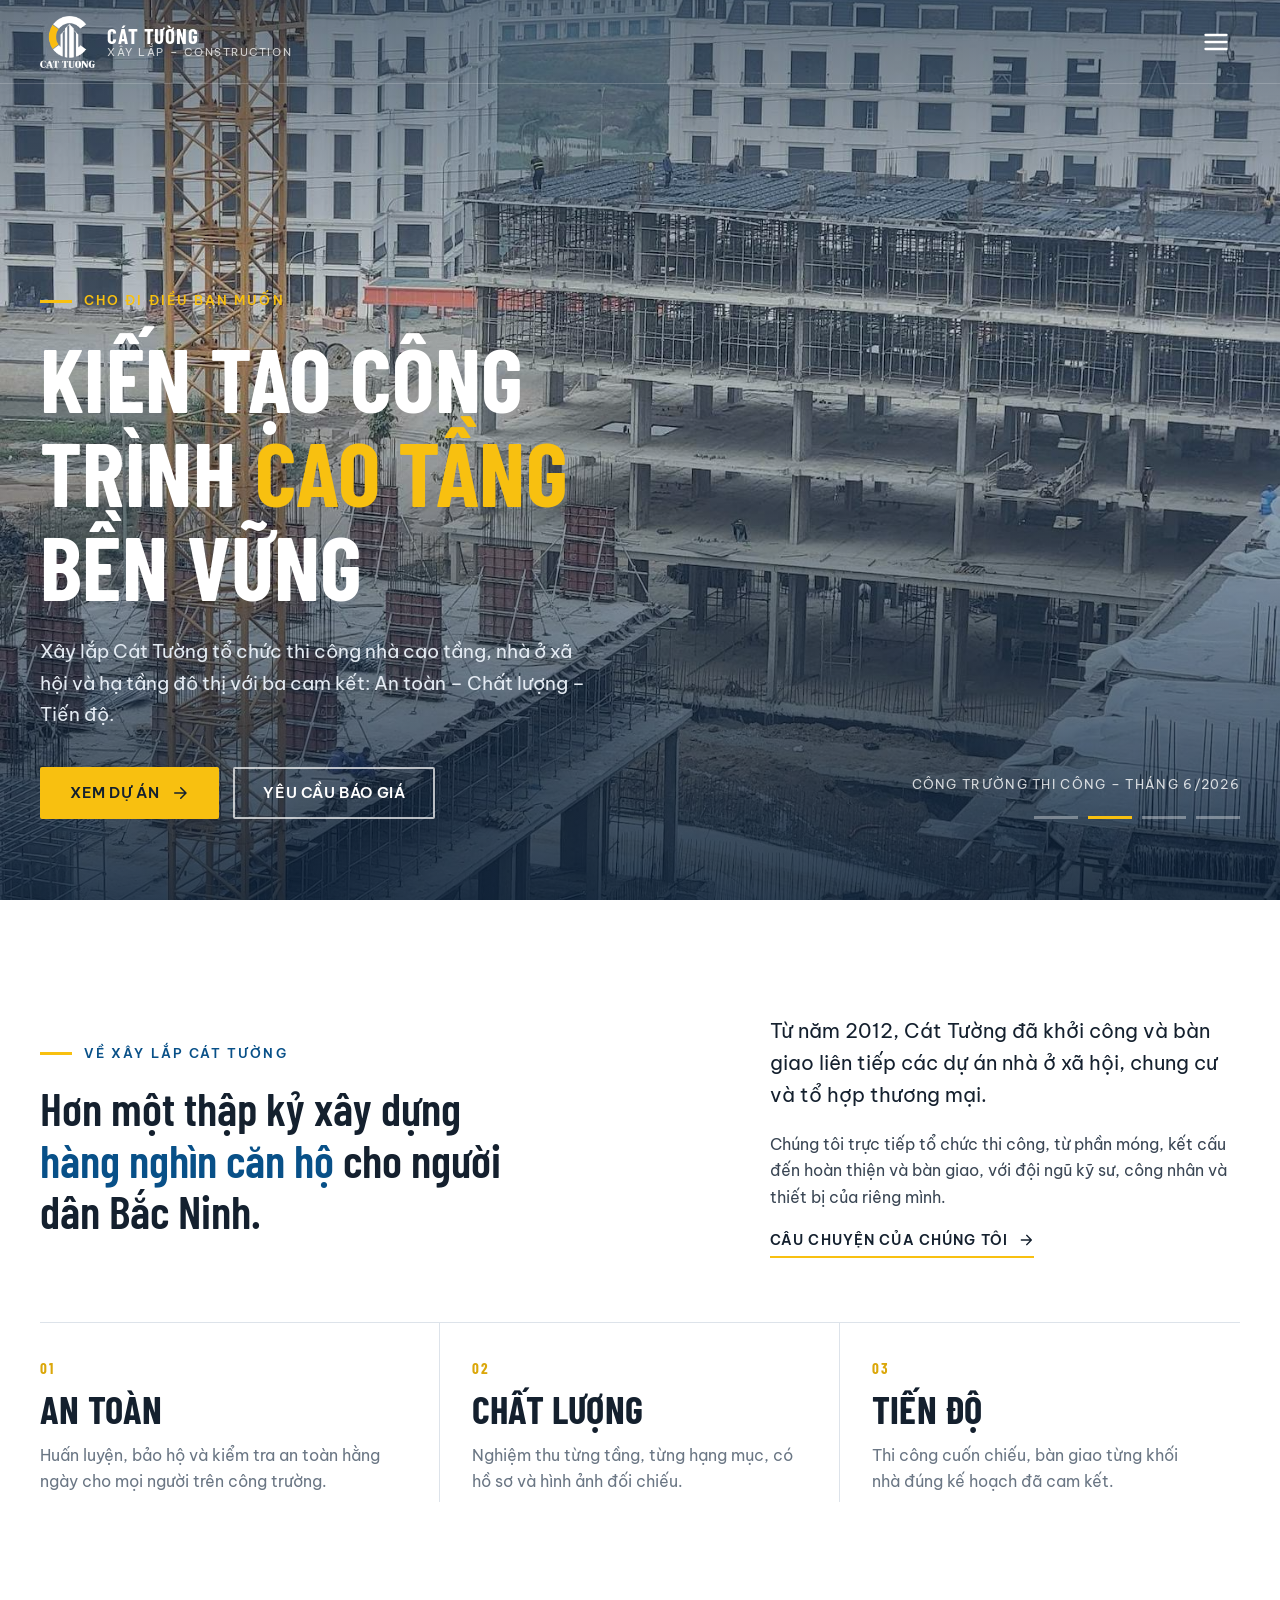
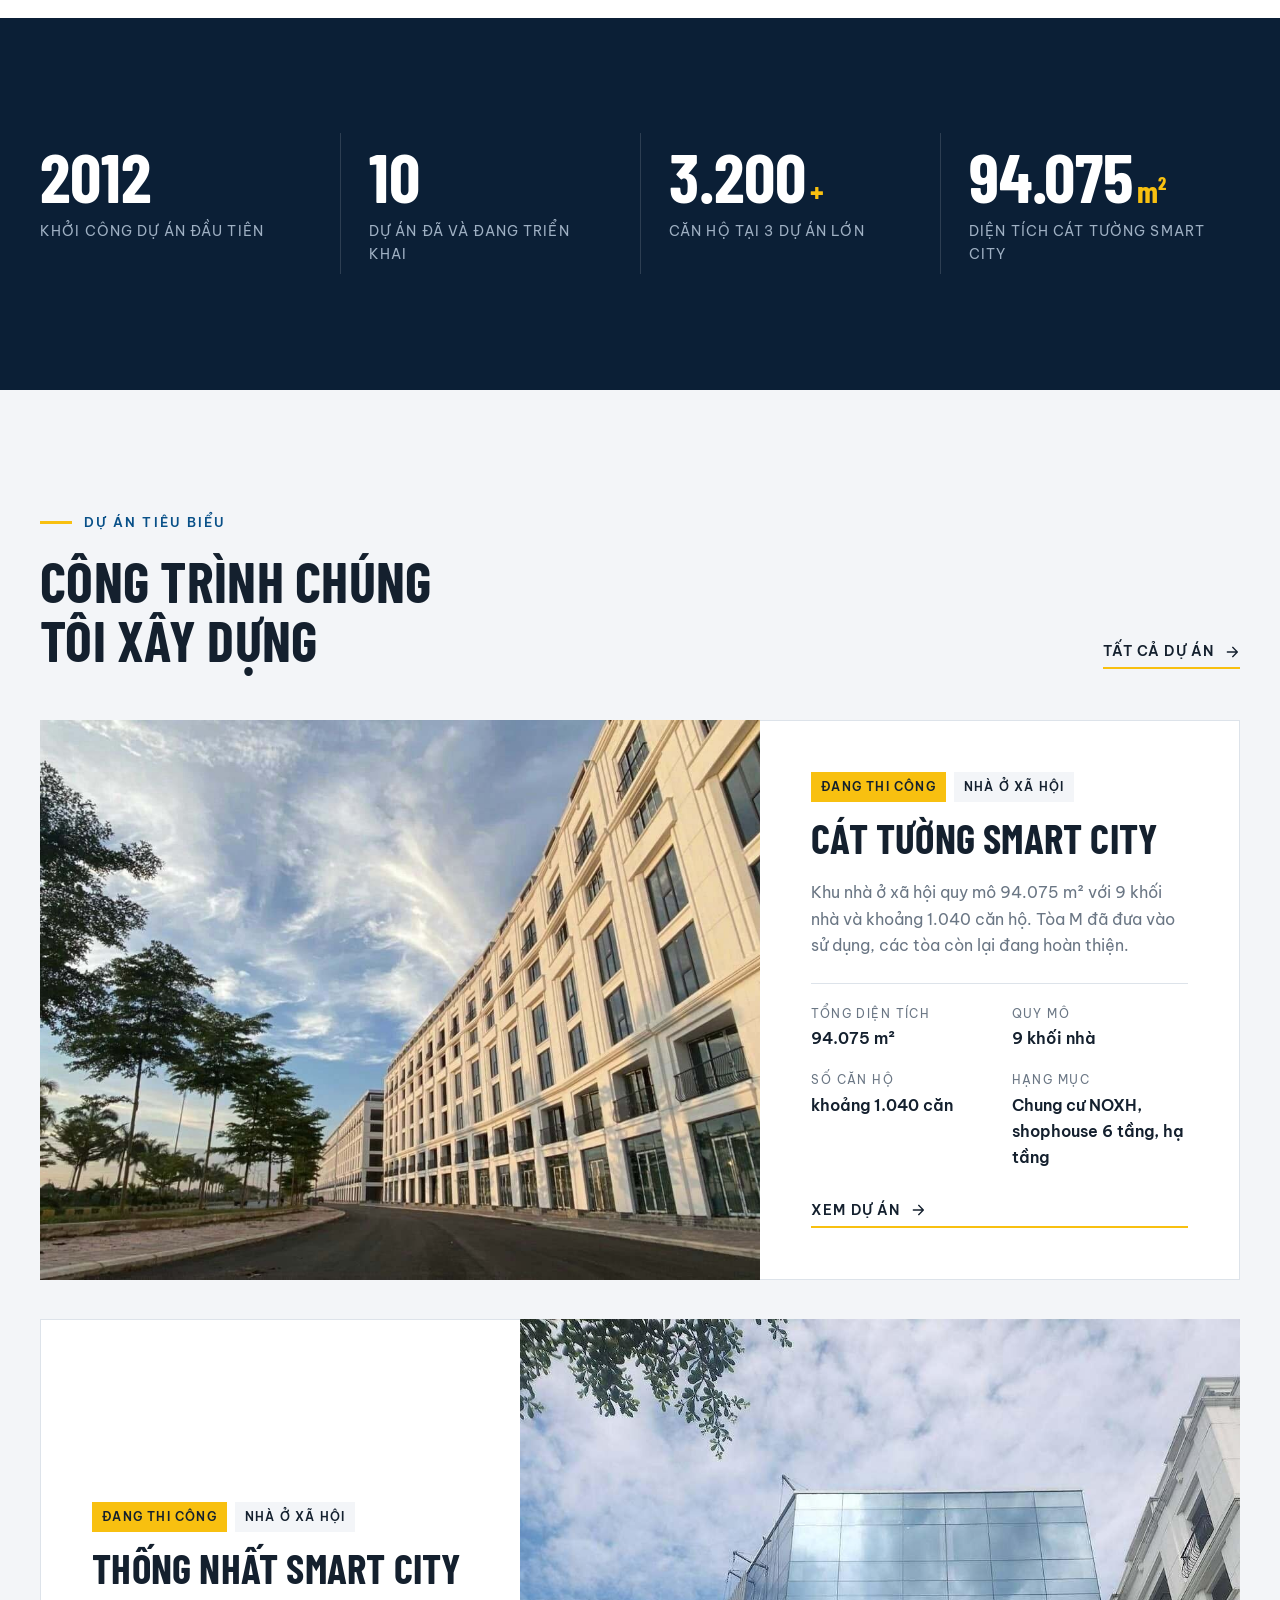
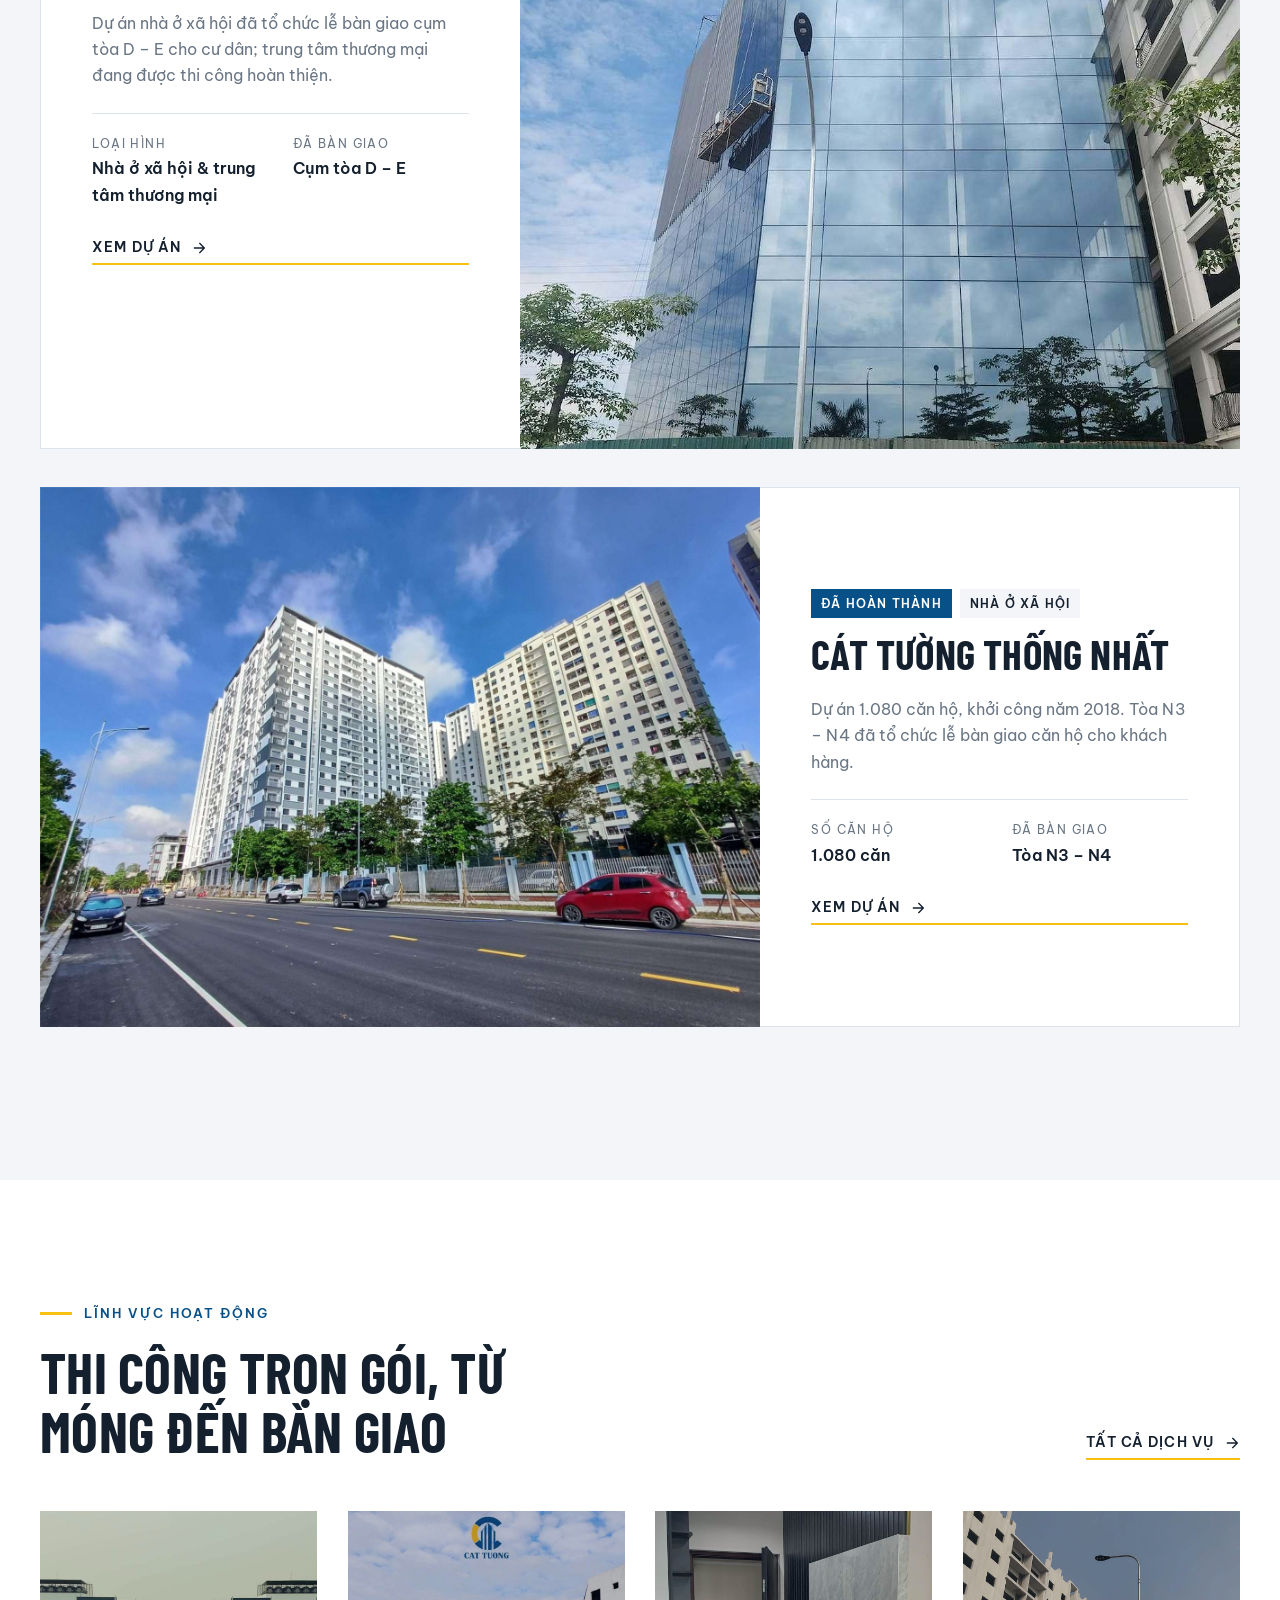
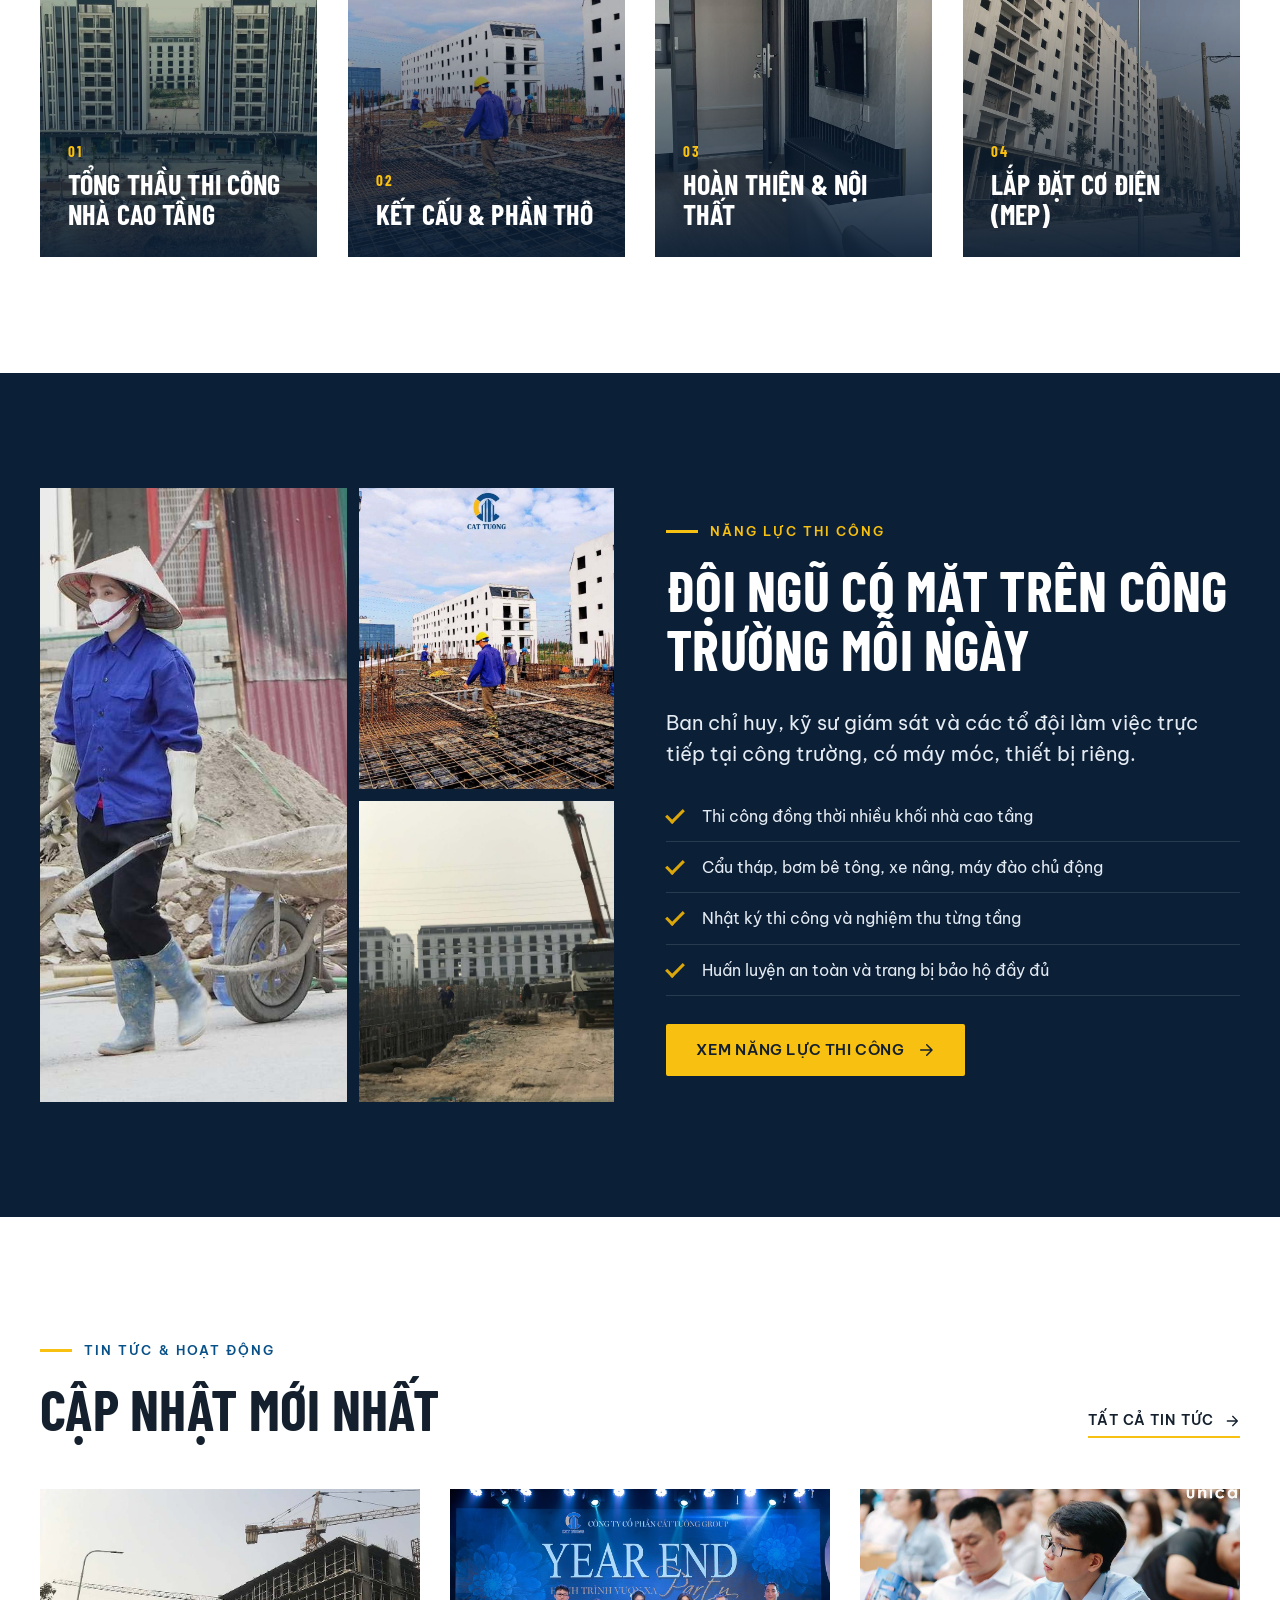
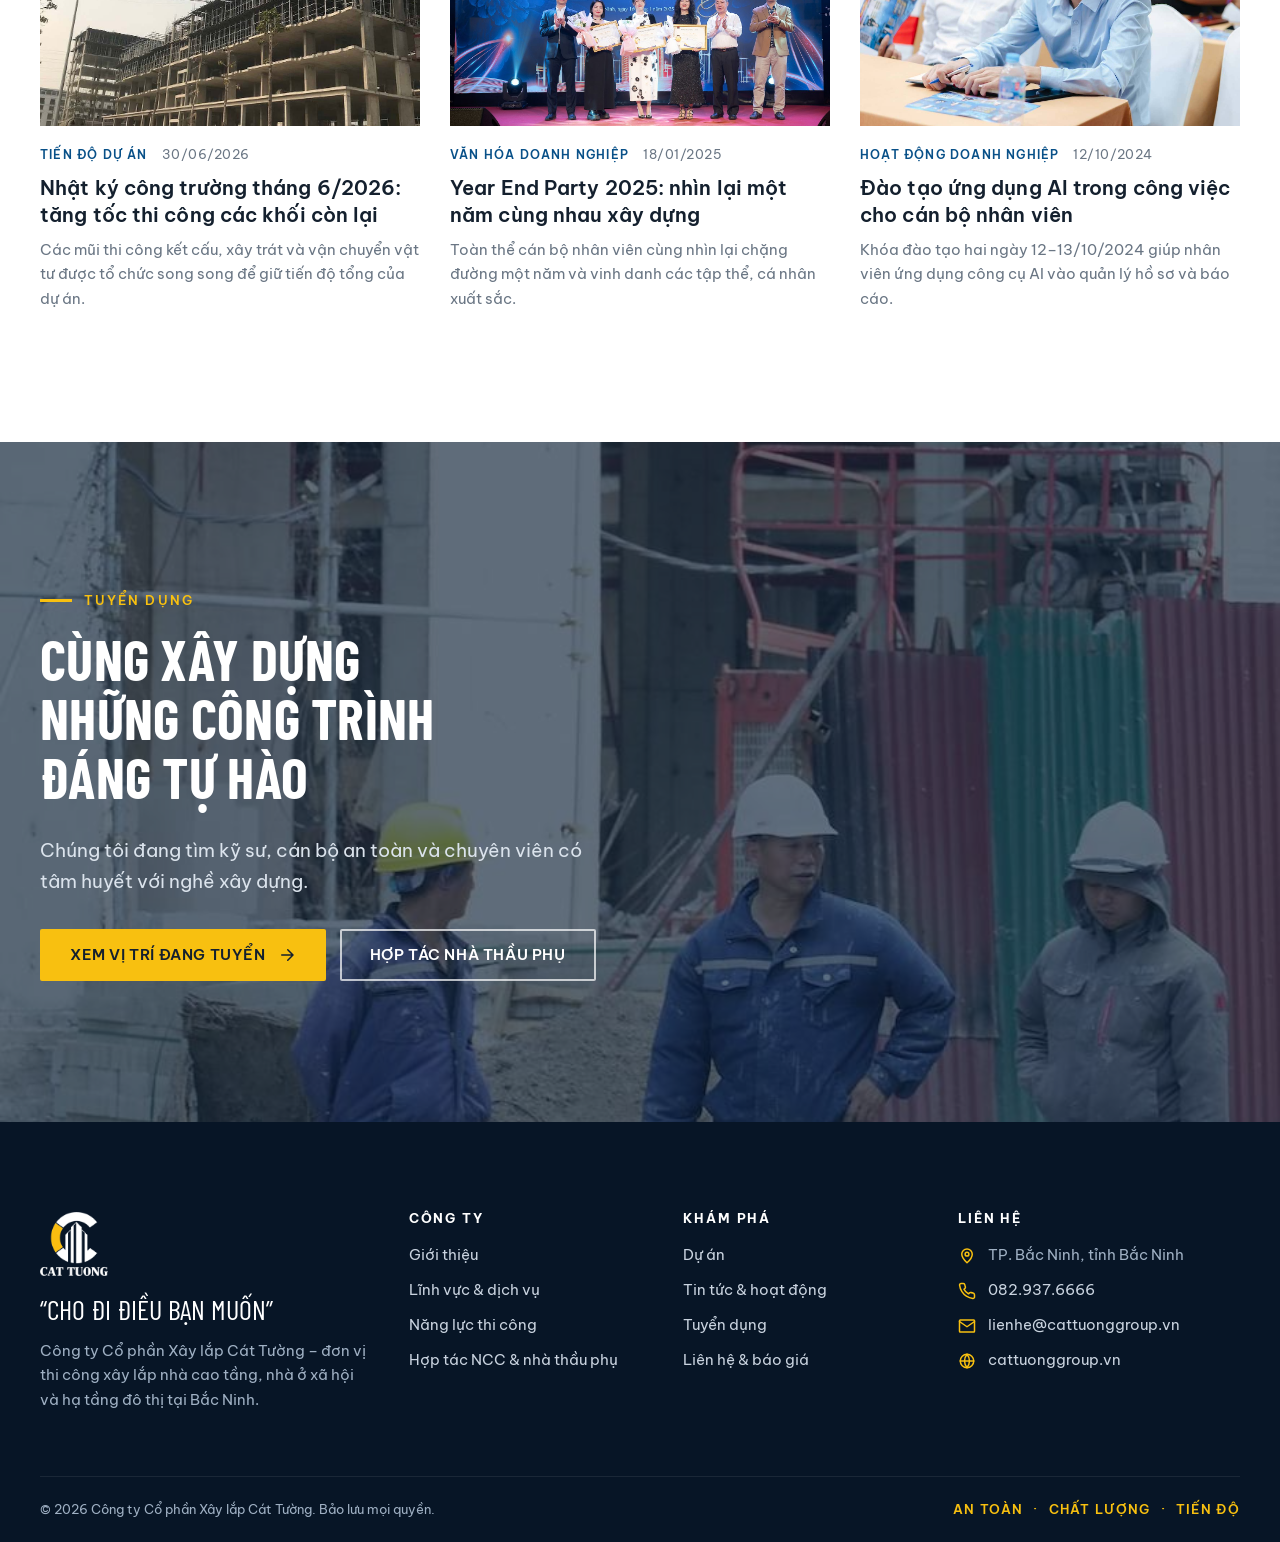
<file: index.html>
<!doctype html>
<html lang="vi" class="no-js">
<head>
  <meta charset="utf-8">
  <meta name="viewport" content="width=device-width, initial-scale=1">
  <title>Xây lắp Cát Tường – Thi công nhà cao tầng | An toàn – Chất lượng – Tiến độ</title>
  <meta name="description" content="Công ty Xây lắp Cát Tường – tổng thầu thi công nhà cao tầng, nhà ở xã hội và hạ tầng đô thị tại Bắc Ninh. An toàn – Chất lượng – Tiến độ.">
  <link rel="icon" href="assets/img/logo.png">
  <link rel="preconnect" href="https://fonts.googleapis.com"><link rel="preconnect" href="https://fonts.gstatic.com" crossorigin>
  <link href="https://fonts.googleapis.com/css2?family=Barlow+Condensed:wght@500;600;700&family=Be+Vietnam+Pro:wght@400;500;600&display=swap" rel="stylesheet">
  <link rel="stylesheet" href="assets/css/style.css">
  <link rel="preload" as="image" href="assets/img/hero-1.jpg">
</head>
<body data-page="home" class="has-hero">
<main id="main">

  <!-- HERO -->
  <section class="hero" aria-label="Giới thiệu">
    <div class="hero-slides">
      <div class="hero-slide" data-caption="Cát Tường Smart City – Yên Phong, Bắc Ninh"><img src="assets/img/hero-1.jpg" alt="Dãy nhà Cát Tường Smart City đã hoàn thiện mặt ngoài"></div>
      <div class="hero-slide" data-caption="Công trường thi công – tháng 6/2026"><img src="assets/img/hero-2.jpg" alt="Toàn cảnh công trường với cẩu tháp" loading="lazy"></div>
      <div class="hero-slide" data-caption="Thi công cốt thép sàn"><img src="assets/img/hero-3.jpg" alt="Công nhân đội mũ bảo hộ buộc cốt thép sàn" loading="lazy"></div>
      <div class="hero-slide" data-caption="Shophouse 6 tầng – Cát Tường Smart City"><img src="assets/img/hero-4.jpg" alt="Dãy shophouse lúc hoàng hôn" loading="lazy"></div>
    </div>
    <div class="wrap hero-content">
      <span class="eyebrow">Cho đi điều bạn muốn</span>
      <h1>Kiến tạo công trình <em>cao tầng</em> bền vững</h1>
      <p class="hero-sub">Xây lắp Cát Tường tổ chức thi công nhà cao tầng, nhà ở xã hội và hạ tầng đô thị với ba cam kết: An toàn – Chất lượng – Tiến độ.</p>
      <div class="hero-actions">
        <a class="btn btn--gold" href="du-an.html">Xem dự án <span data-icon="arrow"></span></a>
        <a class="btn btn--ghost" href="lien-he.html?need=Yêu cầu báo giá">Yêu cầu báo giá</a>
      </div>
    </div>
    <div class="hero-caption" aria-live="polite"></div>
    <div class="hero-meta">
      <button class="hero-dot" type="button" aria-label="Ảnh 1"></button>
      <button class="hero-dot" type="button" aria-label="Ảnh 2"></button>
      <button class="hero-dot" type="button" aria-label="Ảnh 3"></button>
      <button class="hero-dot" type="button" aria-label="Ảnh 4"></button>
    </div>
  </section>

  <!-- INTRO + VALUES -->
  <section class="section">
    <div class="wrap">
      <div class="split">
        <div class="s-7 reveal">
          <span class="eyebrow">Về Xây lắp Cát Tường</span>
          <p class="statement">Hơn một thập kỷ xây dựng <em>hàng nghìn căn hộ</em> cho người dân Bắc Ninh.</p>
        </div>
        <div class="s-5 reveal">
          <p class="lead">Từ năm 2012, Cát Tường đã khởi công và bàn giao liên tiếp các dự án nhà ở xã hội, chung cư và tổ hợp thương mại.</p>
          <p>Chúng tôi trực tiếp tổ chức thi công, từ phần móng, kết cấu đến hoàn thiện và bàn giao, với đội ngũ kỹ sư, công nhân và thiết bị của riêng mình.</p>
          <a class="arrow-link" href="gioi-thieu.html">Câu chuyện của chúng tôi <span data-icon="arrow"></span></a>
        </div>
      </div>
      <div class="values reveal">
        <div class="value"><span class="num">01</span><h3>An toàn</h3><p>Huấn luyện, bảo hộ và kiểm tra an toàn hằng ngày cho mọi người trên công trường.</p></div>
        <div class="value"><span class="num">02</span><h3>Chất lượng</h3><p>Nghiệm thu từng tầng, từng hạng mục, có hồ sơ và hình ảnh đối chiếu.</p></div>
        <div class="value"><span class="num">03</span><h3>Tiến độ</h3><p>Thi công cuốn chiếu, bàn giao từng khối nhà đúng kế hoạch đã cam kết.</p></div>
      </div>
    </div>
  </section>

  <!-- STATS -->
  <section class="section section--dark" aria-label="Con số nổi bật">
    <div class="wrap">
      <div class="stats reveal">
        <div class="stat"><div class="val">2012</div><div class="lbl">Khởi công dự án đầu tiên</div></div>
        <div class="stat"><div class="val">10</div><div class="lbl">Dự án đã và đang triển khai</div></div>
        <div class="stat"><div class="val">3.200<small>+</small></div><div class="lbl">Căn hộ tại 3 dự án lớn</div></div>
        <div class="stat"><div class="val">94.075<small>m²</small></div><div class="lbl">Diện tích Cát Tường Smart City</div></div>
      </div>
    </div>
  </section>

  <!-- FEATURED PROJECTS -->
  <section class="section section--alt">
    <div class="wrap">
      <div class="section-head reveal">
        <div><span class="eyebrow">Dự án tiêu biểu</span><h2>Công trình chúng tôi xây dựng</h2></div>
        <a class="arrow-link" href="du-an.html">Tất cả dự án <span data-icon="arrow"></span></a>
      </div>
      <div id="featured"></div>
    </div>
  </section>

  <!-- SERVICES -->
  <section class="section">
    <div class="wrap">
      <div class="section-head reveal">
        <div><span class="eyebrow">Lĩnh vực hoạt động</span><h2>Thi công trọn gói, từ móng đến bàn giao</h2></div>
        <a class="arrow-link" href="linh-vuc.html">Tất cả dịch vụ <span data-icon="arrow"></span></a>
      </div>
      <div class="grid grid-4" id="service-tiles"></div>
    </div>
  </section>

  <!-- SAFETY / CAPABILITY -->
  <section class="section section--dark">
    <div class="wrap split">
      <div class="s-6 reveal">
        <div class="mosaic">
          <div class="media"><img src="assets/img/site-workers.jpg" alt="Công nhân vận chuyển vật liệu trên công trường" loading="lazy"></div>
          <div class="media"><img src="assets/img/site-rebar.jpg" alt="Thi công cốt thép sàn" loading="lazy"></div>
          <div class="media"><img src="assets/img/site-pump.jpg" alt="Xe bơm bê tông tại công trường" loading="lazy"></div>
        </div>
      </div>
      <div class="s-6 reveal">
        <span class="eyebrow">Năng lực thi công</span>
        <h2>Đội ngũ có mặt trên công trường mỗi ngày</h2>
        <p class="lead">Ban chỉ huy, kỹ sư giám sát và các tổ đội làm việc trực tiếp tại công trường, có máy móc, thiết bị riêng.</p>
        <ul class="checks">
          <li>Thi công đồng thời nhiều khối nhà cao tầng</li>
          <li>Cẩu tháp, bơm bê tông, xe nâng, máy đào chủ động</li>
          <li>Nhật ký thi công và nghiệm thu từng tầng</li>
          <li>Huấn luyện an toàn và trang bị bảo hộ đầy đủ</li>
        </ul>
        <a class="btn btn--gold" href="nang-luc.html">Xem năng lực thi công <span data-icon="arrow"></span></a>
      </div>
    </div>
  </section>

  <!-- NEWS -->
  <section class="section">
    <div class="wrap">
      <div class="section-head reveal">
        <div><span class="eyebrow">Tin tức & hoạt động</span><h2>Cập nhật mới nhất</h2></div>
        <a class="arrow-link" href="tin-tuc.html">Tất cả tin tức <span data-icon="arrow"></span></a>
      </div>
      <div class="grid grid-3" id="home-news"></div>
    </div>
  </section>

  <!-- CAREERS CTA -->
  <section class="cta-band on-dark">
    <img class="bg" src="assets/img/site-team.jpg" alt="" loading="lazy">
    <div class="wrap reveal">
      <span class="eyebrow">Tuyển dụng</span>
      <h2>Cùng xây dựng những công trình đáng tự hào</h2>
      <p>Chúng tôi đang tìm kỹ sư, cán bộ an toàn và chuyên viên có tâm huyết với nghề xây dựng.</p>
      <div class="hero-actions">
        <a class="btn btn--gold" href="tuyen-dung.html">Xem vị trí đang tuyển <span data-icon="arrow"></span></a>
        <a class="btn btn--ghost" href="hop-tac.html">Hợp tác nhà thầu phụ</a>
      </div>
    </div>
  </section>

</main>
<script src="assets/js/data.js"></script>
<script src="assets/js/store.js"></script>
<script src="assets/js/main.js"></script>
</body>
</html>
</file>
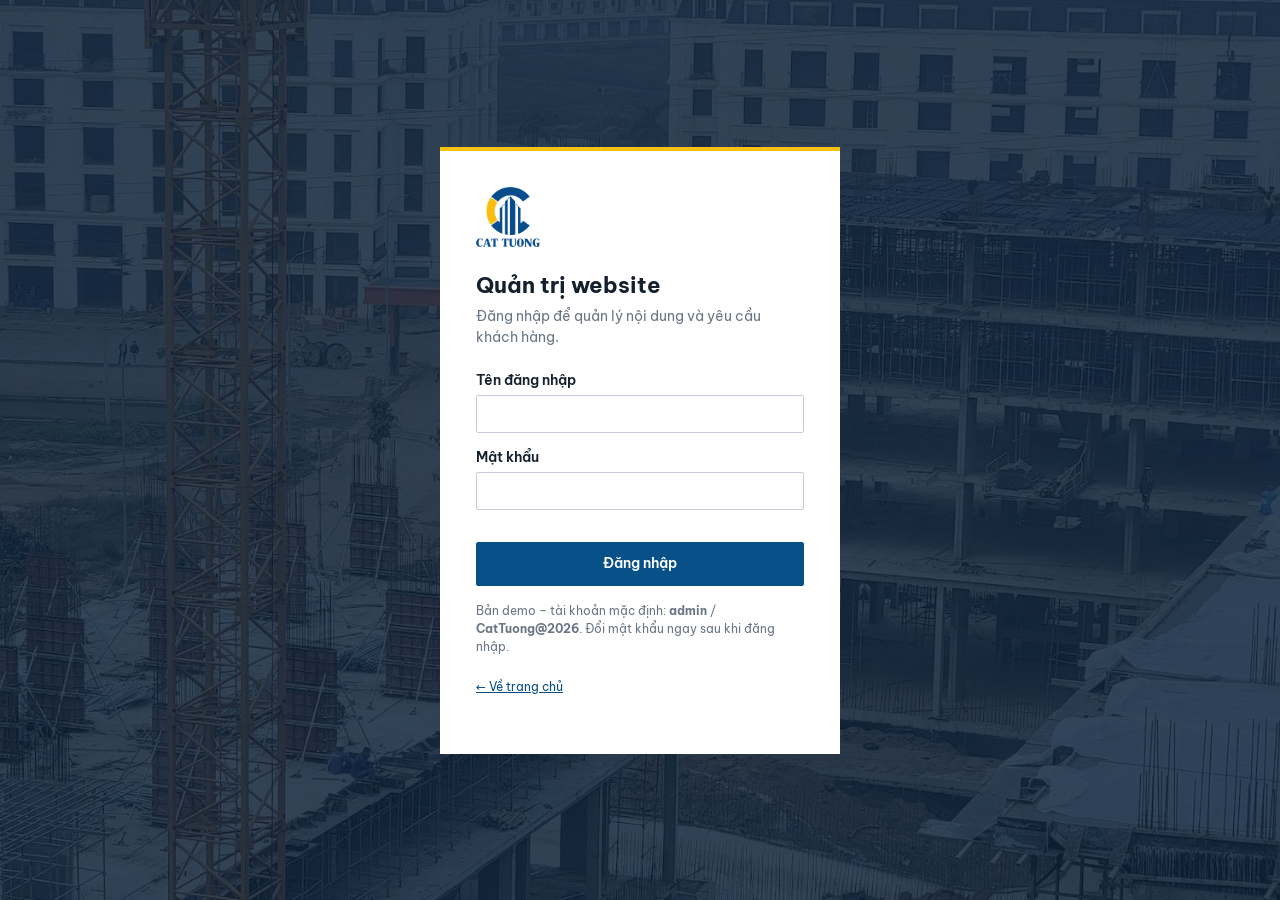
<file: admin.html>
<!doctype html>
<html lang="vi">
<head>
  <meta charset="utf-8">
  <meta name="viewport" content="width=device-width, initial-scale=1">
  <meta name="robots" content="noindex, nofollow">
  <title>Quản trị website | Xây lắp Cát Tường</title>
  <link rel="icon" href="assets/img/logo.png">
  <link rel="preconnect" href="https://fonts.googleapis.com"><link rel="preconnect" href="https://fonts.gstatic.com" crossorigin>
  <link href="https://fonts.googleapis.com/css2?family=Be+Vietnam+Pro:wght@400;500;600;700&display=swap" rel="stylesheet">
  <link rel="stylesheet" href="assets/css/admin.css">
</head>
<body>

<!-- Đăng nhập -->
<section class="login" id="login" hidden>
  <form class="login-card" id="login-form" novalidate>
    <img src="assets/img/logo.png" alt="Logo Cát Tường">
    <h1>Quản trị website</h1>
    <p>Đăng nhập để quản lý nội dung và yêu cầu khách hàng.</p>
    <div class="row"><label class="lbl" for="l-user">Tên đăng nhập</label><input class="input" id="l-user" autocomplete="username" required></div>
    <div class="row"><label class="lbl" for="l-pass">Mật khẩu</label><input class="input" id="l-pass" type="password" autocomplete="current-password" required></div>
    <div class="err" id="l-err" role="alert"></div>
    <button class="btn btn--primary" type="submit" style="width:100%;justify-content:center;min-height:44px">Đăng nhập</button>
    <p class="help" style="margin-top:16px">Bản demo – tài khoản mặc định: <b>admin</b> / <b>CatTuong@2026</b>. Đổi mật khẩu ngay sau khi đăng nhập.</p>
    <p class="help"><a href="index.html">← Về trang chủ</a></p>
  </form>
</section>

<!-- Ứng dụng -->
<div class="app" id="app" hidden>
  <aside class="side" id="side">
    <div class="brand"><img src="assets/img/logo-light.png" alt=""><div><strong>Cát Tường</strong><span>Quản trị website</span></div></div>
    <nav id="side-nav" aria-label="Quản trị"></nav>
  </aside>
  <main class="main">
    <div class="topbar">
      <div style="display:flex;gap:10px;align-items:center">
        <button class="btn menu-btn" id="menu-btn" type="button" aria-label="Menu">☰</button>
        <h1 id="view-title">Tổng quan</h1>
      </div>
      <div class="who"><span id="who"></span><button class="btn btn--sm btn--primary" id="export-data" type="button" title="Tải file data.js chứa nội dung hiện tại để tải lên GitHub">⬇ Xuất data.js</button><a class="btn btn--sm" href="index.html" target="_blank" rel="noopener">Xem website ↗</a><button class="btn btn--sm" id="logout" type="button">Đăng xuất</button></div>
    </div>
    <div class="demo-note">Bản demo giai đoạn 3: dữ liệu được lưu trong trình duyệt này. Khi triển khai backend, các thao tác sẽ được lưu trên máy chủ và áp dụng cho mọi người xem.</div>
    <div id="view"></div>
  </main>
</div>

<!-- Ngăn kéo chỉnh sửa -->
<div class="drawer" id="drawer" role="dialog" aria-modal="true" aria-labelledby="drawer-title">
  <header><h2 id="drawer-title" style="font-size:18px"></h2><button class="btn btn--sm" type="button" data-close aria-label="Đóng">✕</button></header>
  <div class="body" id="drawer-body"></div>
  <footer id="drawer-foot"></footer>
</div>
<div class="drawer-bg" id="drawer-bg"></div>
<div class="toast" id="toast" role="status" aria-live="polite"></div>

<script src="assets/js/data.js"></script>
<script src="assets/js/store.js"></script>
<script src="assets/js/admin.js"></script>
</body>
</html>
</file>
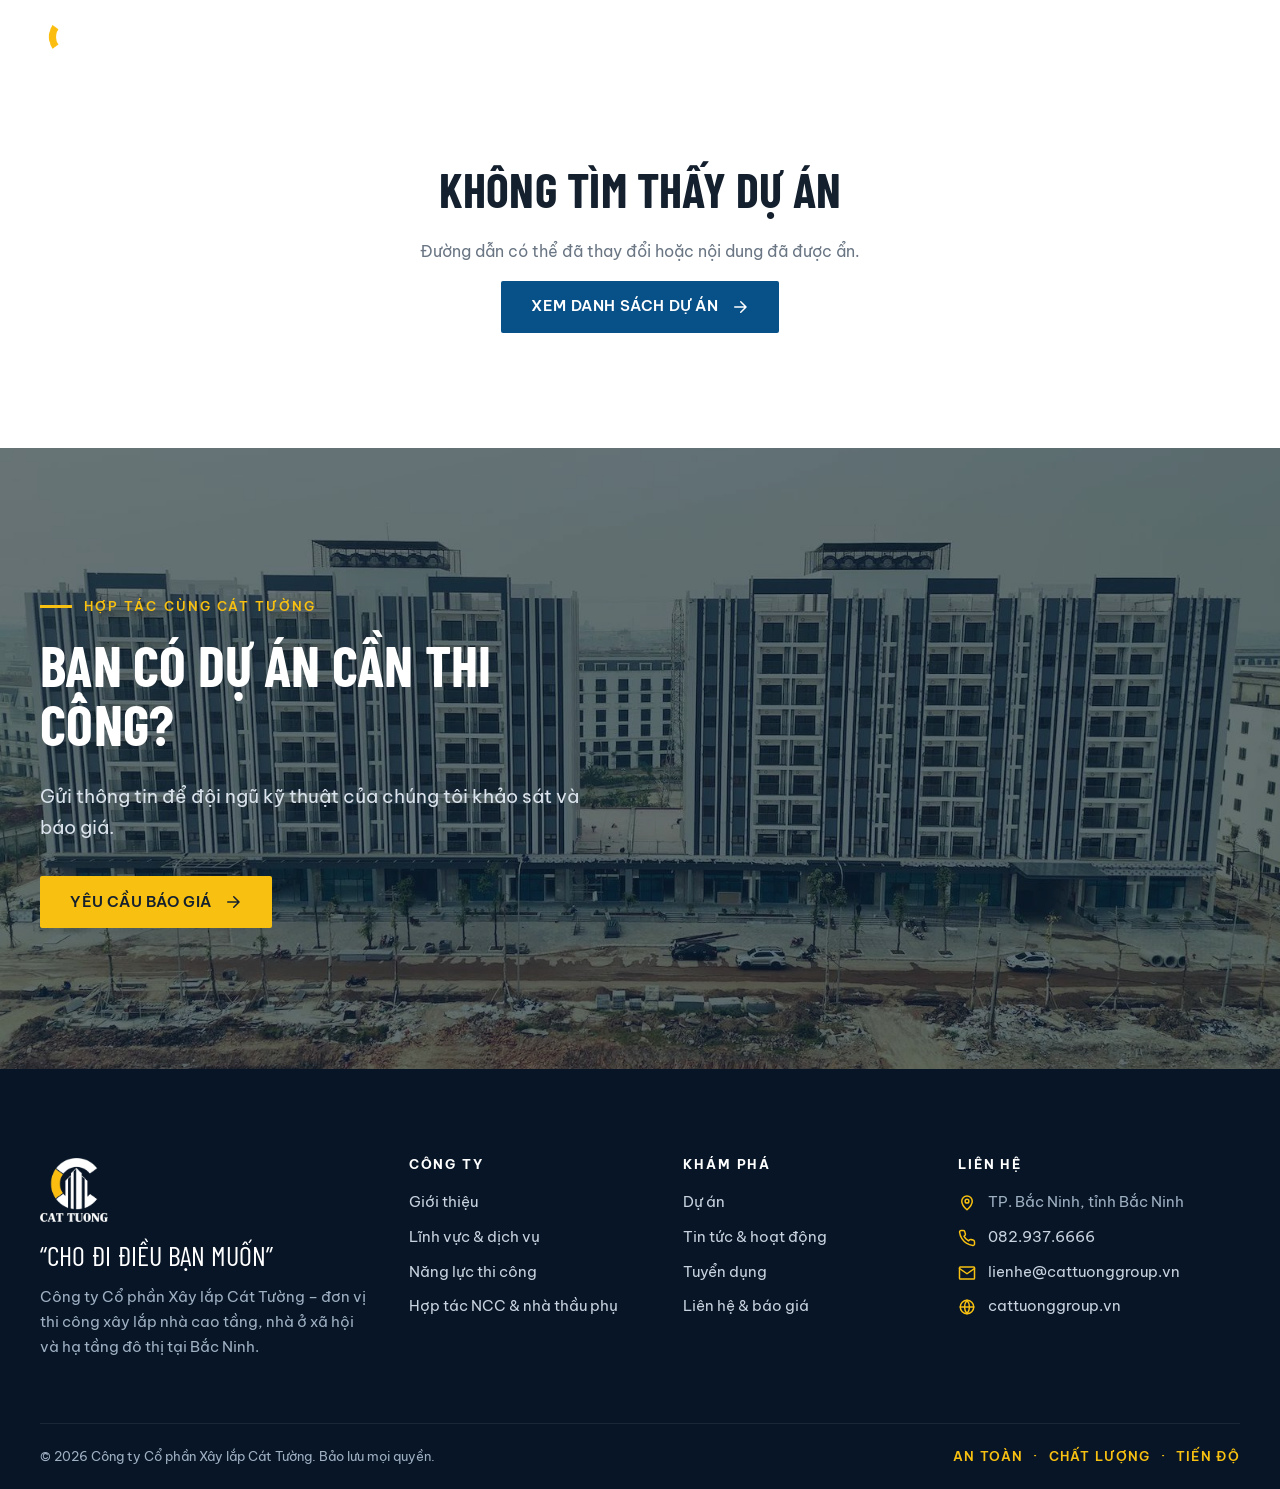
<file: du-an-chi-tiet.html>
<!doctype html>
<html lang="vi" class="no-js">
<head>
  <meta charset="utf-8">
  <meta name="viewport" content="width=device-width, initial-scale=1">
  <title>Chi tiết dự án | Xây lắp Cát Tường</title>
  <meta name="description" content="Thông tin, tiến độ thi công và thư viện ảnh dự án của Xây lắp Cát Tường.">
  <link rel="icon" href="assets/img/logo.png">
  <link rel="preconnect" href="https://fonts.googleapis.com"><link rel="preconnect" href="https://fonts.gstatic.com" crossorigin>
  <link href="https://fonts.googleapis.com/css2?family=Barlow+Condensed:wght@500;600;700&family=Be+Vietnam+Pro:wght@400;500;600&display=swap" rel="stylesheet">
  <link rel="stylesheet" href="assets/css/style.css">
</head>
<body data-page="project" data-nav="projects" class="has-hero">
<main id="main">
  <div id="project-detail"></div>
  <section class="cta-band on-dark">
    <img class="bg" src="assets/img/site-pano-1.jpg" alt="" loading="lazy">
    <div class="wrap">
      <span class="eyebrow">Hợp tác cùng Cát Tường</span>
      <h2>Bạn có dự án cần thi công?</h2>
      <p>Gửi thông tin để đội ngũ kỹ thuật của chúng tôi khảo sát và báo giá.</p>
      <a class="btn btn--gold" href="lien-he.html?need=Yêu cầu báo giá">Yêu cầu báo giá <span data-icon="arrow"></span></a>
    </div>
  </section>
</main>
<script src="assets/js/data.js"></script>
<script src="assets/js/store.js"></script>
<script src="assets/js/main.js"></script>
</body>
</html>
</file>
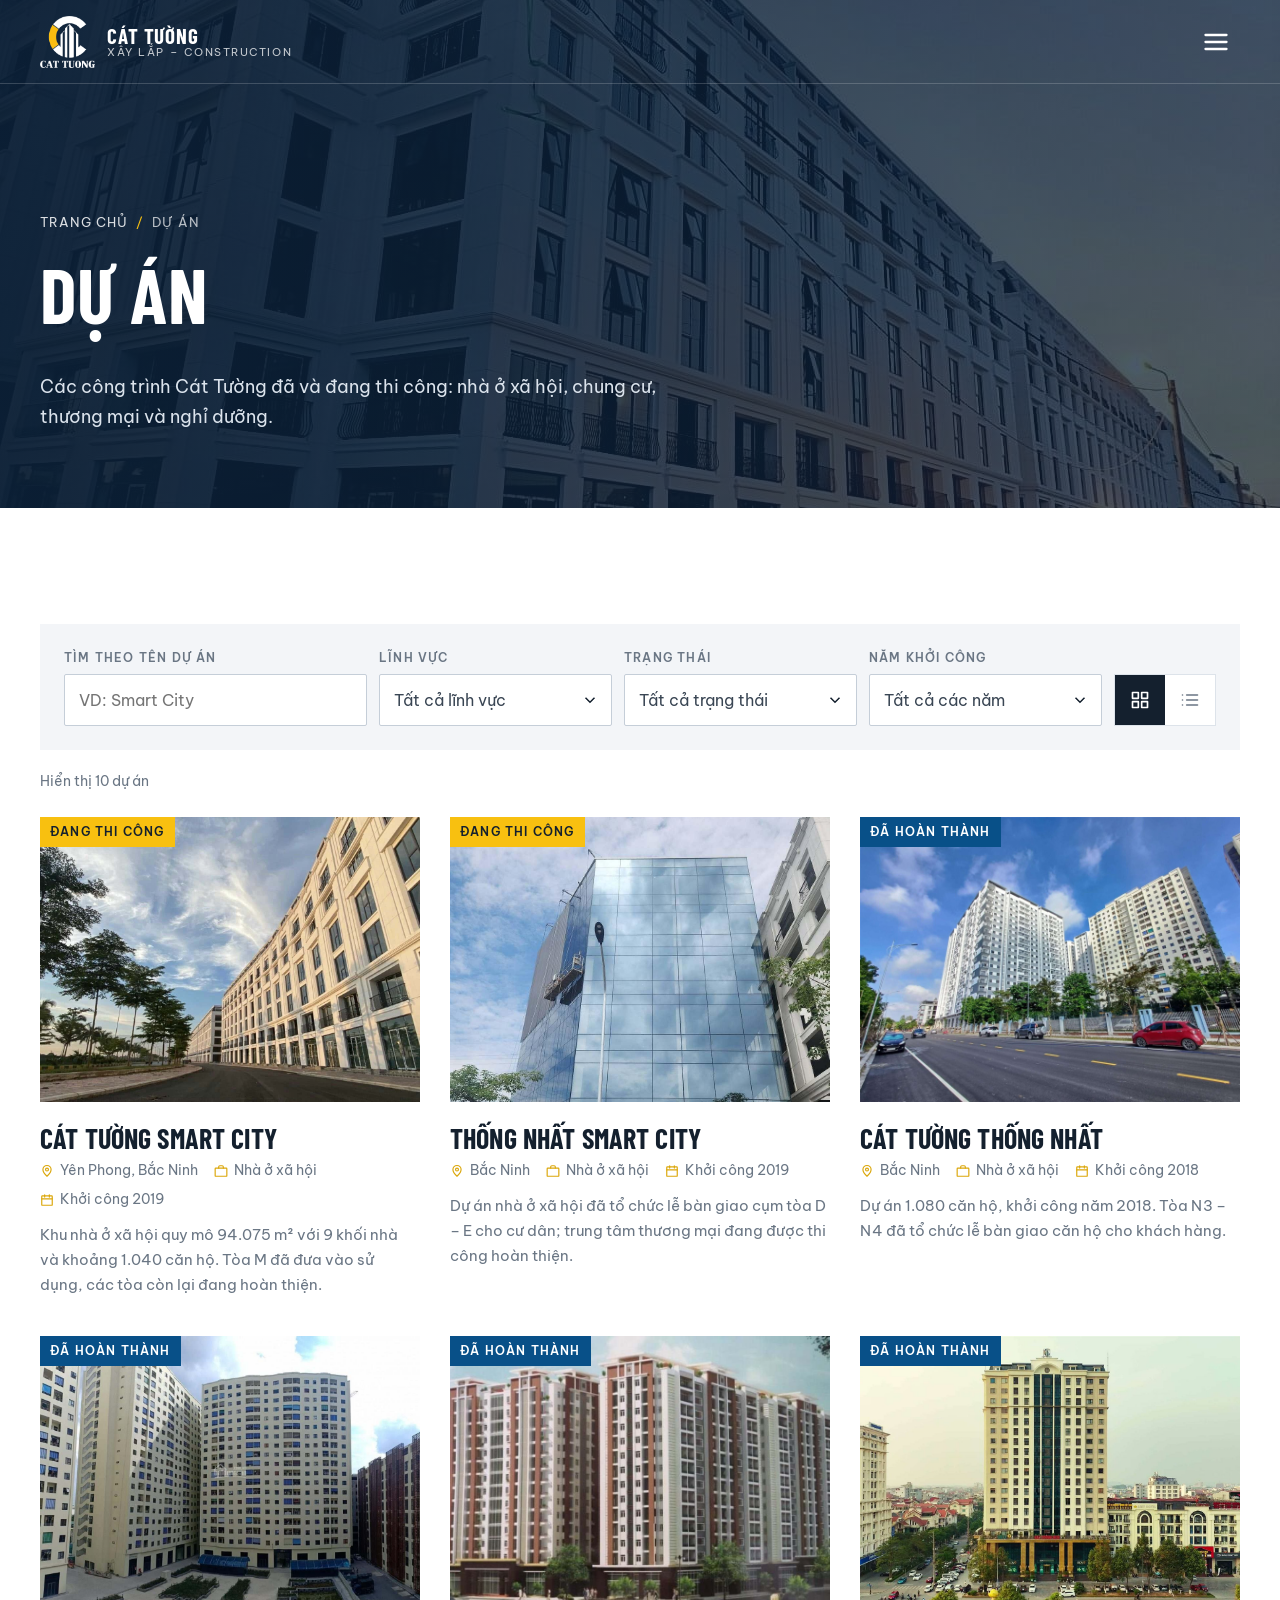
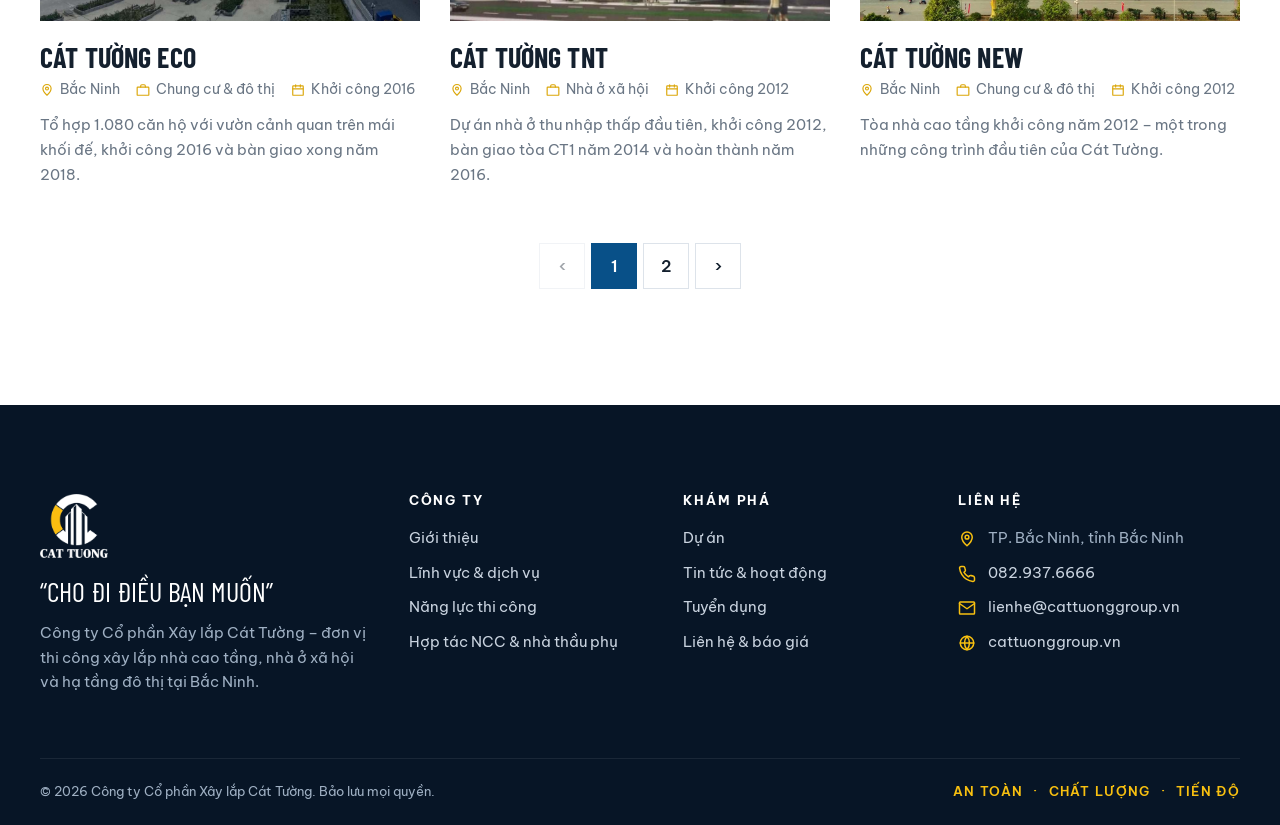
<file: du-an.html>
<!doctype html>
<html lang="vi" class="no-js">
<head>
  <meta charset="utf-8">
  <meta name="viewport" content="width=device-width, initial-scale=1">
  <title>Dự án | Xây lắp Cát Tường</title>
  <meta name="description" content="Danh sách dự án nhà ở xã hội, chung cư, thương mại do Xây lắp Cát Tường thi công tại Bắc Ninh.">
  <link rel="icon" href="assets/img/logo.png">
  <link rel="preconnect" href="https://fonts.googleapis.com"><link rel="preconnect" href="https://fonts.gstatic.com" crossorigin>
  <link href="https://fonts.googleapis.com/css2?family=Barlow+Condensed:wght@500;600;700&family=Be+Vietnam+Pro:wght@400;500;600&display=swap" rel="stylesheet">
  <link rel="stylesheet" href="assets/css/style.css">
</head>
<body data-page="projects" class="has-hero">
<main id="main">
  <section class="page-hero">
    <img class="bg" src="assets/img/hero-4.jpg" alt="">
    <div class="wrap">
      <nav class="crumbs" aria-label="Breadcrumb"><a href="index.html">Trang chủ</a><span aria-hidden="true">/</span><span>Dự án</span></nav>
      <h1>Dự án</h1>
      <p>Các công trình Cát Tường đã và đang thi công: nhà ở xã hội, chung cư, thương mại và nghỉ dưỡng.</p>
    </div>
  </section>

  <section class="section">
    <div class="wrap">
      <form class="toolbar" id="filter-form" role="search" aria-label="Tìm kiếm và lọc dự án">
        <div class="f-search">
          <label for="f-q">Tìm theo tên dự án</label>
          <input class="input" id="f-q" type="search" placeholder="VD: Smart City" autocomplete="off">
        </div>
        <div><label for="f-cat">Lĩnh vực</label><select class="select" id="f-cat"></select></div>
        <div><label for="f-status">Trạng thái</label><select class="select" id="f-status"></select></div>
        <div><label for="f-year">Năm khởi công</label><select class="select" id="f-year"></select></div>
        <div class="view-toggle" role="group" aria-label="Kiểu hiển thị">
          <button type="button" data-view="grid" aria-label="Dạng lưới"><span data-icon="grid"></span></button>
          <button type="button" data-view="list" aria-label="Dạng danh sách"><span data-icon="list"></span></button>
        </div>
      </form>
      <p class="result-count" id="result-count" aria-live="polite"></p>
      <div id="project-results" class="grid grid-3"></div>
      <nav class="pager" id="pager" aria-label="Phân trang"></nav>
    </div>
  </section>
</main>
<script src="assets/js/data.js"></script>
<script src="assets/js/store.js"></script>
<script src="assets/js/main.js"></script>
</body>
</html>
</file>
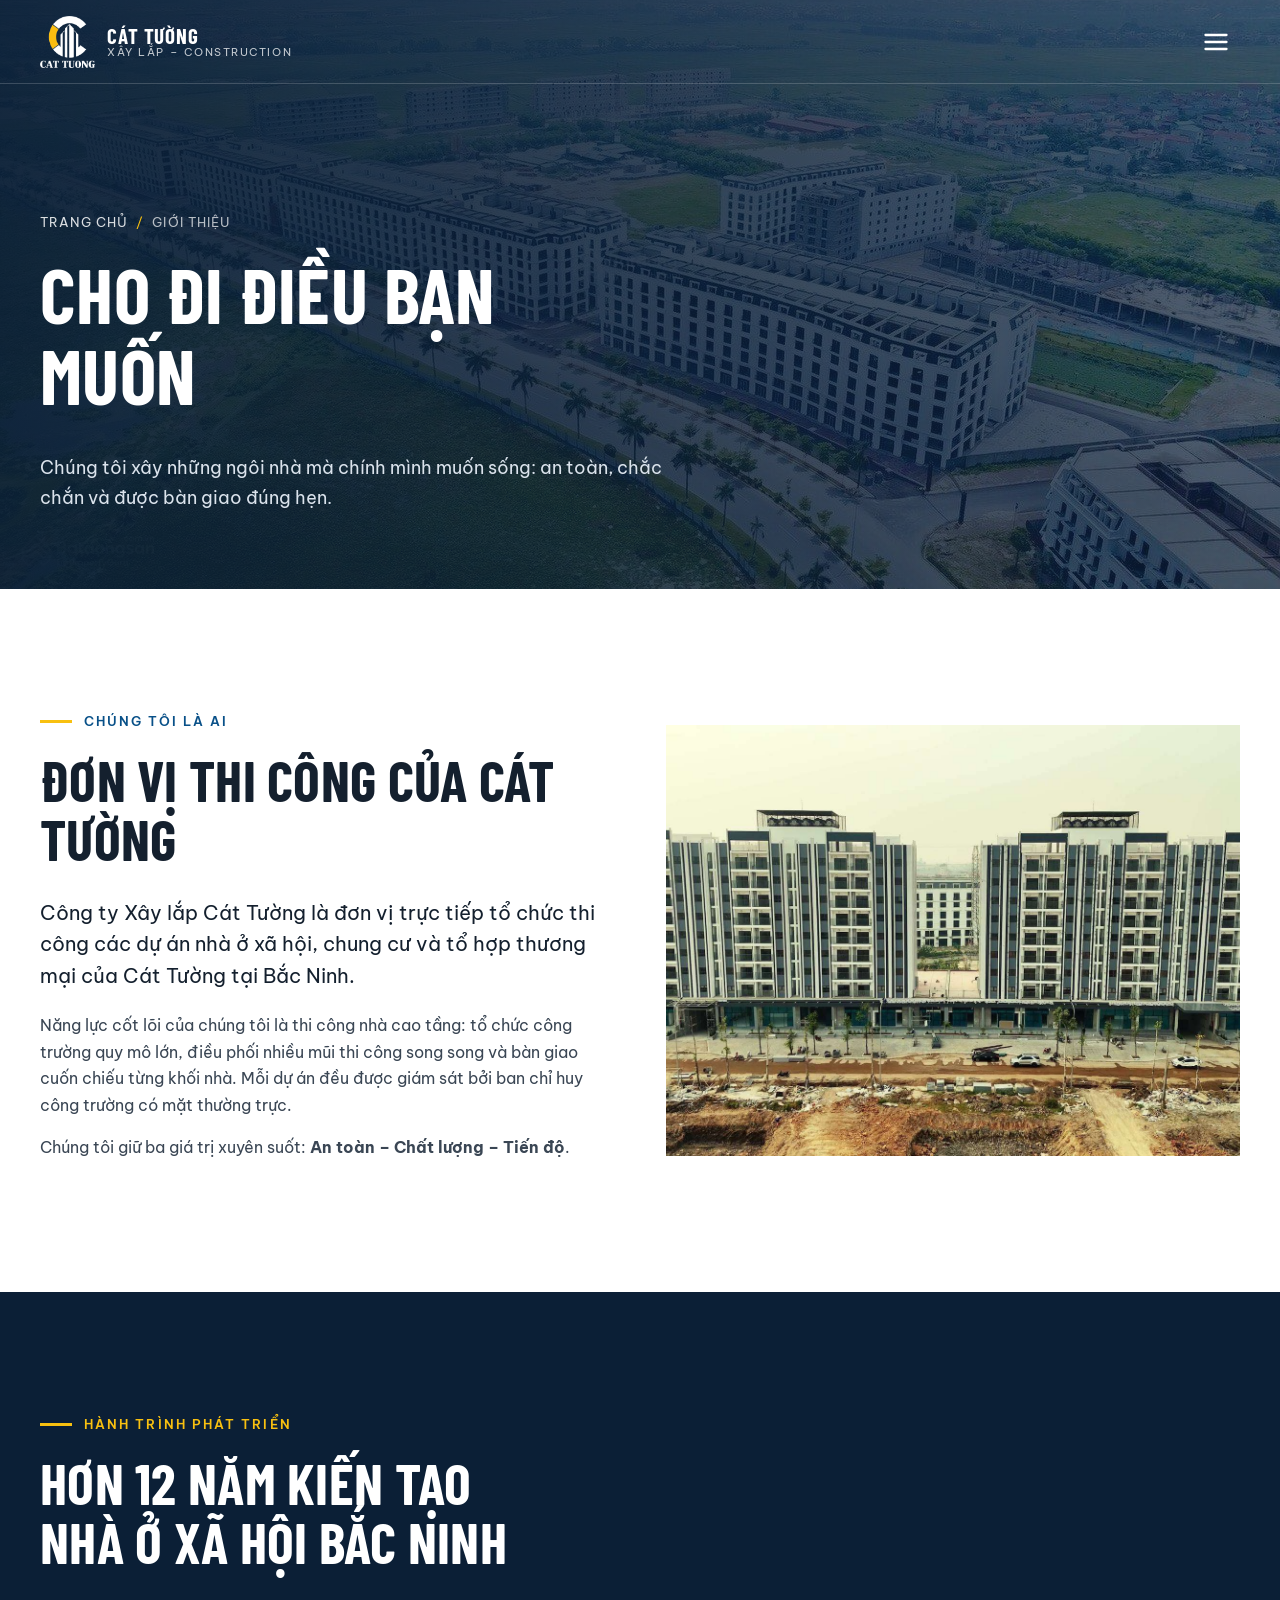
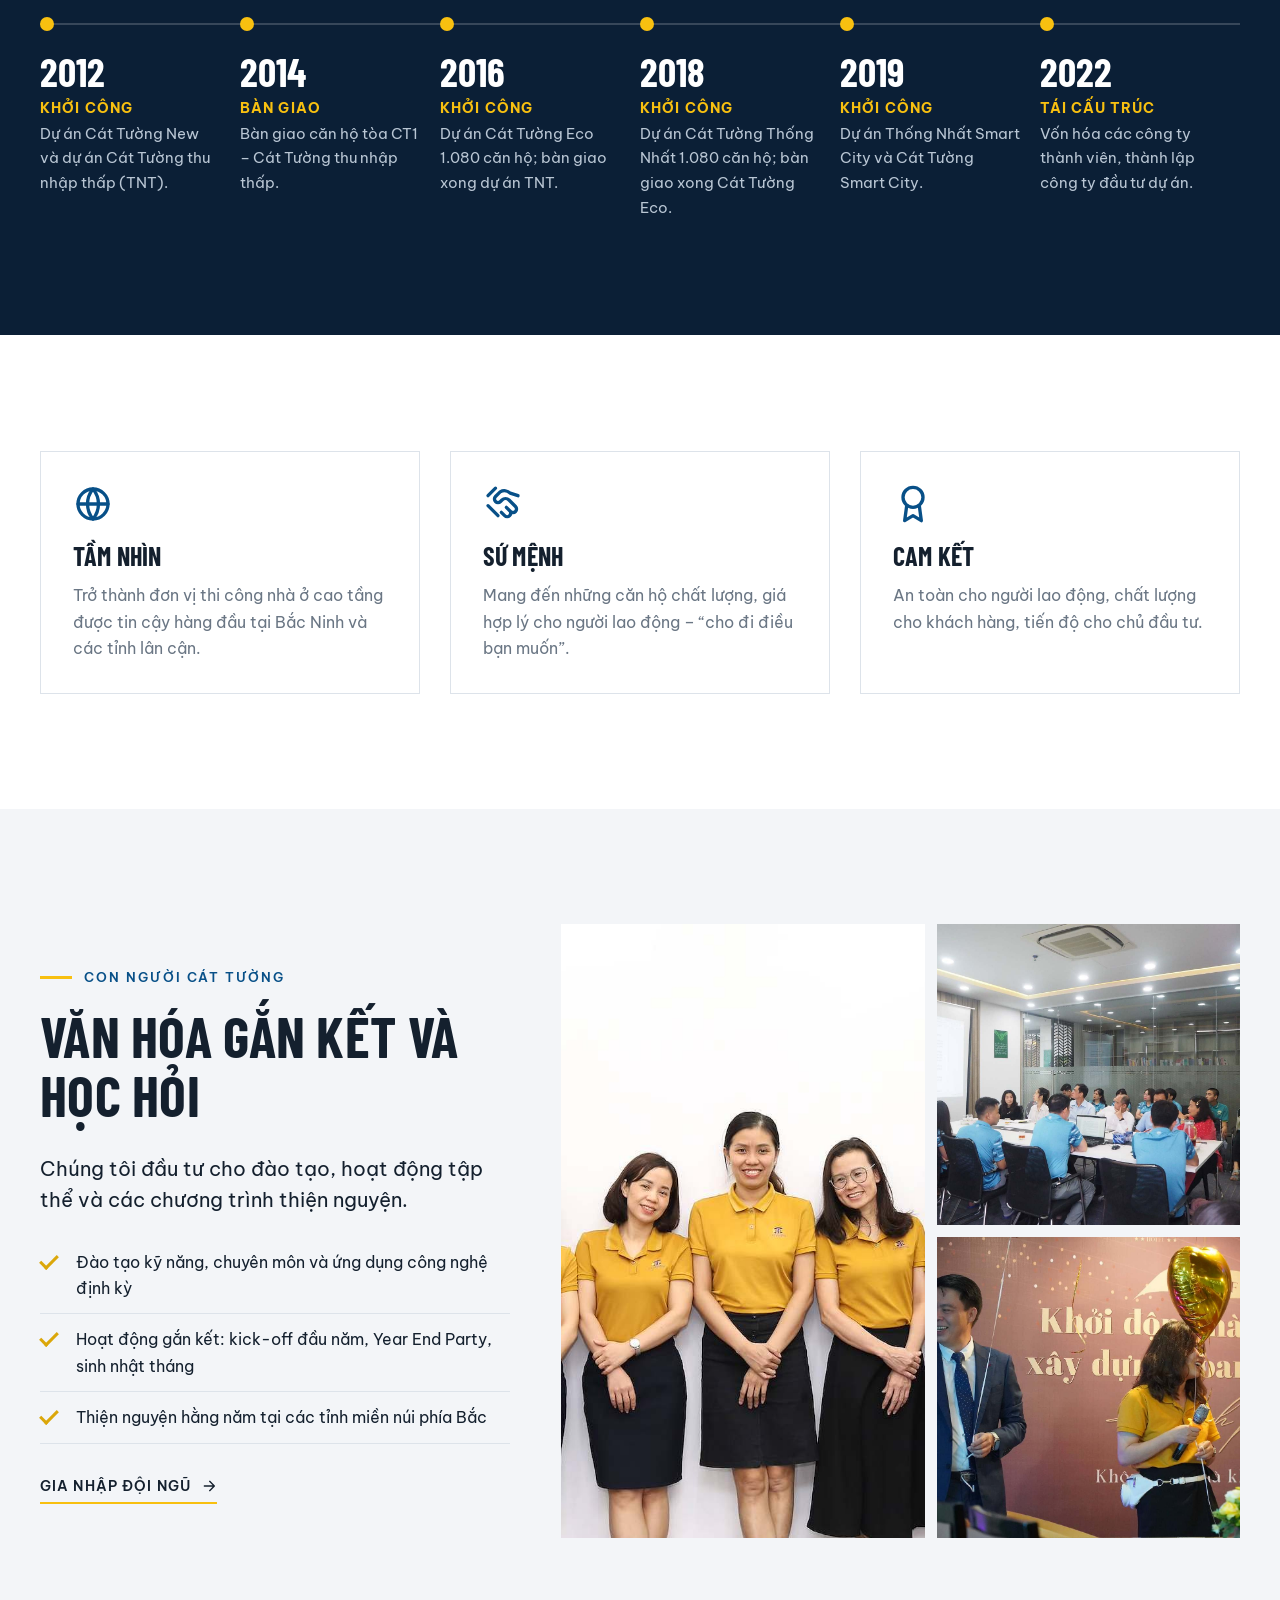
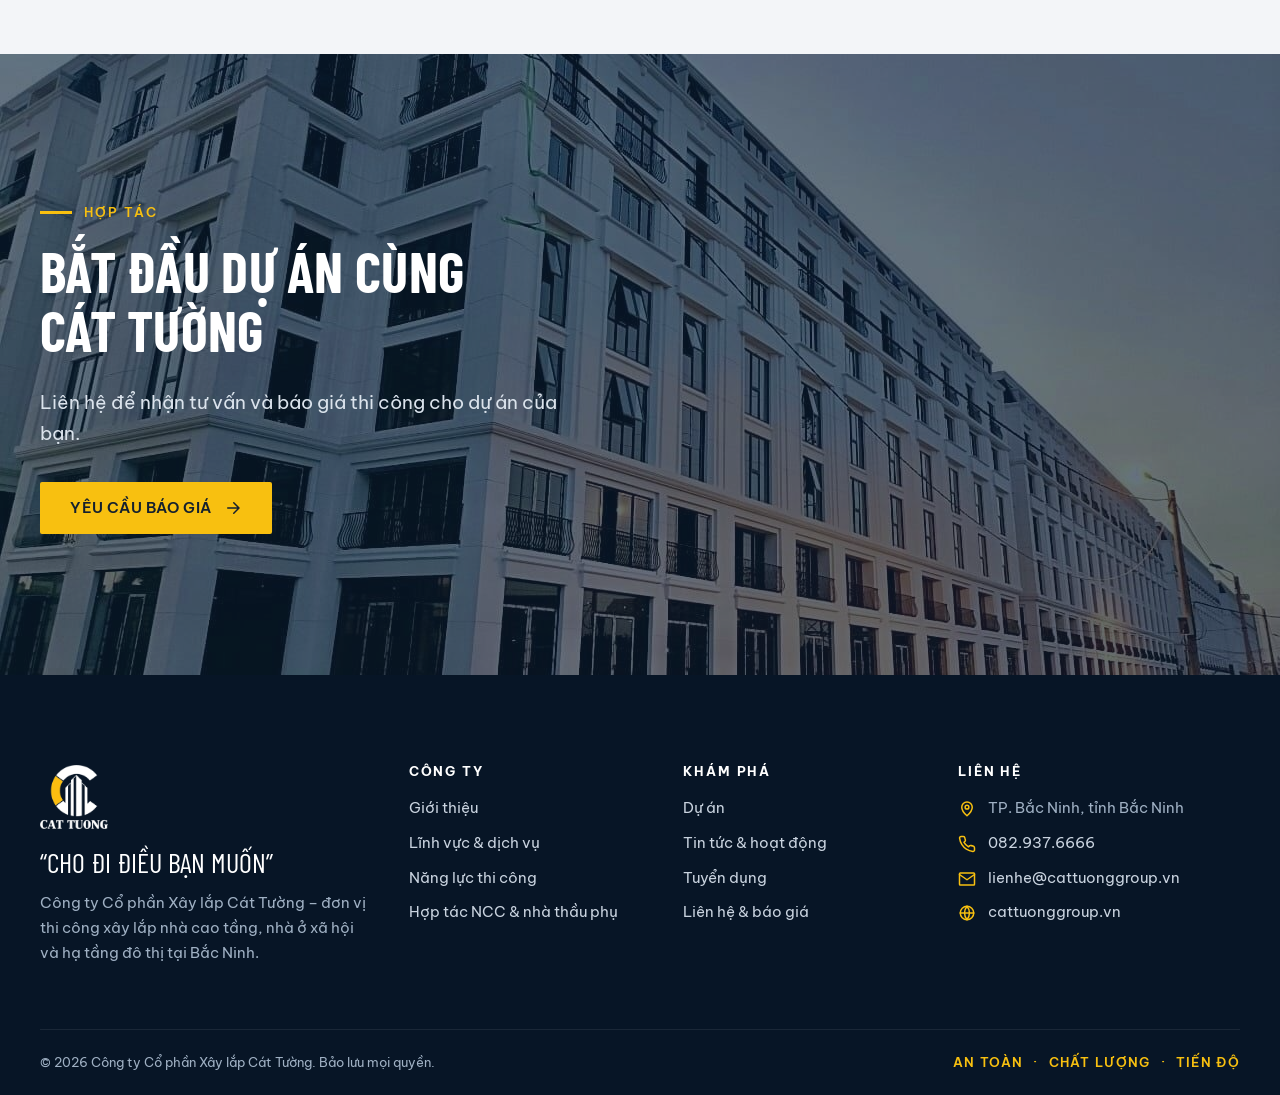
<file: gioi-thieu.html>
<!doctype html>
<html lang="vi" class="no-js">
<head>
  <meta charset="utf-8">
  <meta name="viewport" content="width=device-width, initial-scale=1">
  <title>Giới thiệu | Xây lắp Cát Tường</title>
  <meta name="description" content="Hành trình hơn 12 năm kiến tạo nhà ở xã hội và công trình cao tầng tại Bắc Ninh của Xây lắp Cát Tường.">
  <link rel="icon" href="assets/img/logo.png">
  <link rel="preconnect" href="https://fonts.googleapis.com"><link rel="preconnect" href="https://fonts.gstatic.com" crossorigin>
  <link href="https://fonts.googleapis.com/css2?family=Barlow+Condensed:wght@500;600;700&family=Be+Vietnam+Pro:wght@400;500;600&display=swap" rel="stylesheet">
  <link rel="stylesheet" href="assets/css/style.css">
</head>
<body data-page="about" class="has-hero">
<main id="main">
  <section class="page-hero">
    <img class="bg" src="assets/img/scy-2.jpg" alt="">
    <div class="wrap">
      <nav class="crumbs" aria-label="Breadcrumb"><a href="index.html">Trang chủ</a><span aria-hidden="true">/</span><span>Giới thiệu</span></nav>
      <h1>Cho đi điều bạn muốn</h1>
      <p>Chúng tôi xây những ngôi nhà mà chính mình muốn sống: an toàn, chắc chắn và được bàn giao đúng hẹn.</p>
    </div>
  </section>

  <section class="section">
    <div class="wrap split">
      <div class="s-6 reveal">
        <span class="eyebrow">Chúng tôi là ai</span>
        <h2>Đơn vị thi công của Cát Tường</h2>
        <p class="lead">Công ty Xây lắp Cát Tường là đơn vị trực tiếp tổ chức thi công các dự án nhà ở xã hội, chung cư và tổ hợp thương mại của Cát Tường tại Bắc Ninh.</p>
        <p>Năng lực cốt lõi của chúng tôi là thi công nhà cao tầng: tổ chức công trường quy mô lớn, điều phối nhiều mũi thi công song song và bàn giao cuốn chiếu từng khối nhà. Mỗi dự án đều được giám sát bởi ban chỉ huy công trường có mặt thường trực.</p>
        <p>Chúng tôi giữ ba giá trị xuyên suốt: <strong>An toàn – Chất lượng – Tiến độ</strong>.</p>
      </div>
      <div class="s-6 reveal">
        <div class="media ratio-43"><img src="assets/img/site-pano-1.jpg" alt="Hai khối nhà Cát Tường nhìn từ trên cao" loading="lazy"></div>
      </div>
    </div>
  </section>

  <section class="section section--dark">
    <div class="wrap">
      <div class="section-head reveal"><div><span class="eyebrow">Hành trình phát triển</span><h2>Hơn 12 năm kiến tạo nhà ở xã hội Bắc Ninh</h2></div></div>
      <div class="history reveal">
        <div><div class="yr">2012</div><h4>Khởi công</h4><p>Dự án Cát Tường New và dự án Cát Tường thu nhập thấp (TNT).</p></div>
        <div><div class="yr">2014</div><h4>Bàn giao</h4><p>Bàn giao căn hộ tòa CT1 – Cát Tường thu nhập thấp.</p></div>
        <div><div class="yr">2016</div><h4>Khởi công</h4><p>Dự án Cát Tường Eco 1.080 căn hộ; bàn giao xong dự án TNT.</p></div>
        <div><div class="yr">2018</div><h4>Khởi công</h4><p>Dự án Cát Tường Thống Nhất 1.080 căn hộ; bàn giao xong Cát Tường Eco.</p></div>
        <div><div class="yr">2019</div><h4>Khởi công</h4><p>Dự án Thống Nhất Smart City và Cát Tường Smart City.</p></div>
        <div><div class="yr">2022</div><h4>Tái cấu trúc</h4><p>Vốn hóa các công ty thành viên, thành lập công ty đầu tư dự án.</p></div>
      </div>
    </div>
  </section>

  <section class="section">
    <div class="wrap">
      <div class="grid grid-3">
        <div class="icon-box reveal"><span data-icon="globe"></span><h3>Tầm nhìn</h3><p>Trở thành đơn vị thi công nhà ở cao tầng được tin cậy hàng đầu tại Bắc Ninh và các tỉnh lân cận.</p></div>
        <div class="icon-box reveal"><span data-icon="handshake"></span><h3>Sứ mệnh</h3><p>Mang đến những căn hộ chất lượng, giá hợp lý cho người lao động – “cho đi điều bạn muốn”.</p></div>
        <div class="icon-box reveal"><span data-icon="award"></span><h3>Cam kết</h3><p>An toàn cho người lao động, chất lượng cho khách hàng, tiến độ cho chủ đầu tư.</p></div>
      </div>
    </div>
  </section>

  <section class="section section--alt">
    <div class="wrap split">
      <div class="s-5 reveal">
        <span class="eyebrow">Con người Cát Tường</span>
        <h2>Văn hóa gắn kết và học hỏi</h2>
        <p class="lead">Chúng tôi đầu tư cho đào tạo, hoạt động tập thể và các chương trình thiện nguyện.</p>
        <ul class="checks">
          <li>Đào tạo kỹ năng, chuyên môn và ứng dụng công nghệ định kỳ</li>
          <li>Hoạt động gắn kết: kick-off đầu năm, Year End Party, sinh nhật tháng</li>
          <li>Thiện nguyện hằng năm tại các tỉnh miền núi phía Bắc</li>
        </ul>
        <a class="arrow-link" href="tuyen-dung.html">Gia nhập đội ngũ <span data-icon="arrow"></span></a>
      </div>
      <div class="s-7 reveal">
        <div class="mosaic">
          <div class="media"><img src="assets/img/team-2.jpg" alt="Đội ngũ nhân viên Cát Tường" loading="lazy"></div>
          <div class="media"><img src="assets/img/training.jpg" alt="Buổi đào tạo nội bộ" loading="lazy"></div>
          <div class="media"><img src="assets/img/kickoff.jpg" alt="Sự kiện kick-off" loading="lazy"></div>
        </div>
      </div>
    </div>
  </section>

  <section class="cta-band on-dark">
    <img class="bg" src="assets/img/hero-4.jpg" alt="" loading="lazy">
    <div class="wrap reveal">
      <span class="eyebrow">Hợp tác</span>
      <h2>Bắt đầu dự án cùng Cát Tường</h2>
      <p>Liên hệ để nhận tư vấn và báo giá thi công cho dự án của bạn.</p>
      <a class="btn btn--gold" href="lien-he.html?need=Yêu cầu báo giá">Yêu cầu báo giá <span data-icon="arrow"></span></a>
    </div>
  </section>
</main>
<script src="assets/js/data.js"></script>
<script src="assets/js/store.js"></script>
<script src="assets/js/main.js"></script>
</body>
</html>
</file>
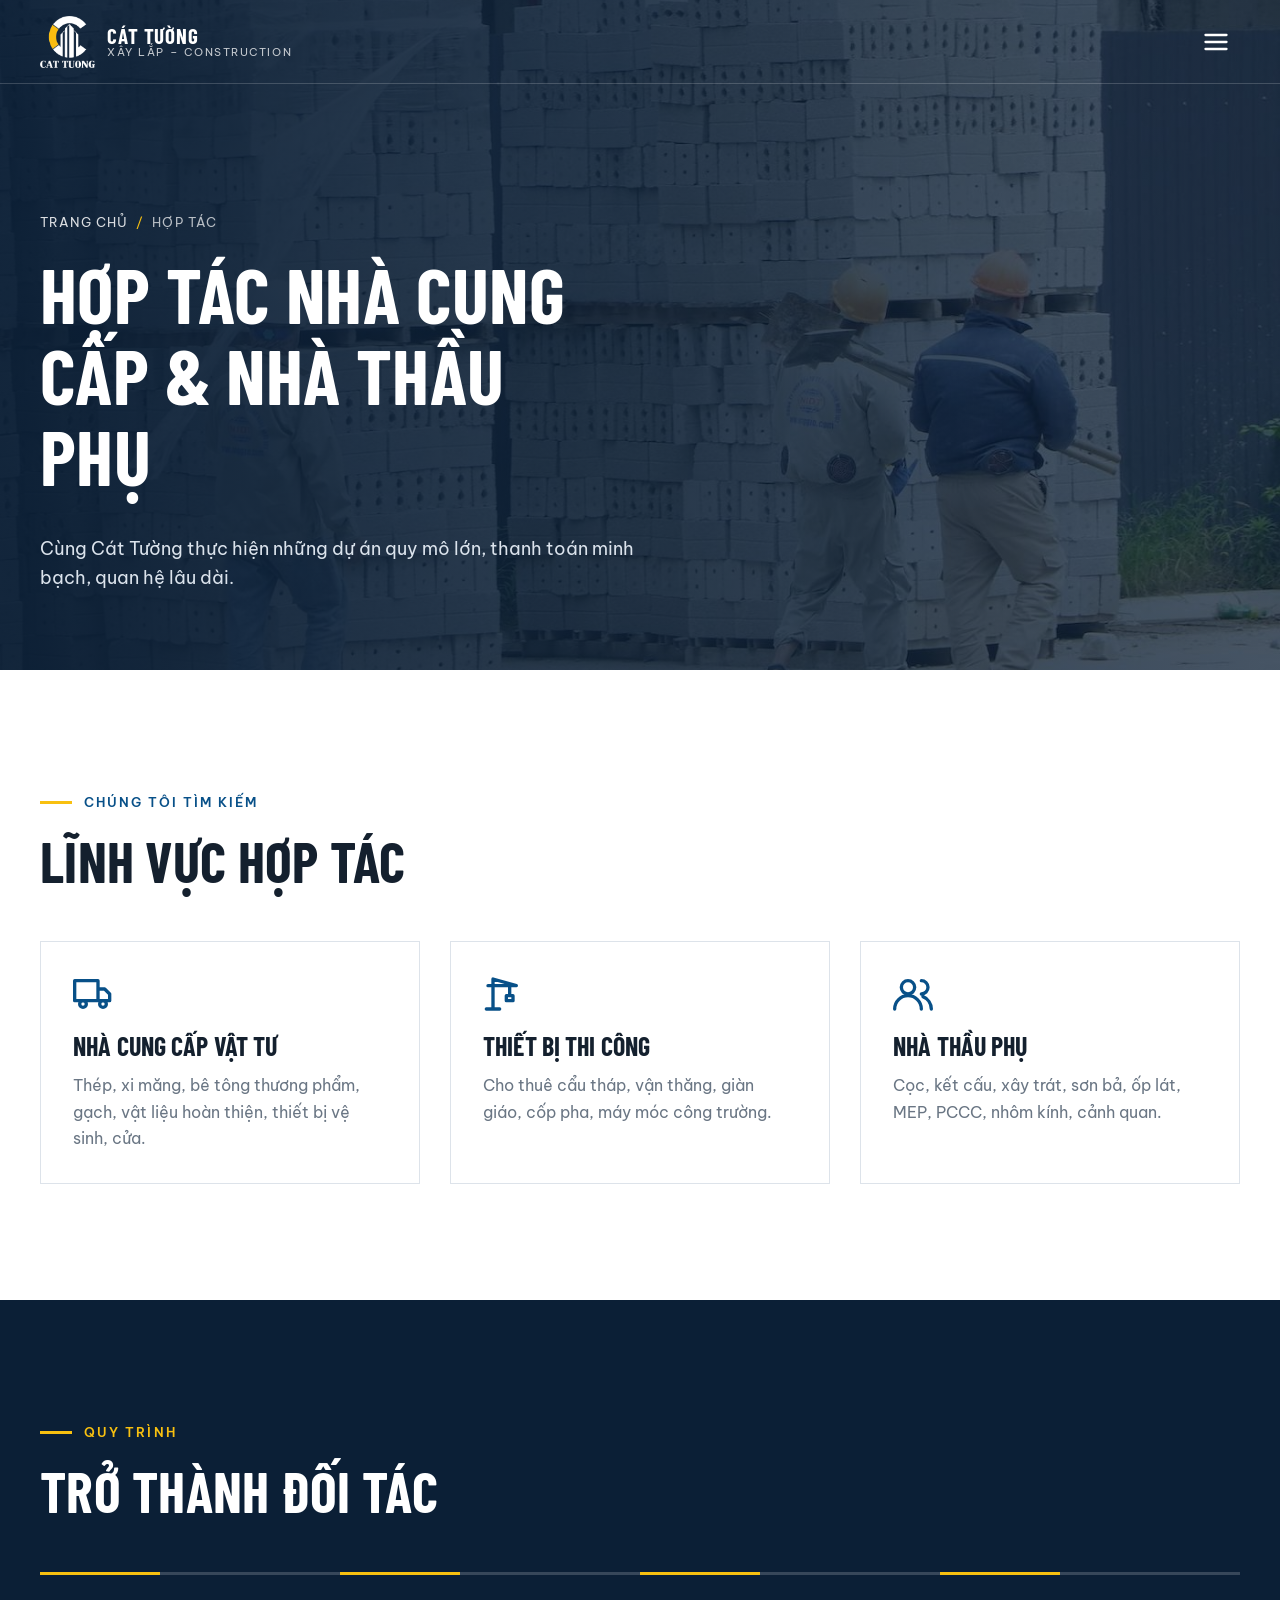
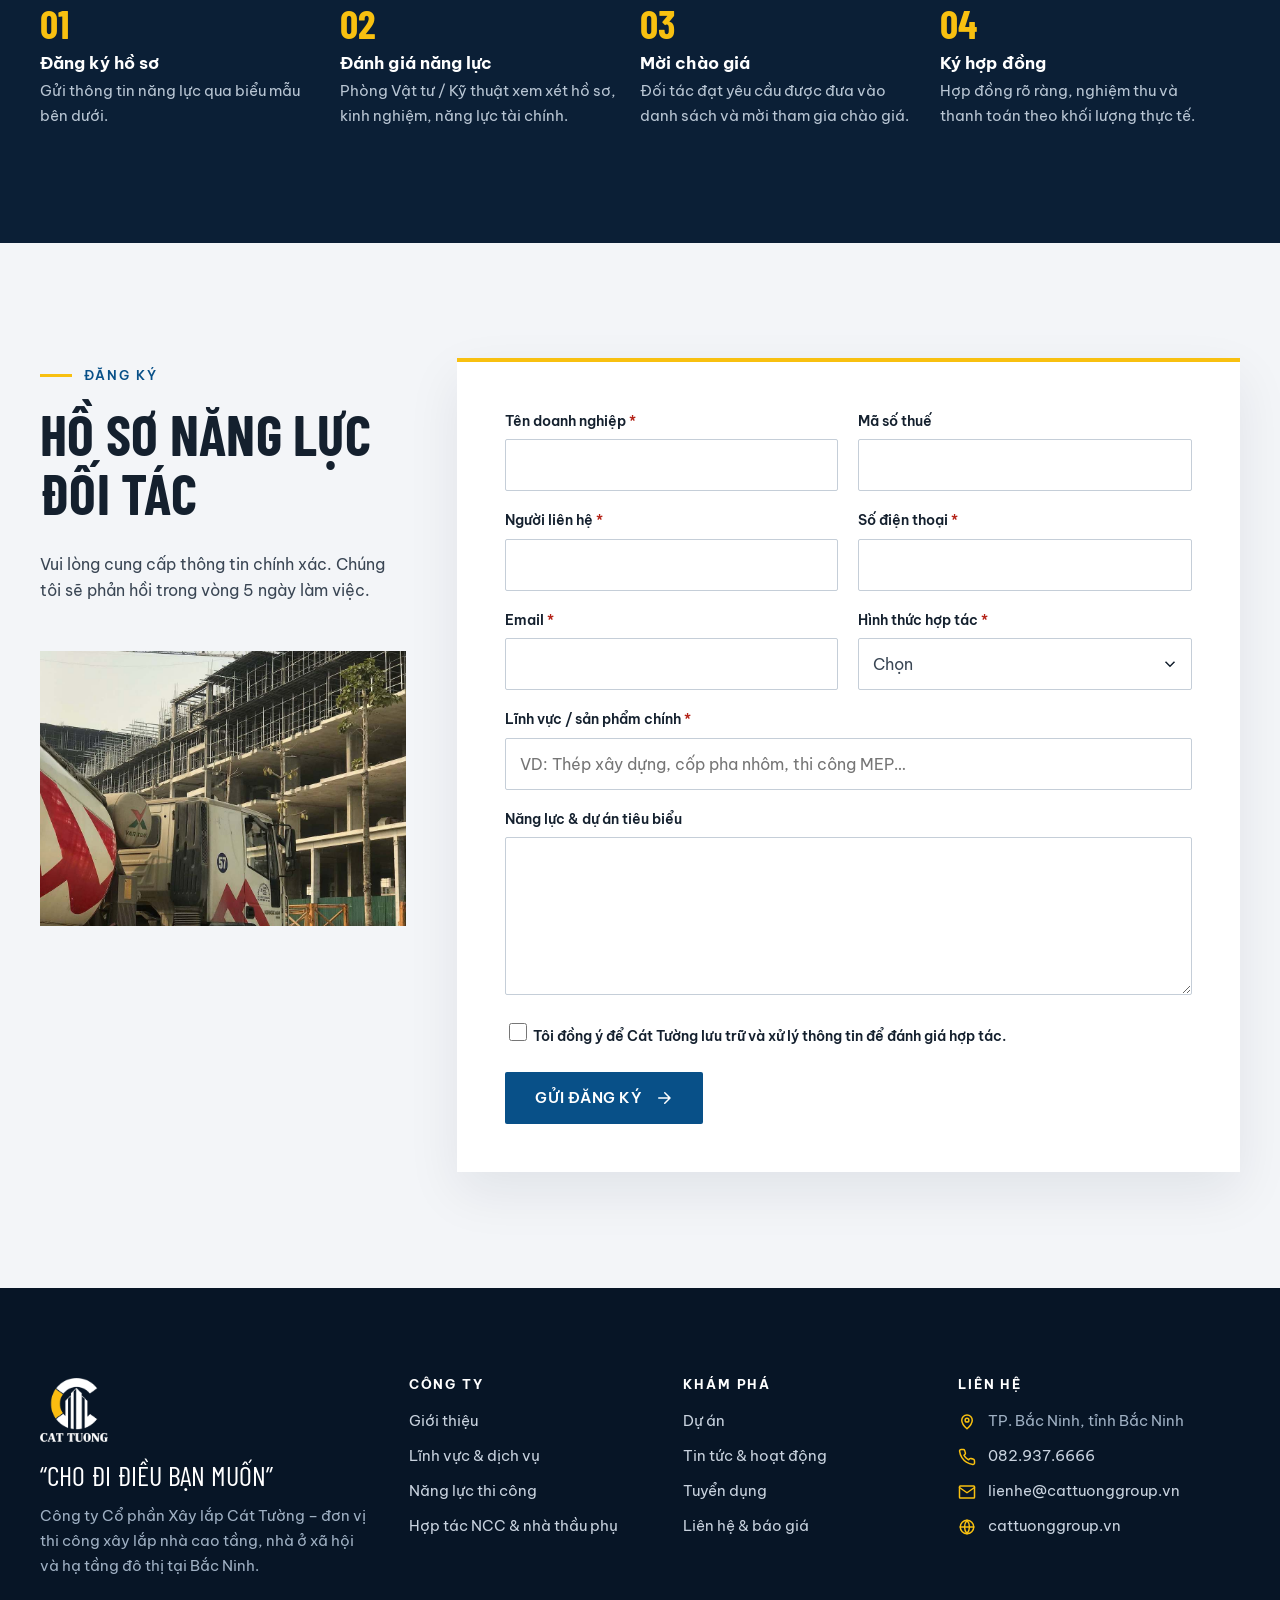
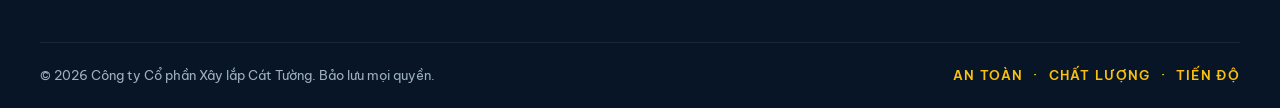
<file: hop-tac.html>
<!doctype html>
<html lang="vi" class="no-js">
<head>
  <meta charset="utf-8">
  <meta name="viewport" content="width=device-width, initial-scale=1">
  <title>Hợp tác nhà cung cấp & nhà thầu phụ | Xây lắp Cát Tường</title>
  <meta name="description" content="Đăng ký trở thành nhà cung cấp vật tư, thiết bị hoặc nhà thầu phụ của Xây lắp Cát Tường.">
  <link rel="icon" href="assets/img/logo.png">
  <link rel="preconnect" href="https://fonts.googleapis.com"><link rel="preconnect" href="https://fonts.gstatic.com" crossorigin>
  <link href="https://fonts.googleapis.com/css2?family=Barlow+Condensed:wght@500;600;700&family=Be+Vietnam+Pro:wght@400;500;600&display=swap" rel="stylesheet">
  <link rel="stylesheet" href="assets/css/style.css">
</head>
<body data-page="partners" class="has-hero">
<main id="main">
  <section class="page-hero">
    <img class="bg" src="assets/img/site-bricks.jpg" alt="">
    <div class="wrap">
      <nav class="crumbs" aria-label="Breadcrumb"><a href="index.html">Trang chủ</a><span aria-hidden="true">/</span><span>Hợp tác</span></nav>
      <h1>Hợp tác nhà cung cấp & nhà thầu phụ</h1>
      <p>Cùng Cát Tường thực hiện những dự án quy mô lớn, thanh toán minh bạch, quan hệ lâu dài.</p>
    </div>
  </section>

  <section class="section">
    <div class="wrap">
      <div class="section-head reveal"><div><span class="eyebrow">Chúng tôi tìm kiếm</span><h2>Lĩnh vực hợp tác</h2></div></div>
      <div class="grid grid-3">
        <div class="icon-box reveal"><span data-icon="truck"></span><h3>Nhà cung cấp vật tư</h3><p>Thép, xi măng, bê tông thương phẩm, gạch, vật liệu hoàn thiện, thiết bị vệ sinh, cửa.</p></div>
        <div class="icon-box reveal"><span data-icon="crane"></span><h3>Thiết bị thi công</h3><p>Cho thuê cẩu tháp, vận thăng, giàn giáo, cốp pha, máy móc công trường.</p></div>
        <div class="icon-box reveal"><span data-icon="users"></span><h3>Nhà thầu phụ</h3><p>Cọc, kết cấu, xây trát, sơn bả, ốp lát, MEP, PCCC, nhôm kính, cảnh quan.</p></div>
      </div>
    </div>
  </section>

  <section class="section section--dark">
    <div class="wrap">
      <div class="section-head reveal"><div><span class="eyebrow">Quy trình</span><h2>Trở thành đối tác</h2></div></div>
      <ol class="steps reveal" style="--line: rgba(255,255,255,.18)">
        <li><h4 style="color:#fff">Đăng ký hồ sơ</h4><p>Gửi thông tin năng lực qua biểu mẫu bên dưới.</p></li>
        <li><h4 style="color:#fff">Đánh giá năng lực</h4><p>Phòng Vật tư / Kỹ thuật xem xét hồ sơ, kinh nghiệm, năng lực tài chính.</p></li>
        <li><h4 style="color:#fff">Mời chào giá</h4><p>Đối tác đạt yêu cầu được đưa vào danh sách và mời tham gia chào giá.</p></li>
        <li><h4 style="color:#fff">Ký hợp đồng</h4><p>Hợp đồng rõ ràng, nghiệm thu và thanh toán theo khối lượng thực tế.</p></li>
      </ol>
    </div>
  </section>

  <section class="section section--alt" id="dang-ky">
    <div class="wrap split" style="align-items:start">
      <div class="s-4">
        <span class="eyebrow">Đăng ký</span>
        <h2>Hồ sơ năng lực đối tác</h2>
        <p>Vui lòng cung cấp thông tin chính xác. Chúng tôi sẽ phản hồi trong vòng 5 ngày làm việc.</p>
        <div class="media ratio-43 mt-l"><img src="assets/img/eq-mixer.jpg" alt="Xe trộn bê tông tại công trường" loading="lazy"></div>
      </div>
      <div class="s-8">
        <form class="form-card" data-form="partner" novalidate data-success="Đã nhận hồ sơ đăng ký đối tác. Phòng Vật tư sẽ liên hệ với bạn trong vòng 5 ngày làm việc.">
          <div class="form-grid">
            <div class="field"><label for="p-company">Tên doanh nghiệp <span class="req">*</span></label><input class="input" id="p-company" name="company" required autocomplete="organization"></div>
            <div class="field"><label for="p-tax">Mã số thuế</label><input class="input" id="p-tax" name="taxCode" inputmode="numeric"></div>
            <div class="field"><label for="p-name">Người liên hệ <span class="req">*</span></label><input class="input" id="p-name" name="name" required autocomplete="name" data-min="2"></div>
            <div class="field"><label for="p-phone">Số điện thoại <span class="req">*</span></label><input class="input" id="p-phone" name="phone" type="tel" required data-validate="phone" autocomplete="tel" inputmode="tel"></div>
            <div class="field"><label for="p-email">Email <span class="req">*</span></label><input class="input" id="p-email" name="email" type="email" required autocomplete="email"></div>
            <div class="field"><label for="p-type">Hình thức hợp tác <span class="req">*</span></label>
              <select class="select" id="p-type" name="need" required><option value="">Chọn</option><option>Nhà cung cấp vật tư</option><option>Cho thuê thiết bị thi công</option><option>Nhà thầu phụ thi công</option><option>Khác</option></select></div>
            <div class="field full"><label for="p-field">Lĩnh vực / sản phẩm chính <span class="req">*</span></label><input class="input" id="p-field" name="field" required placeholder="VD: Thép xây dựng, cốp pha nhôm, thi công MEP…"></div>
            <div class="field full"><label for="p-msg">Năng lực & dự án tiêu biểu</label><textarea class="textarea" id="p-msg" name="message" rows="5"></textarea></div>
            <div class="hp" aria-hidden="true"><label>Website <input name="website" tabindex="-1" autocomplete="off"></label></div>
            <div class="field full"><label class="check"><input type="checkbox" name="consent" required data-msg="Vui lòng đồng ý để tiếp tục."> <span>Tôi đồng ý để Cát Tường lưu trữ và xử lý thông tin để đánh giá hợp tác.</span></label></div>
          </div>
          <button class="btn btn--brand" type="submit">Gửi đăng ký <span data-icon="arrow"></span></button>
          <div class="form-status" role="status" aria-live="polite"></div>
        </form>
      </div>
    </div>
  </section>
</main>
<script src="assets/js/data.js"></script>
<script src="assets/js/store.js"></script>
<script src="assets/js/main.js"></script>
</body>
</html>
</file>
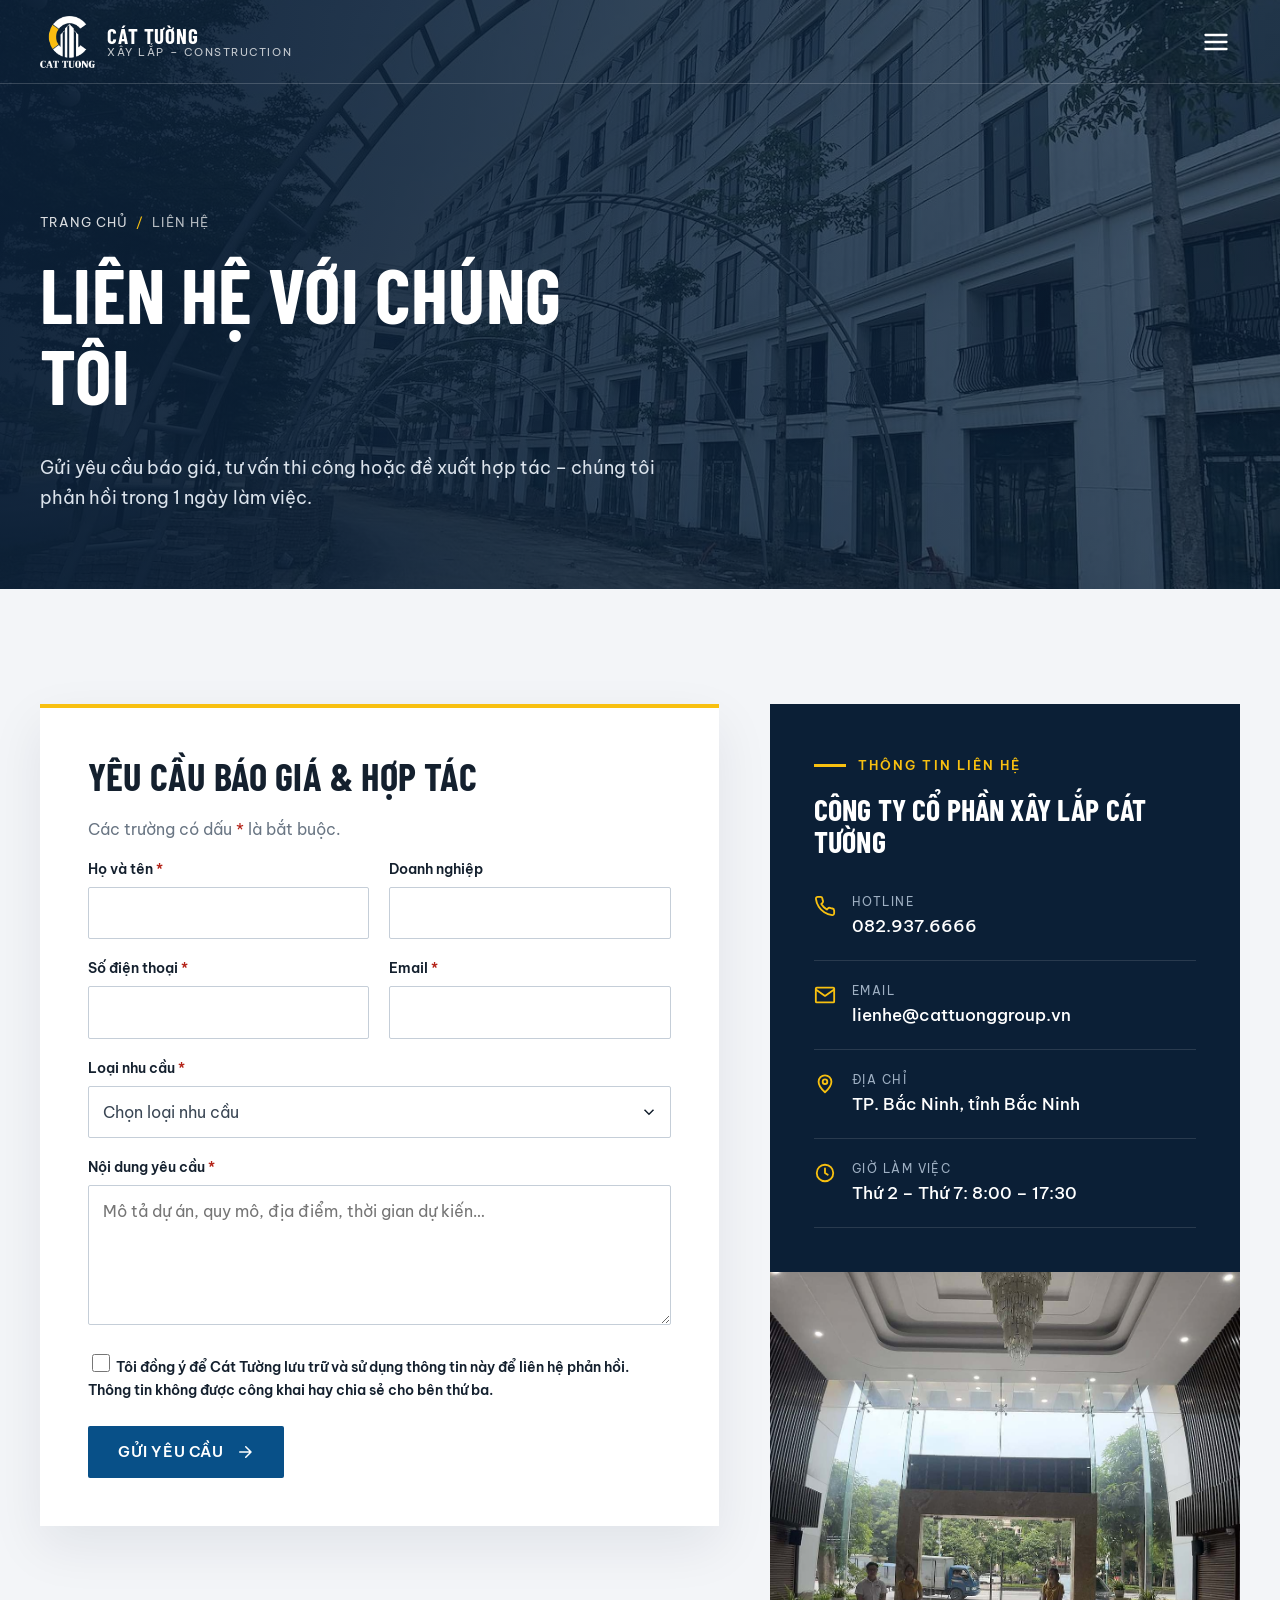
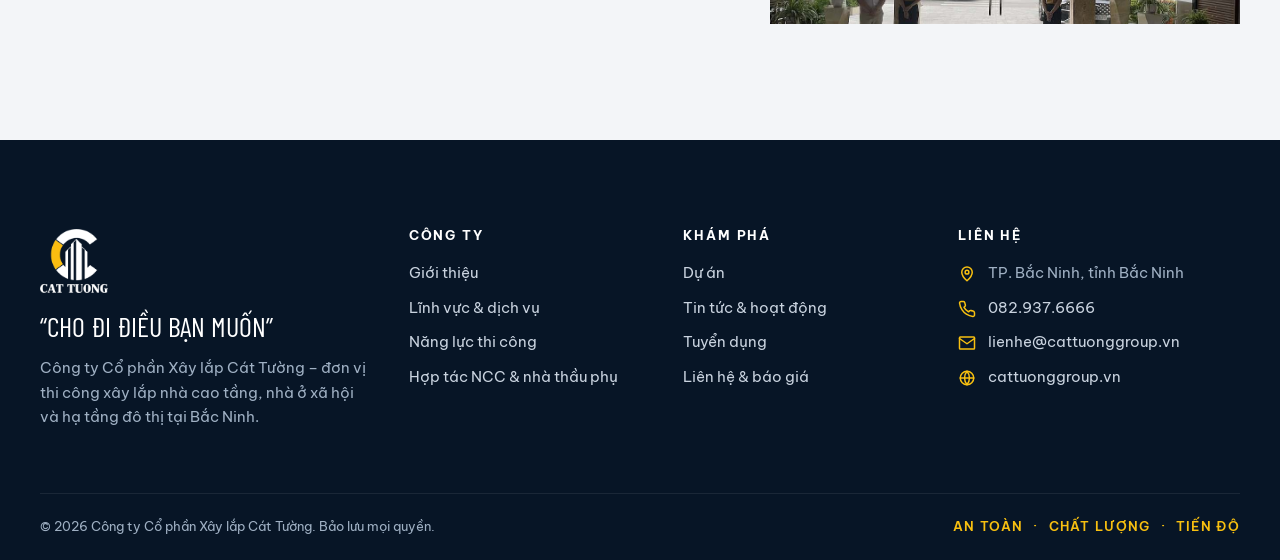
<file: lien-he.html>
<!doctype html>
<html lang="vi" class="no-js">
<head>
  <meta charset="utf-8">
  <meta name="viewport" content="width=device-width, initial-scale=1">
  <title>Liên hệ & yêu cầu báo giá | Xây lắp Cát Tường</title>
  <meta name="description" content="Liên hệ Xây lắp Cát Tường để được tư vấn và báo giá thi công.">
  <link rel="icon" href="assets/img/logo.png">
  <link rel="preconnect" href="https://fonts.googleapis.com"><link rel="preconnect" href="https://fonts.gstatic.com" crossorigin>
  <link href="https://fonts.googleapis.com/css2?family=Barlow+Condensed:wght@500;600;700&family=Be+Vietnam+Pro:wght@400;500;600&display=swap" rel="stylesheet">
  <link rel="stylesheet" href="assets/css/style.css">
</head>
<body data-page="contact" class="has-hero">
<main id="main">
  <section class="page-hero">
    <img class="bg" src="assets/img/scy-3.jpg" alt="">
    <div class="wrap">
      <nav class="crumbs" aria-label="Breadcrumb"><a href="index.html">Trang chủ</a><span aria-hidden="true">/</span><span>Liên hệ</span></nav>
      <h1>Liên hệ với chúng tôi</h1>
      <p>Gửi yêu cầu báo giá, tư vấn thi công hoặc đề xuất hợp tác – chúng tôi phản hồi trong 1 ngày làm việc.</p>
    </div>
  </section>

  <section class="section section--alt">
    <div class="wrap split" style="align-items:start">
      <div class="s-7">
        <form class="form-card" data-form="contact" novalidate>
          <h2 style="font-size:clamp(30px,3vw,42px)">Yêu cầu báo giá & hợp tác</h2>
          <p class="muted">Các trường có dấu <span style="color:var(--err)">*</span> là bắt buộc.</p>
          <div class="form-grid">
            <div class="field"><label for="c-name">Họ và tên <span class="req">*</span></label><input class="input" id="c-name" name="name" required autocomplete="name" data-min="2"></div>
            <div class="field"><label for="c-company">Doanh nghiệp</label><input class="input" id="c-company" name="company" autocomplete="organization"></div>
            <div class="field"><label for="c-phone">Số điện thoại <span class="req">*</span></label><input class="input" id="c-phone" name="phone" type="tel" required data-validate="phone" autocomplete="tel" inputmode="tel"></div>
            <div class="field"><label for="c-email">Email <span class="req">*</span></label><input class="input" id="c-email" name="email" type="email" required autocomplete="email"></div>
            <div class="field full"><label for="c-need">Loại nhu cầu <span class="req">*</span></label>
              <select class="select" id="c-need" name="need" required>
                <option value="">Chọn loại nhu cầu</option>
                <option>Yêu cầu báo giá</option>
                <option>Tư vấn thi công</option>
                <option>Hợp tác đầu tư</option>
                <option>Nhà cung cấp / nhà thầu phụ</option>
                <option>Khác</option>
              </select></div>
            <div class="field full"><label for="c-msg">Nội dung yêu cầu <span class="req">*</span></label><textarea class="textarea" id="c-msg" name="message" required data-min="10" placeholder="Mô tả dự án, quy mô, địa điểm, thời gian dự kiến…"></textarea></div>
            <div class="hp" aria-hidden="true"><label>Website <input name="website" tabindex="-1" autocomplete="off"></label></div>
            <div class="field full"><label class="check"><input type="checkbox" name="consent" required data-msg="Vui lòng đồng ý để tiếp tục."> <span>Tôi đồng ý để Cát Tường lưu trữ và sử dụng thông tin này để liên hệ phản hồi. Thông tin không được công khai hay chia sẻ cho bên thứ ba.</span></label></div>
          </div>
          <button class="btn btn--brand" type="submit">Gửi yêu cầu <span data-icon="arrow"></span></button>
          <div class="form-status" role="status" aria-live="polite"></div>
        </form>
      </div>
      <aside class="s-5">
        <div class="section--dark on-dark" style="padding:clamp(28px,4vw,44px)">
          <span class="eyebrow">Thông tin liên hệ</span>
          <h3 style="color:#fff;font-size:30px;text-transform:uppercase" data-c="name"></h3>
          <ul class="info-list">
            <li><span data-icon="phone"></span><div><small>Hotline</small><a data-c="hotline" href="#"></a></div></li>
            <li><span data-icon="mail"></span><div><small>Email</small><a data-c="email" href="#"></a></div></li>
            <li><span data-icon="pin"></span><div><small>Địa chỉ</small><span data-c="address"></span></div></li>
            <li><span data-icon="clock"></span><div><small>Giờ làm việc</small><span data-c="workingHours"></span></div></li>
          </ul>
        </div>
        <div class="media ratio-43"><img src="assets/img/lobby.jpg" alt="Sảnh tòa nhà do Cát Tường thi công" loading="lazy"></div>
      </aside>
    </div>
  </section>
</main>
<script src="assets/js/data.js"></script>
<script src="assets/js/store.js"></script>
<script src="assets/js/main.js"></script>
</body>
</html>
</file>
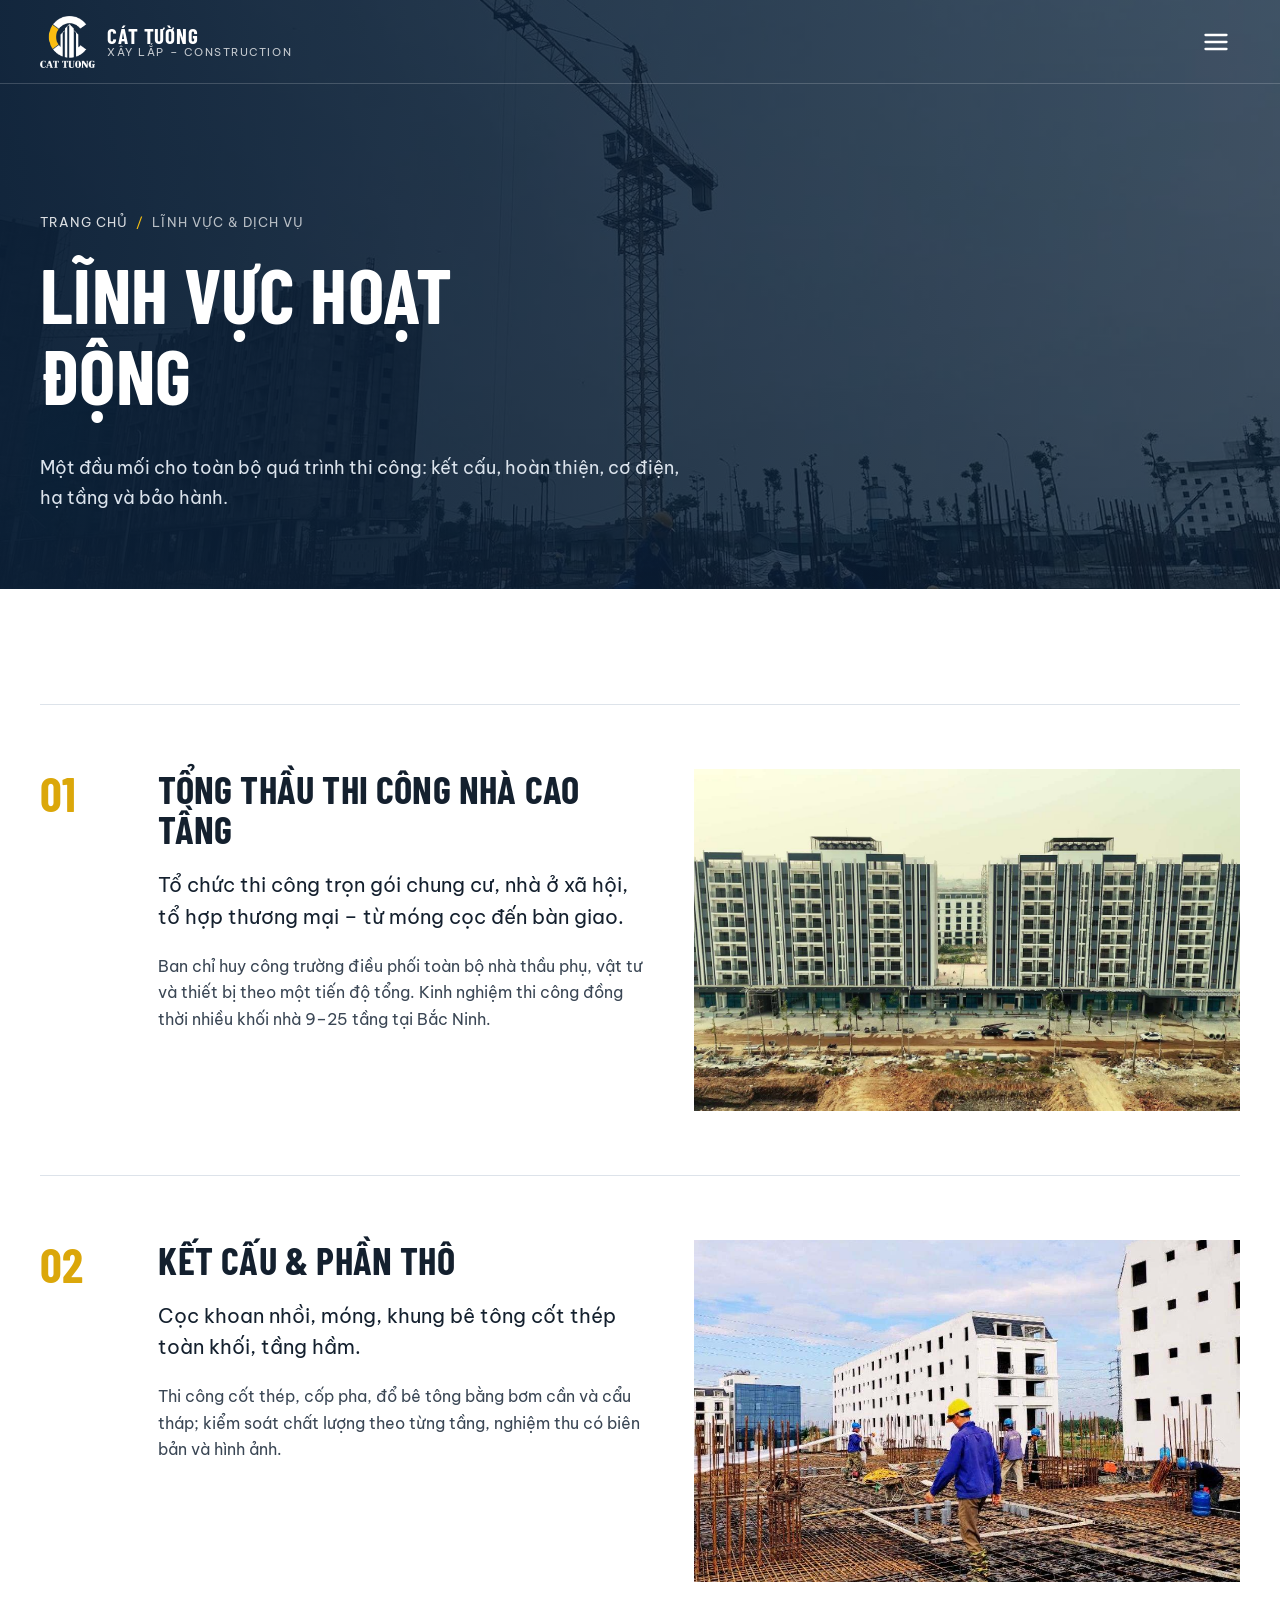
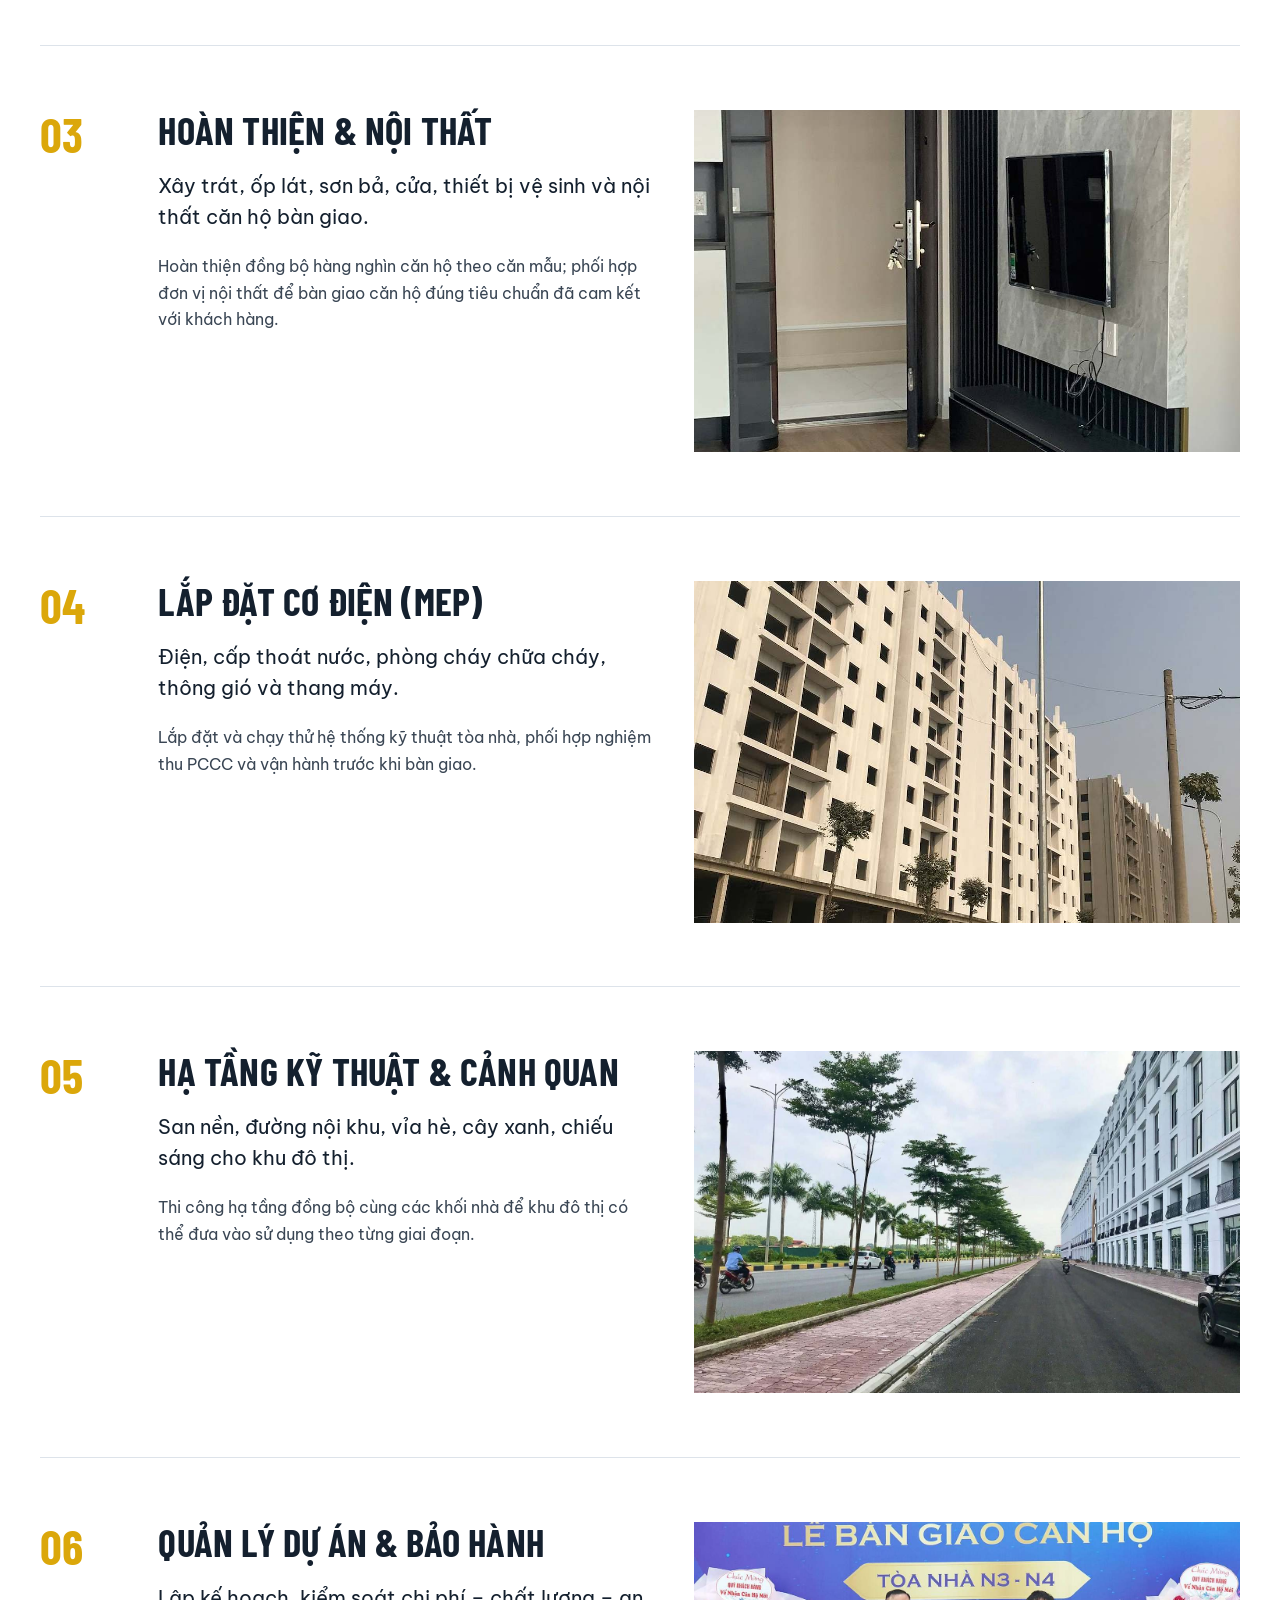
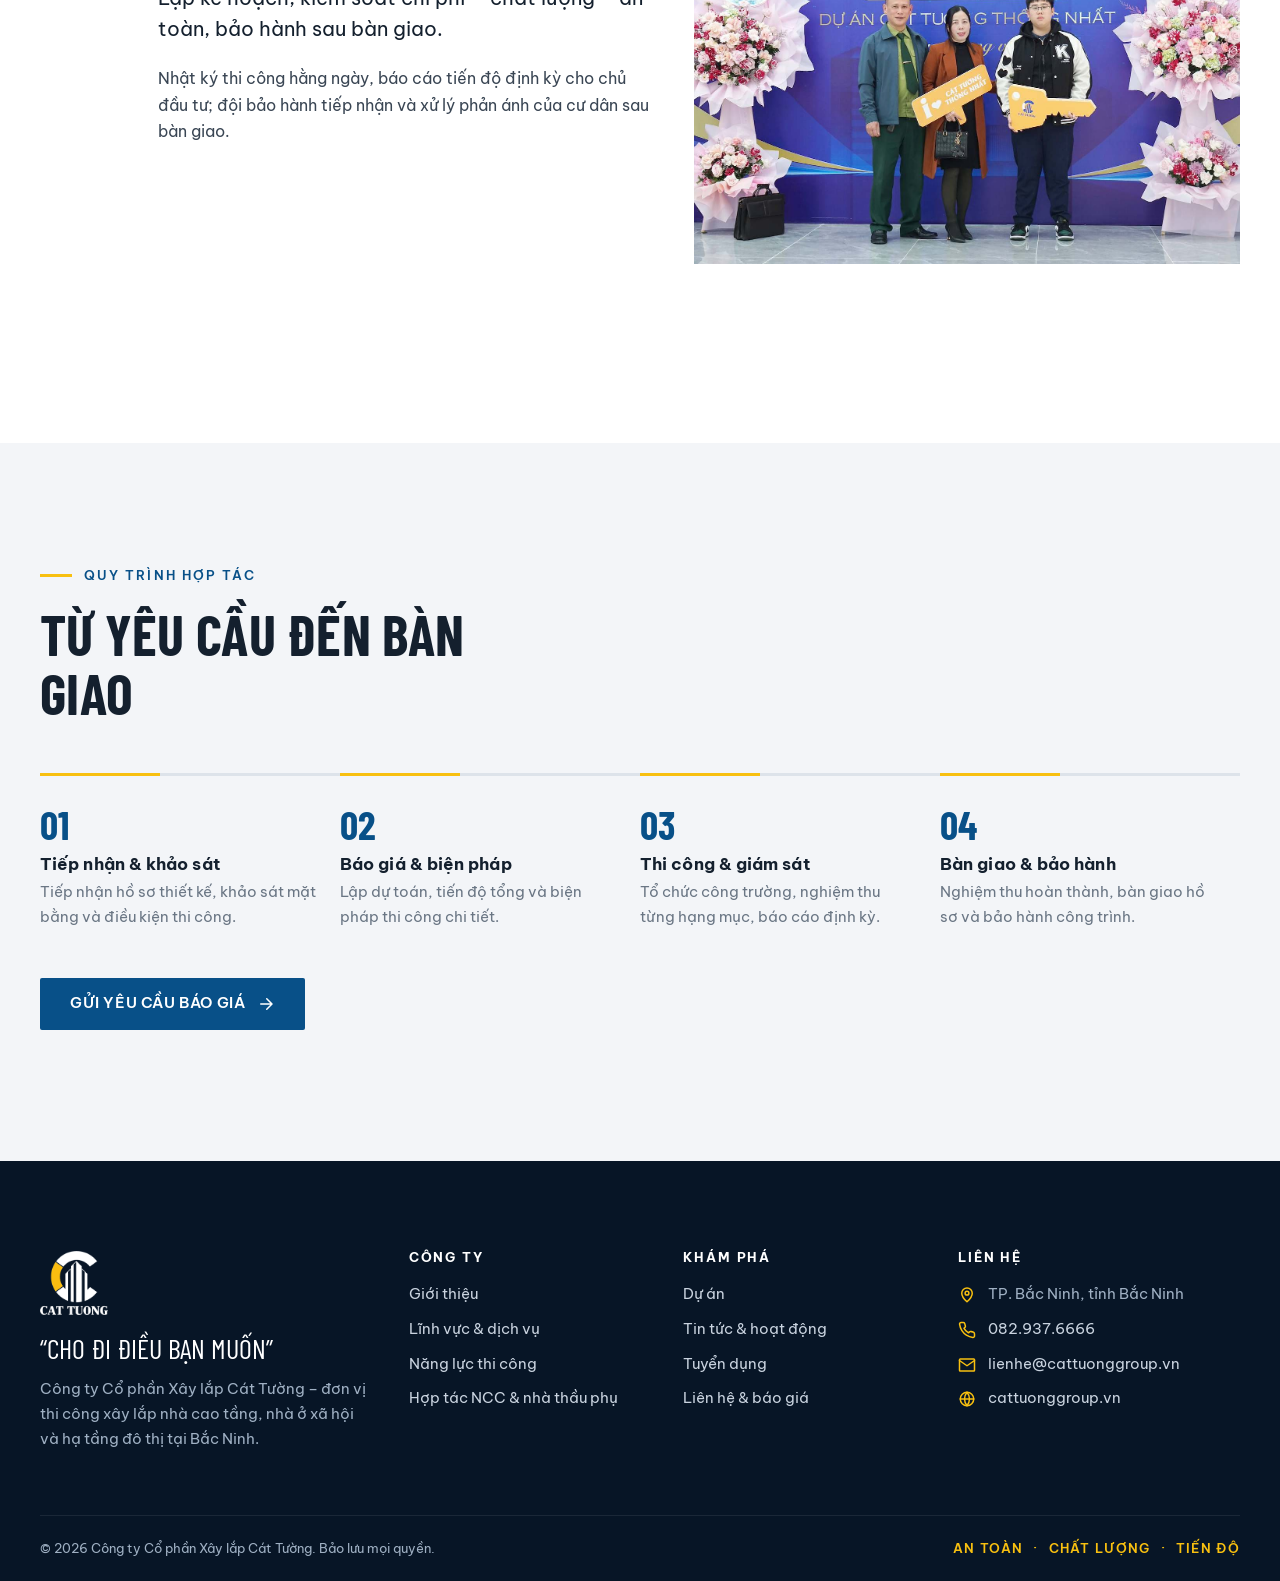
<file: linh-vuc.html>
<!doctype html>
<html lang="vi" class="no-js">
<head>
  <meta charset="utf-8">
  <meta name="viewport" content="width=device-width, initial-scale=1">
  <title>Lĩnh vực hoạt động & dịch vụ | Xây lắp Cát Tường</title>
  <meta name="description" content="Tổng thầu thi công nhà cao tầng, kết cấu, hoàn thiện, cơ điện, hạ tầng và quản lý dự án – Xây lắp Cát Tường.">
  <link rel="icon" href="assets/img/logo.png">
  <link rel="preconnect" href="https://fonts.googleapis.com"><link rel="preconnect" href="https://fonts.gstatic.com" crossorigin>
  <link href="https://fonts.googleapis.com/css2?family=Barlow+Condensed:wght@500;600;700&family=Be+Vietnam+Pro:wght@400;500;600&display=swap" rel="stylesheet">
  <link rel="stylesheet" href="assets/css/style.css">
</head>
<body data-page="services" class="has-hero">
<main id="main">
  <section class="page-hero">
    <img class="bg" src="assets/img/site-pano-3.jpg" alt="">
    <div class="wrap">
      <nav class="crumbs" aria-label="Breadcrumb"><a href="index.html">Trang chủ</a><span aria-hidden="true">/</span><span>Lĩnh vực & dịch vụ</span></nav>
      <h1>Lĩnh vực hoạt động</h1>
      <p>Một đầu mối cho toàn bộ quá trình thi công: kết cấu, hoàn thiện, cơ điện, hạ tầng và bảo hành.</p>
    </div>
  </section>

  <section class="section">
    <div class="wrap" id="service-list"></div>
  </section>

  <section class="section section--alt">
    <div class="wrap">
      <div class="section-head reveal"><div><span class="eyebrow">Quy trình hợp tác</span><h2>Từ yêu cầu đến bàn giao</h2></div></div>
      <ol class="steps reveal">
        <li><h4>Tiếp nhận & khảo sát</h4><p>Tiếp nhận hồ sơ thiết kế, khảo sát mặt bằng và điều kiện thi công.</p></li>
        <li><h4>Báo giá & biện pháp</h4><p>Lập dự toán, tiến độ tổng và biện pháp thi công chi tiết.</p></li>
        <li><h4>Thi công & giám sát</h4><p>Tổ chức công trường, nghiệm thu từng hạng mục, báo cáo định kỳ.</p></li>
        <li><h4>Bàn giao & bảo hành</h4><p>Nghiệm thu hoàn thành, bàn giao hồ sơ và bảo hành công trình.</p></li>
      </ol>
      <p class="mt-l"><a class="btn btn--brand" href="lien-he.html?need=Yêu cầu báo giá">Gửi yêu cầu báo giá <span data-icon="arrow"></span></a></p>
    </div>
  </section>
</main>
<script src="assets/js/data.js"></script>
<script src="assets/js/store.js"></script>
<script src="assets/js/main.js"></script>
</body>
</html>
</file>
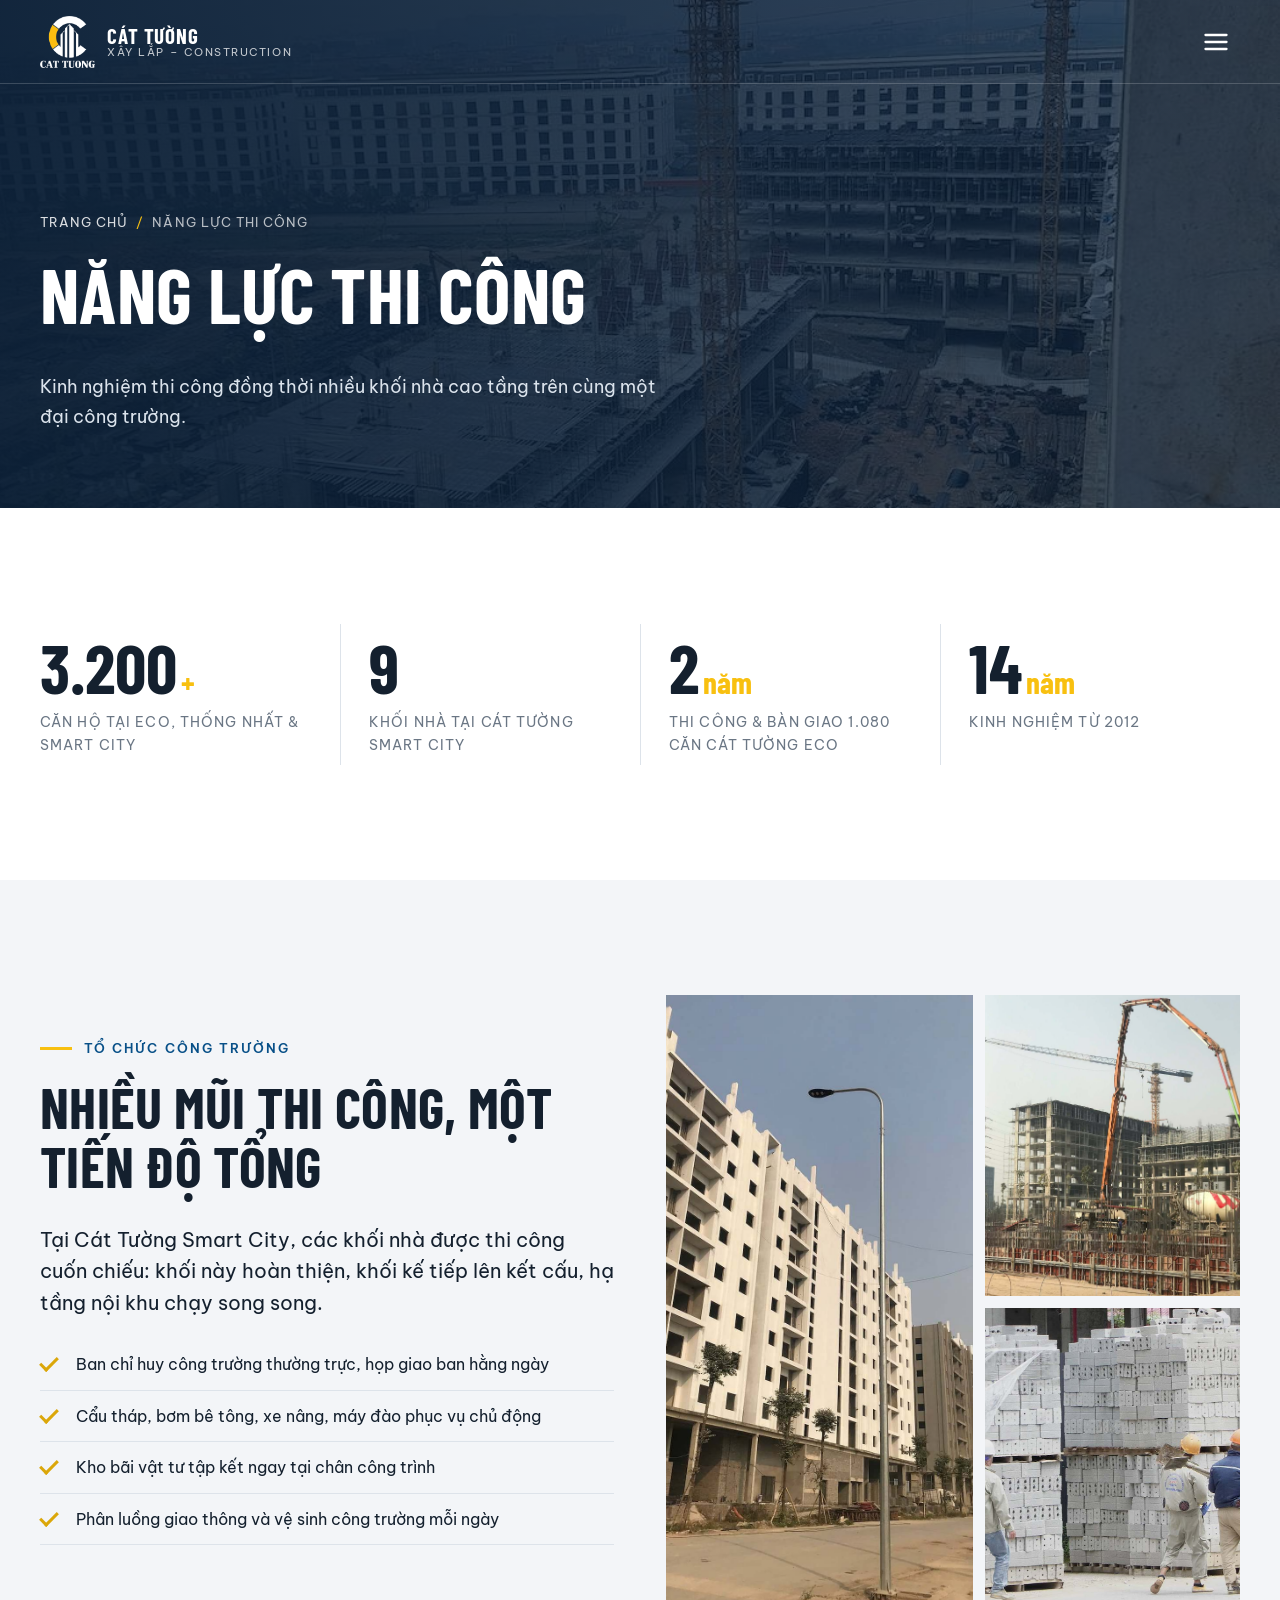
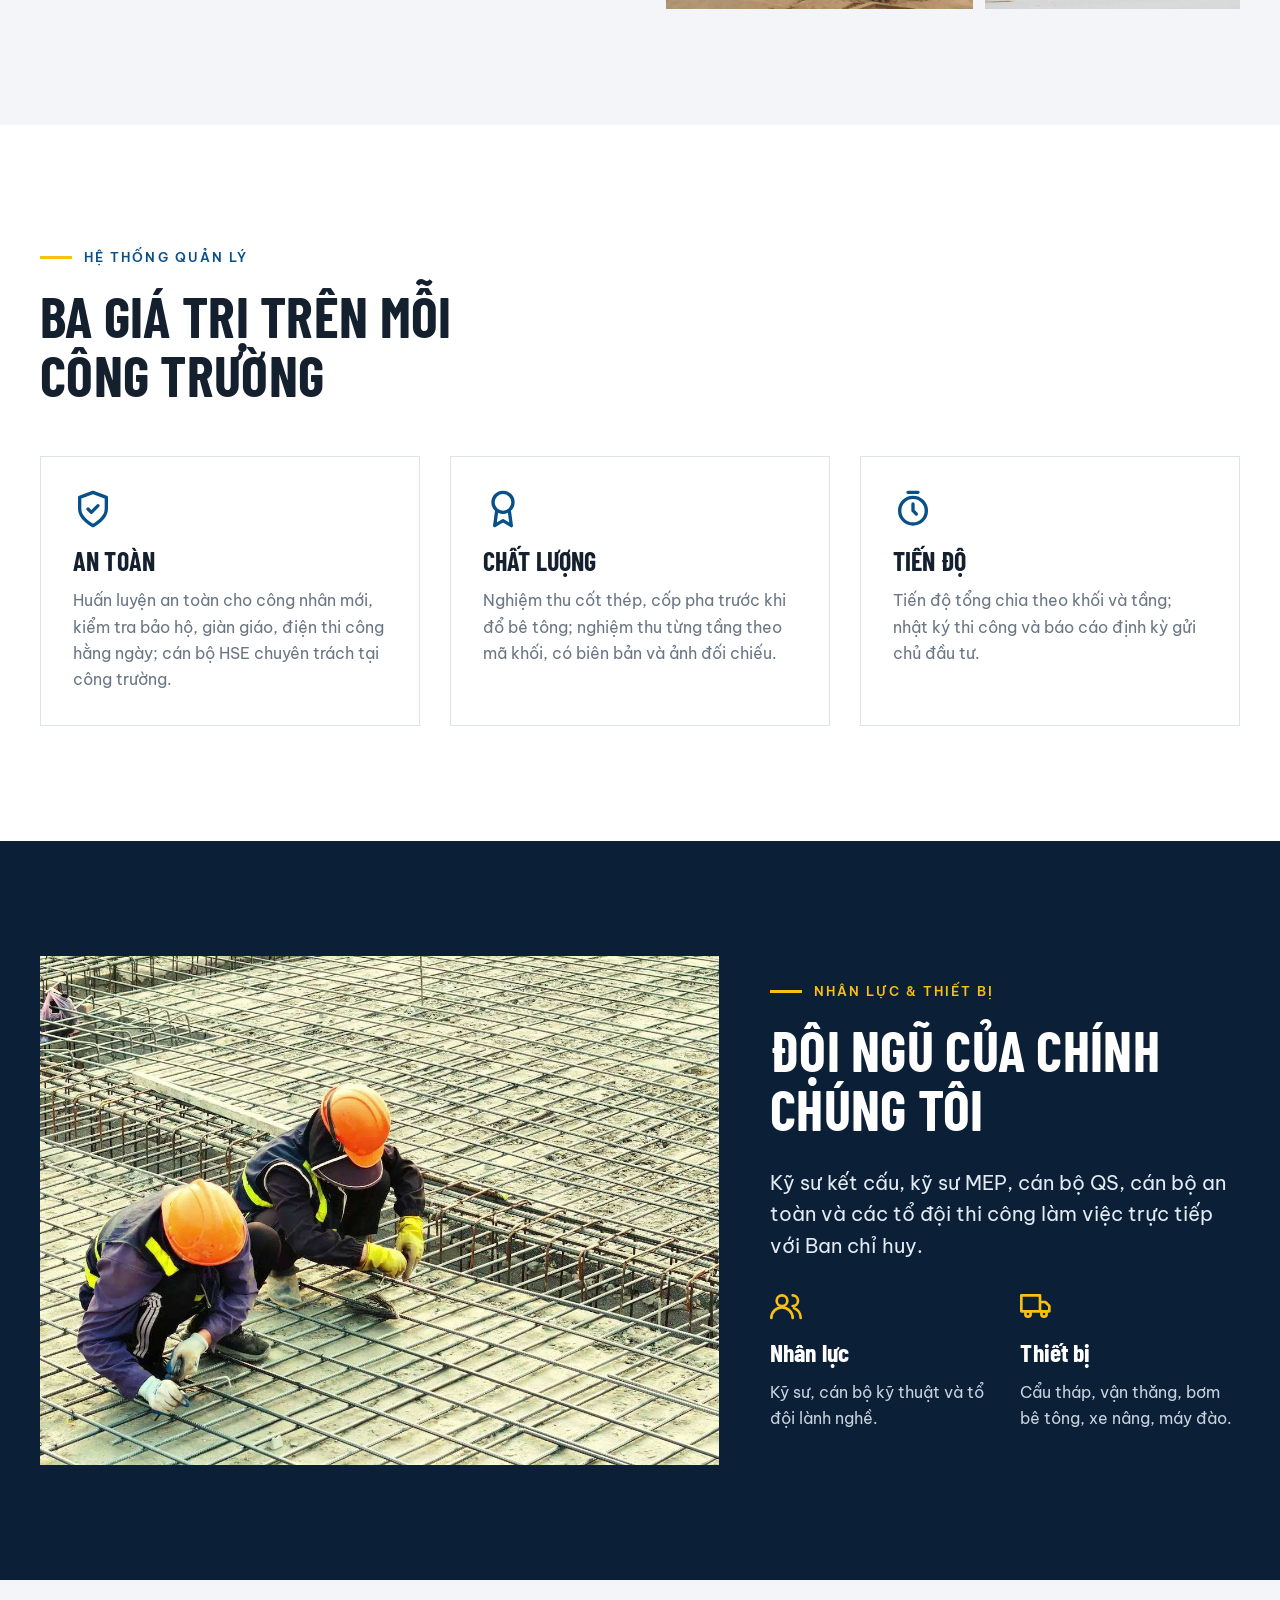
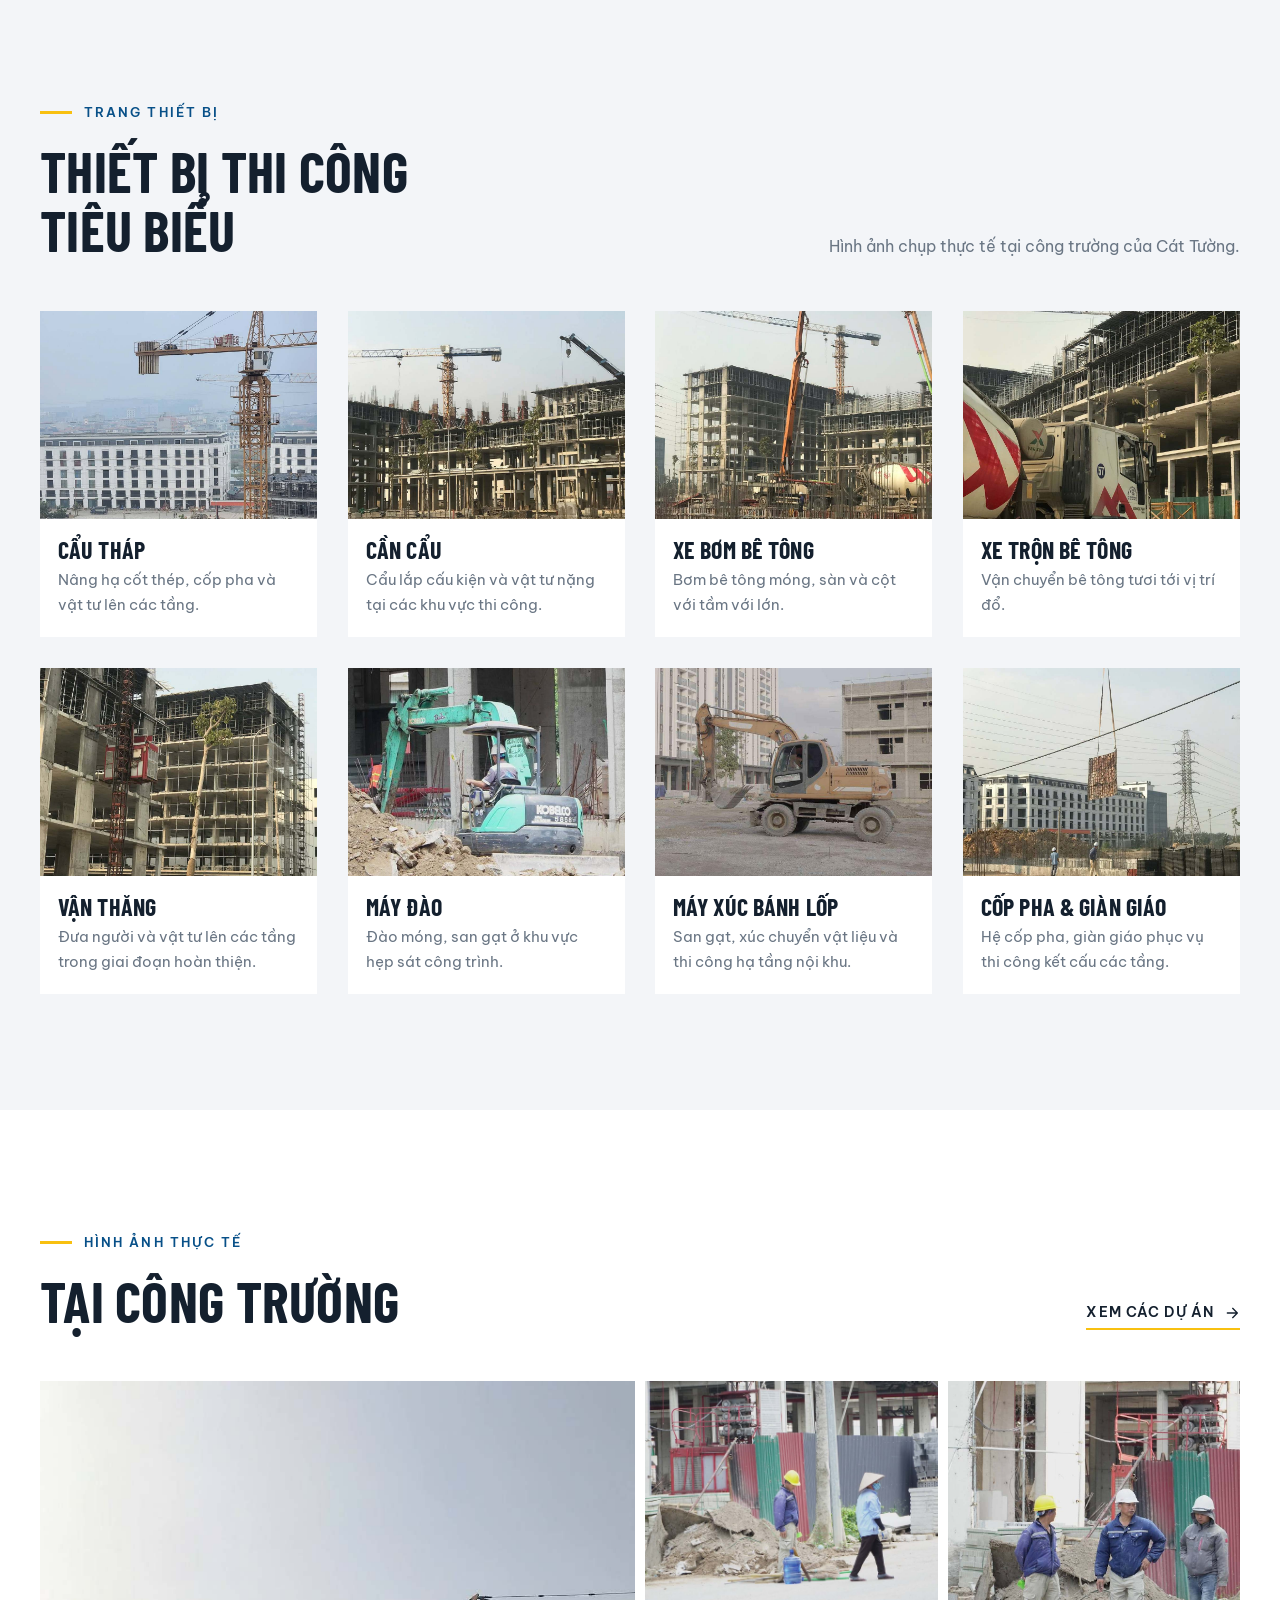
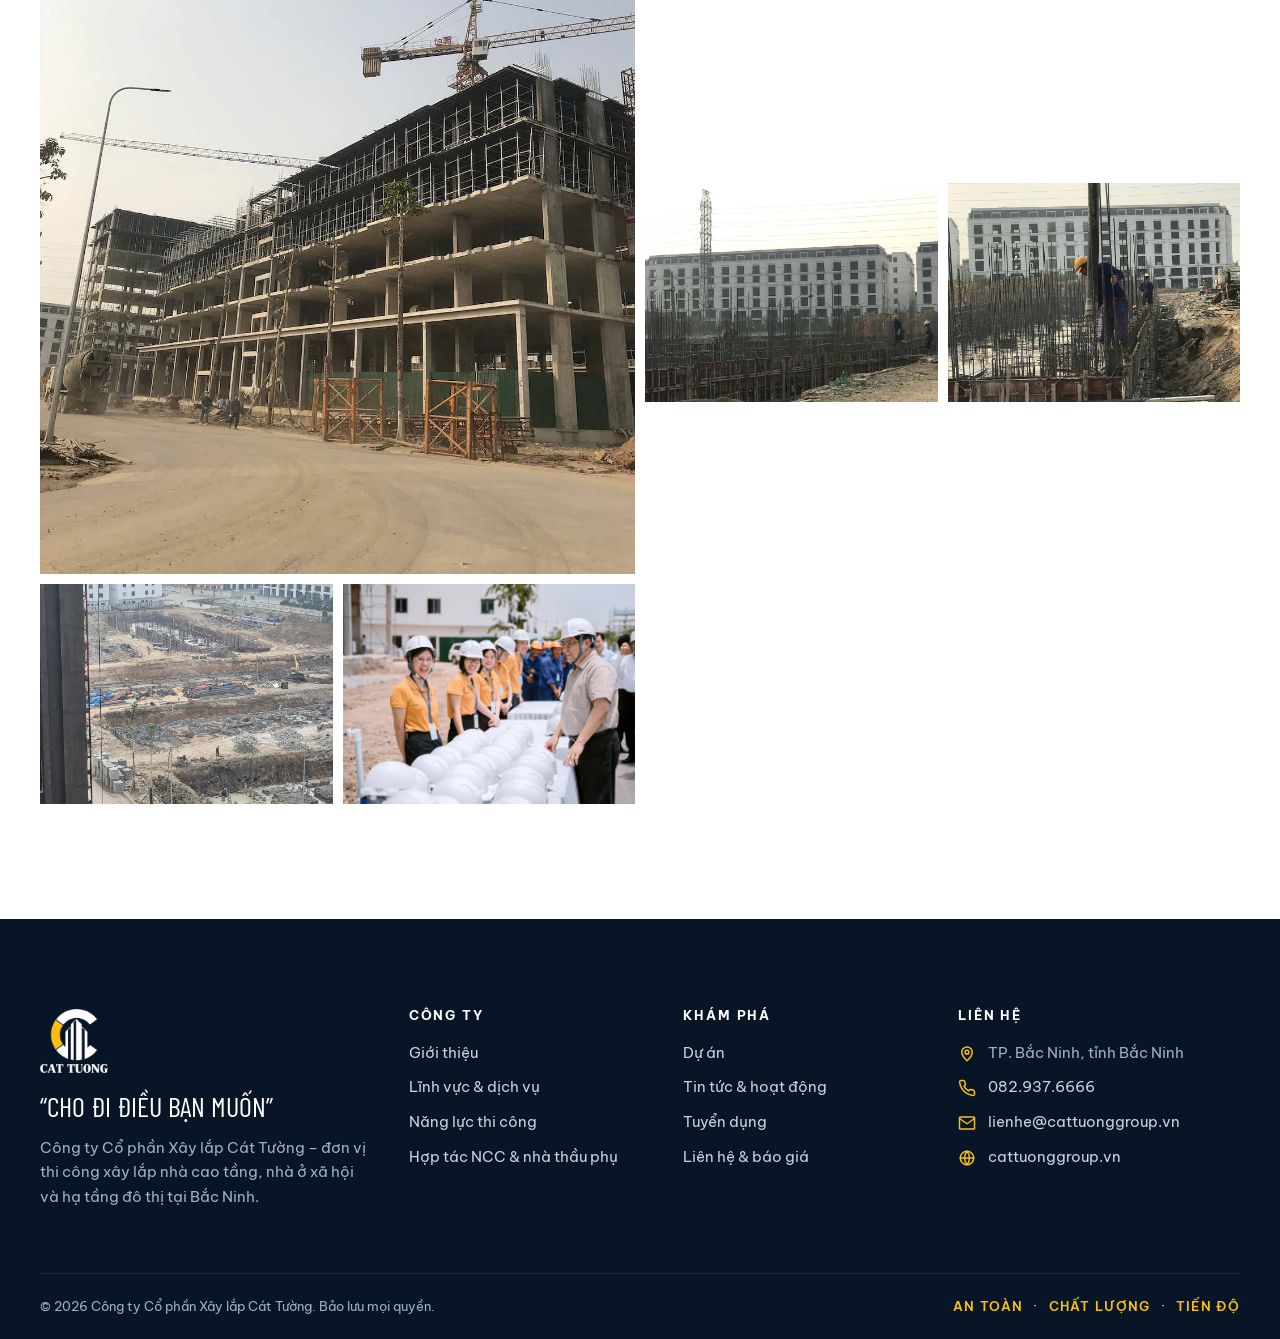
<file: nang-luc.html>
<!doctype html>
<html lang="vi" class="no-js">
<head>
  <meta charset="utf-8">
  <meta name="viewport" content="width=device-width, initial-scale=1">
  <title>Năng lực thi công | Xây lắp Cát Tường</title>
  <meta name="description" content="Năng lực thi công nhà cao tầng của Xây lắp Cát Tường: nhân lực, thiết bị, quản lý chất lượng và an toàn lao động.">
  <link rel="icon" href="assets/img/logo.png">
  <link rel="preconnect" href="https://fonts.googleapis.com"><link rel="preconnect" href="https://fonts.gstatic.com" crossorigin>
  <link href="https://fonts.googleapis.com/css2?family=Barlow+Condensed:wght@500;600;700&family=Be+Vietnam+Pro:wght@400;500;600&display=swap" rel="stylesheet">
  <link rel="stylesheet" href="assets/css/style.css">
</head>
<body data-page="capability" class="has-hero">
<main id="main">
  <section class="page-hero">
    <img class="bg" src="assets/img/site-aerial-2.jpg" alt="">
    <div class="wrap">
      <nav class="crumbs" aria-label="Breadcrumb"><a href="index.html">Trang chủ</a><span aria-hidden="true">/</span><span>Năng lực thi công</span></nav>
      <h1>Năng lực thi công</h1>
      <p>Kinh nghiệm thi công đồng thời nhiều khối nhà cao tầng trên cùng một đại công trường.</p>
    </div>
  </section>

  <section class="section">
    <div class="wrap">
      <div class="stats reveal">
        <div class="stat"><div class="val">3.200<small>+</small></div><div class="lbl">Căn hộ tại Eco, Thống Nhất & Smart City</div></div>
        <div class="stat"><div class="val">9</div><div class="lbl">Khối nhà tại Cát Tường Smart City</div></div>
        <div class="stat"><div class="val">2<small>năm</small></div><div class="lbl">Thi công & bàn giao 1.080 căn Cát Tường Eco</div></div>
        <div class="stat"><div class="val">14<small>năm</small></div><div class="lbl">Kinh nghiệm từ 2012</div></div>
      </div>
    </div>
  </section>

  <section class="section section--alt">
    <div class="wrap split">
      <div class="s-6 reveal">
        <span class="eyebrow">Tổ chức công trường</span>
        <h2>Nhiều mũi thi công, một tiến độ tổng</h2>
        <p class="lead">Tại Cát Tường Smart City, các khối nhà được thi công cuốn chiếu: khối này hoàn thiện, khối kế tiếp lên kết cấu, hạ tầng nội khu chạy song song.</p>
        <ul class="checks">
          <li>Ban chỉ huy công trường thường trực, họp giao ban hằng ngày</li>
          <li>Cẩu tháp, bơm bê tông, xe nâng, máy đào phục vụ chủ động</li>
          <li>Kho bãi vật tư tập kết ngay tại chân công trình</li>
          <li>Phân luồng giao thông và vệ sinh công trường mỗi ngày</li>
        </ul>
      </div>
      <div class="s-6 reveal">
        <div class="mosaic">
          <div class="media"><img src="assets/img/site-frame.jpg" alt="Khối nhà đang thi công phần thô" loading="lazy"></div>
          <div class="media"><img src="assets/img/eq-pump.jpg" alt="Xe bơm bê tông tại công trường" loading="lazy"></div>
          <div class="media"><img src="assets/img/site-bricks.jpg" alt="Vật tư tập kết tại công trường" loading="lazy"></div>
        </div>
      </div>
    </div>
  </section>

  <section class="section">
    <div class="wrap">
      <div class="section-head reveal"><div><span class="eyebrow">Hệ thống quản lý</span><h2>Ba giá trị trên mỗi công trường</h2></div></div>
      <div class="grid grid-3">
        <div class="icon-box reveal"><span data-icon="shield"></span><h3>An toàn</h3><p>Huấn luyện an toàn cho công nhân mới, kiểm tra bảo hộ, giàn giáo, điện thi công hằng ngày; cán bộ HSE chuyên trách tại công trường.</p></div>
        <div class="icon-box reveal"><span data-icon="award"></span><h3>Chất lượng</h3><p>Nghiệm thu cốt thép, cốp pha trước khi đổ bê tông; nghiệm thu từng tầng theo mã khối, có biên bản và ảnh đối chiếu.</p></div>
        <div class="icon-box reveal"><span data-icon="timer"></span><h3>Tiến độ</h3><p>Tiến độ tổng chia theo khối và tầng; nhật ký thi công và báo cáo định kỳ gửi chủ đầu tư.</p></div>
      </div>
    </div>
  </section>

  <section class="section section--dark">
    <div class="wrap split">
      <div class="s-7 reveal">
        <div class="media ratio-43"><img src="assets/img/site-rebar-2.jpg" alt="Công nhân đội mũ bảo hộ buộc cốt thép sàn" loading="lazy"></div>
      </div>
      <div class="s-5 reveal">
        <span class="eyebrow">Nhân lực & thiết bị</span>
        <h2>Đội ngũ của chính chúng tôi</h2>
        <p class="lead">Kỹ sư kết cấu, kỹ sư MEP, cán bộ QS, cán bộ an toàn và các tổ đội thi công làm việc trực tiếp với Ban chỉ huy.</p>
        <div class="grid grid-2" style="margin-top:28px">
          <div><span data-icon="users" style="display:block;width:32px;color:var(--gold)"></span><h3 style="margin-top:10px">Nhân lực</h3><p>Kỹ sư, cán bộ kỹ thuật và tổ đội lành nghề.</p></div>
          <div><span data-icon="truck" style="display:block;width:32px;color:var(--gold)"></span><h3 style="margin-top:10px">Thiết bị</h3><p>Cẩu tháp, vận thăng, bơm bê tông, xe nâng, máy đào.</p></div>
        </div>
      </div>
    </div>
  </section>

  <section class="section section--alt" id="thiet-bi">
    <div class="wrap">
      <div class="section-head reveal"><div><span class="eyebrow">Trang thiết bị</span><h2>Thiết bị thi công tiêu biểu</h2></div><p class="muted" style="max-width:420px;margin:0">Hình ảnh chụp thực tế tại công trường của Cát Tường.</p></div>
      <div class="grid grid-4">
        <article class="equip reveal"><div class="media"><img src="assets/img/eq-crane.jpg" alt="Cẩu tháp trên công trường" loading="lazy" style="object-position:top"></div><h3>Cẩu tháp</h3><p>Nâng hạ cốt thép, cốp pha và vật tư lên các tầng.</p></article>
        <article class="equip reveal"><div class="media"><img src="assets/img/eq-mobile-crane.jpg" alt="Cẩu tháp và cần cẩu cùng làm việc" loading="lazy"></div><h3>Cần cẩu</h3><p>Cẩu lắp cấu kiện và vật tư nặng tại các khu vực thi công.</p></article>
        <article class="equip reveal"><div class="media"><img src="assets/img/eq-pump.jpg" alt="Xe bơm bê tông cần dài" loading="lazy"></div><h3>Xe bơm bê tông</h3><p>Bơm bê tông móng, sàn và cột với tầm với lớn.</p></article>
        <article class="equip reveal"><div class="media"><img src="assets/img/eq-mixer.jpg" alt="Xe trộn bê tông" loading="lazy"></div><h3>Xe trộn bê tông</h3><p>Vận chuyển bê tông tươi tới vị trí đổ.</p></article>
        <article class="equip reveal"><div class="media"><img src="assets/img/eq-hoist.jpg" alt="Vận thăng lắp bên khối nhà" loading="lazy"></div><h3>Vận thăng</h3><p>Đưa người và vật tư lên các tầng trong giai đoạn hoàn thiện.</p></article>
        <article class="equip reveal"><div class="media"><img src="assets/img/eq-excavator.jpg" alt="Máy đào bánh xích tại khu vực móng" loading="lazy"></div><h3>Máy đào</h3><p>Đào móng, san gạt ở khu vực hẹp sát công trình.</p></article>
        <article class="equip reveal"><div class="media"><img src="assets/img/eq-wheel-loader.jpg" alt="Máy xúc bánh lốp trên công trường" loading="lazy"></div><h3>Máy xúc bánh lốp</h3><p>San gạt, xúc chuyển vật liệu và thi công hạ tầng nội khu.</p></article>
        <article class="equip reveal"><div class="media"><img src="assets/img/eq-lifting.jpg" alt="Cẩu nâng kiện cốp pha" loading="lazy"></div><h3>Cốp pha & giàn giáo</h3><p>Hệ cốp pha, giàn giáo phục vụ thi công kết cấu các tầng.</p></article>
      </div>
    </div>
  </section>

  <section class="section">
    <div class="wrap">
      <div class="section-head reveal"><div><span class="eyebrow">Hình ảnh thực tế</span><h2>Tại công trường</h2></div><a class="arrow-link" href="du-an.html">Xem các dự án <span data-icon="arrow"></span></a></div>
      <div class="gallery reveal" data-lightbox>
        <button type="button" data-i="0" aria-label="Xem ảnh 1"><img src="assets/img/site-pano-2.jpg" alt="Toàn cảnh khu vực thi công" loading="lazy"></button>
        <button type="button" data-i="1" aria-label="Xem ảnh 2"><img src="assets/img/site-workers-2.jpg" alt="Công nhân dọn vệ sinh" loading="lazy"></button>
        <button type="button" data-i="2" aria-label="Xem ảnh 3"><img src="assets/img/site-team.jpg" alt="Tổ công nhân" loading="lazy"></button>
        <button type="button" data-i="3" aria-label="Xem ảnh 4"><img src="assets/img/site-foundation.jpg" alt="Thi công móng" loading="lazy"></button>
        <button type="button" data-i="4" aria-label="Xem ảnh 5"><img src="assets/img/scy-piling.jpg" alt="Thi công cọc" loading="lazy"></button>
        <button type="button" data-i="5" aria-label="Xem ảnh 6"><img src="assets/img/site-aerial-3.jpg" alt="Nhìn từ trên cao xuống công trường" loading="lazy"></button>
        <button type="button" data-i="6" aria-label="Xem ảnh 7"><img src="assets/img/safety-gear.jpg" alt="Trang bị mũ bảo hộ" loading="lazy"></button>
      </div>
    </div>
  </section>
</main>
<script src="assets/js/data.js"></script>
<script src="assets/js/store.js"></script>
<script src="assets/js/main.js"></script>
<script>
  // Lightbox cho thư viện ảnh tĩnh của trang này
  (function () {
    var imgs = Array.prototype.map.call(document.querySelectorAll("[data-lightbox] img"), function (i) { return i.getAttribute("src"); });
    window.CTLightbox && window.CTLightbox(imgs);
  })();
</script>
</body>
</html>
</file>
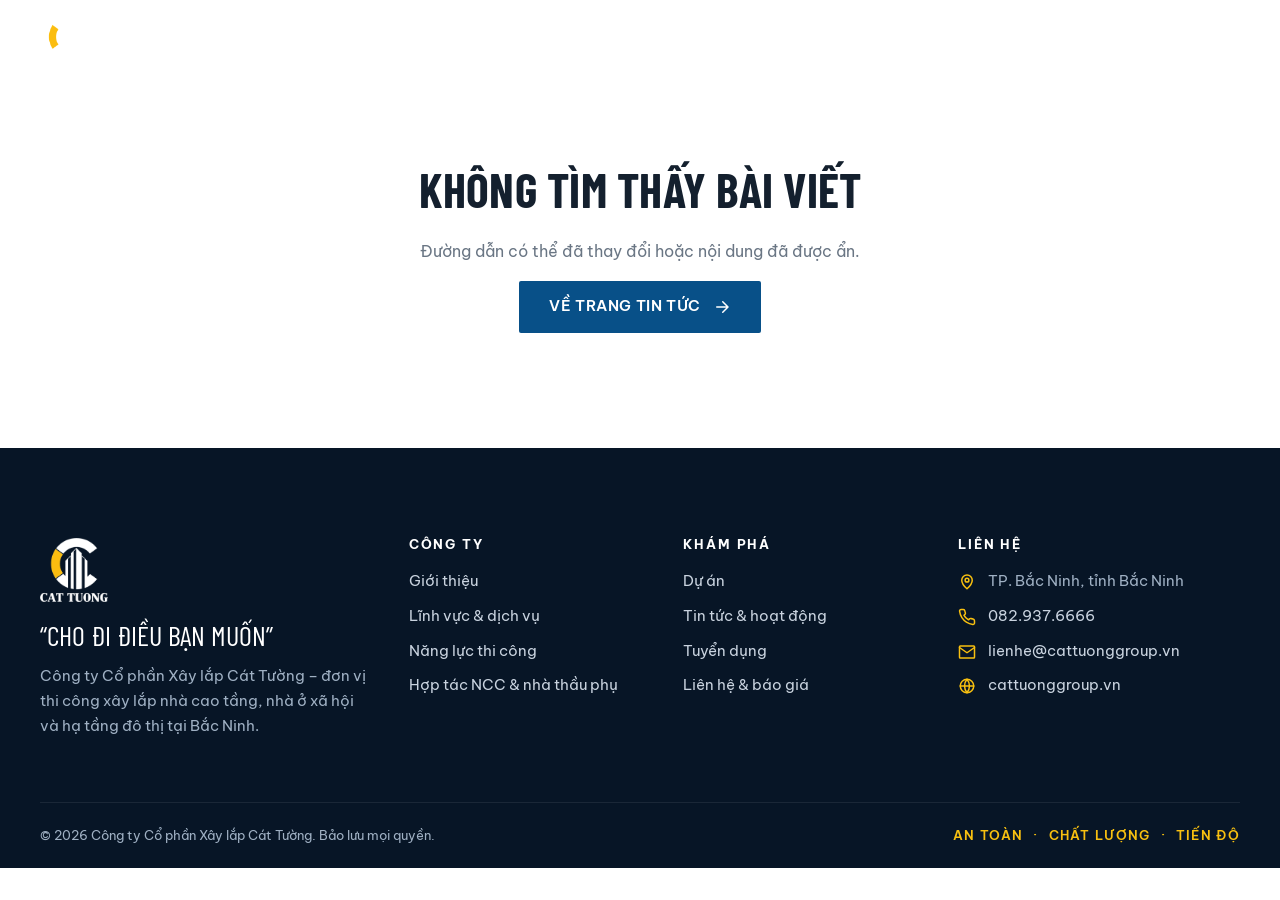
<file: tin-tuc-chi-tiet.html>
<!doctype html>
<html lang="vi" class="no-js">
<head>
  <meta charset="utf-8">
  <meta name="viewport" content="width=device-width, initial-scale=1">
  <title>Tin tức | Xây lắp Cát Tường</title>
  <meta name="description" content="Tin tức và hoạt động của Xây lắp Cát Tường.">
  <link rel="icon" href="assets/img/logo.png">
  <link rel="preconnect" href="https://fonts.googleapis.com"><link rel="preconnect" href="https://fonts.gstatic.com" crossorigin>
  <link href="https://fonts.googleapis.com/css2?family=Barlow+Condensed:wght@500;600;700&family=Be+Vietnam+Pro:wght@400;500;600&display=swap" rel="stylesheet">
  <link rel="stylesheet" href="assets/css/style.css">
</head>
<body data-page="article" data-nav="news" class="has-hero">
<main id="main"><div id="article"></div></main>
<script src="assets/js/data.js"></script>
<script src="assets/js/store.js"></script>
<script src="assets/js/main.js"></script>
</body>
</html>
</file>
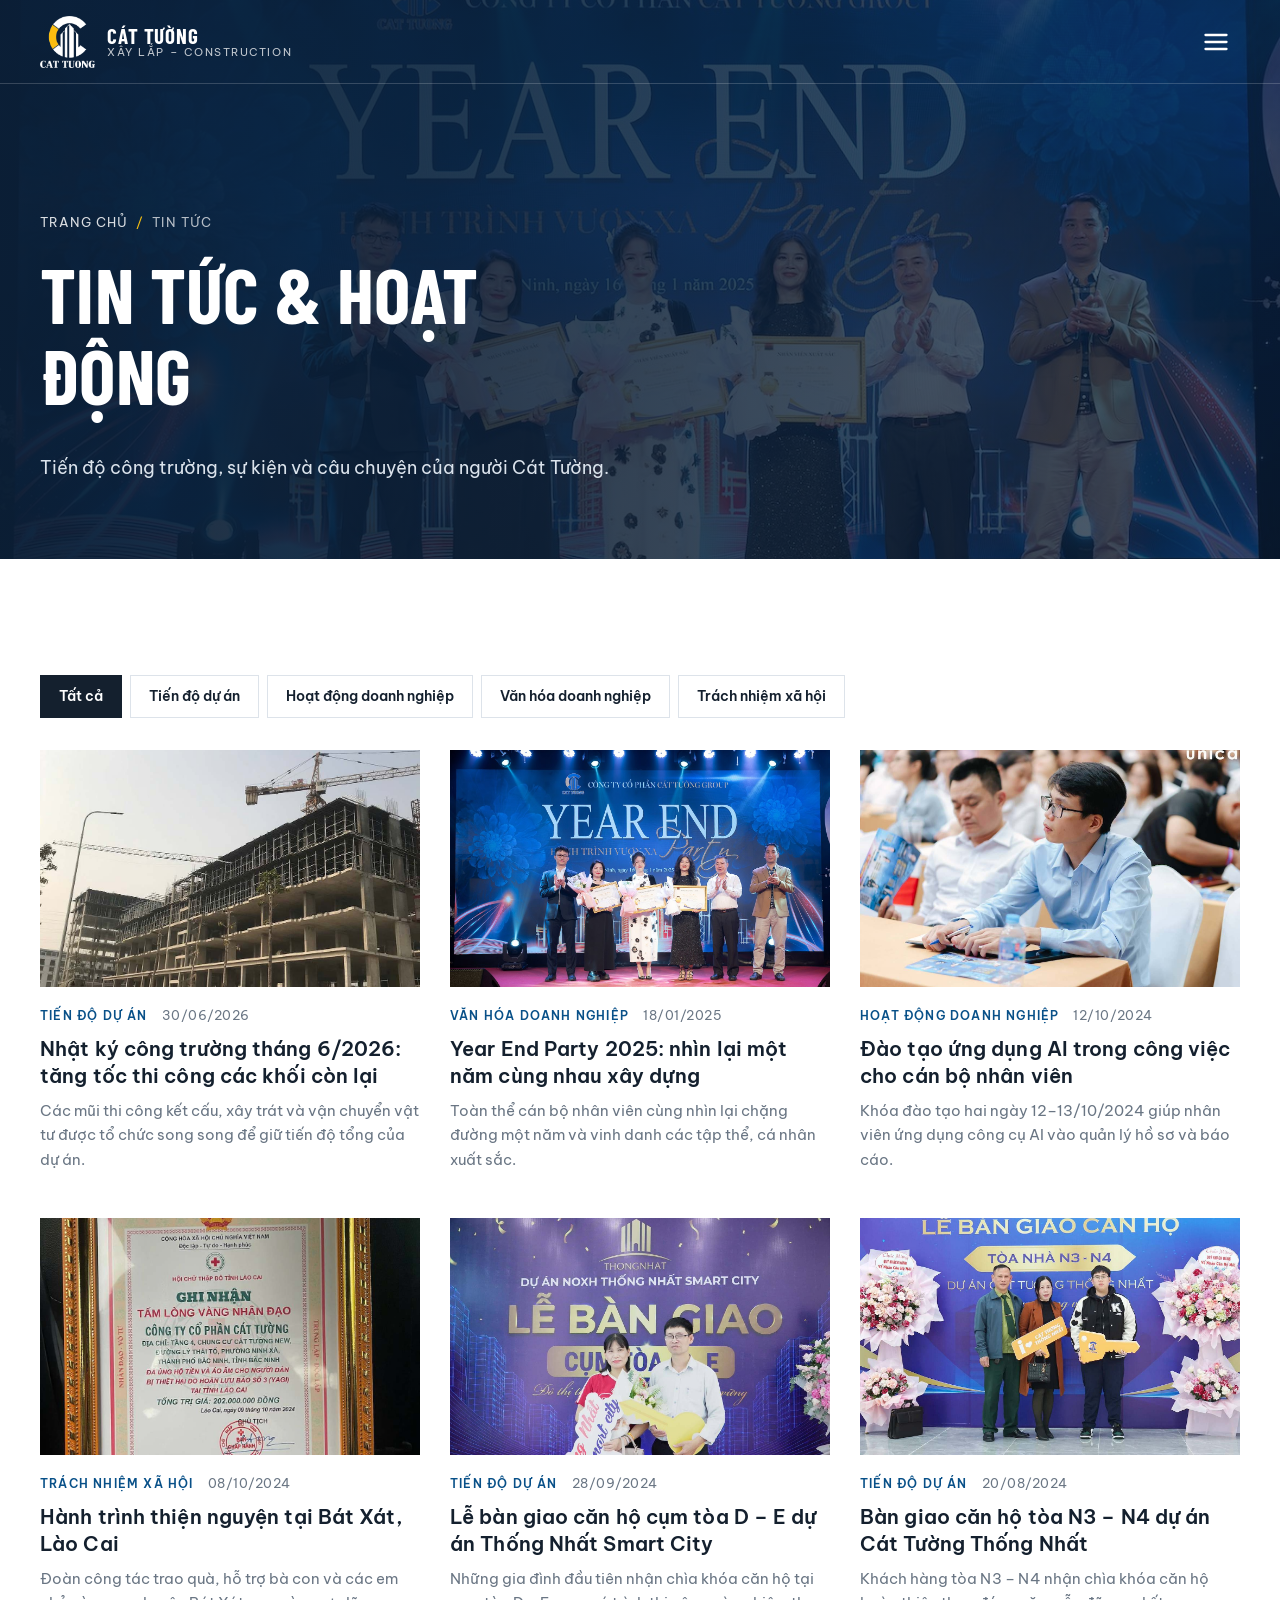
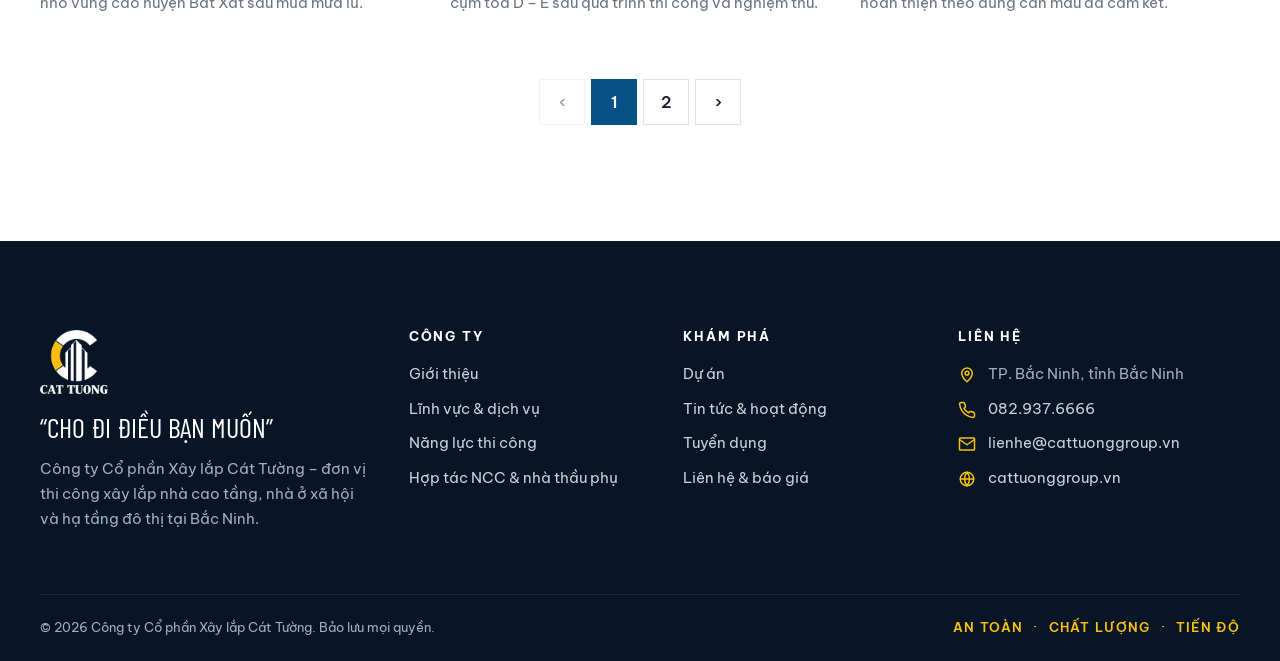
<file: tin-tuc.html>
<!doctype html>
<html lang="vi" class="no-js">
<head>
  <meta charset="utf-8">
  <meta name="viewport" content="width=device-width, initial-scale=1">
  <title>Tin tức & hoạt động | Xây lắp Cát Tường</title>
  <meta name="description" content="Tin tiến độ dự án, hoạt động doanh nghiệp, văn hóa và trách nhiệm xã hội của Xây lắp Cát Tường.">
  <link rel="icon" href="assets/img/logo.png">
  <link rel="preconnect" href="https://fonts.googleapis.com"><link rel="preconnect" href="https://fonts.gstatic.com" crossorigin>
  <link href="https://fonts.googleapis.com/css2?family=Barlow+Condensed:wght@500;600;700&family=Be+Vietnam+Pro:wght@400;500;600&display=swap" rel="stylesheet">
  <link rel="stylesheet" href="assets/css/style.css">
</head>
<body data-page="news" class="has-hero">
<main id="main">
  <section class="page-hero">
    <img class="bg" src="assets/img/yep.jpg" alt="">
    <div class="wrap">
      <nav class="crumbs" aria-label="Breadcrumb"><a href="index.html">Trang chủ</a><span aria-hidden="true">/</span><span>Tin tức</span></nav>
      <h1>Tin tức & hoạt động</h1>
      <p>Tiến độ công trường, sự kiện và câu chuyện của người Cát Tường.</p>
    </div>
  </section>
  <section class="section">
    <div class="wrap">
      <div class="chip-row" id="news-cats" role="group" aria-label="Danh mục bài viết"></div>
      <div class="grid grid-3" id="news-results"></div>
      <nav class="pager" id="pager" aria-label="Phân trang"></nav>
    </div>
  </section>
</main>
<script src="assets/js/data.js"></script>
<script src="assets/js/store.js"></script>
<script src="assets/js/main.js"></script>
</body>
</html>
</file>
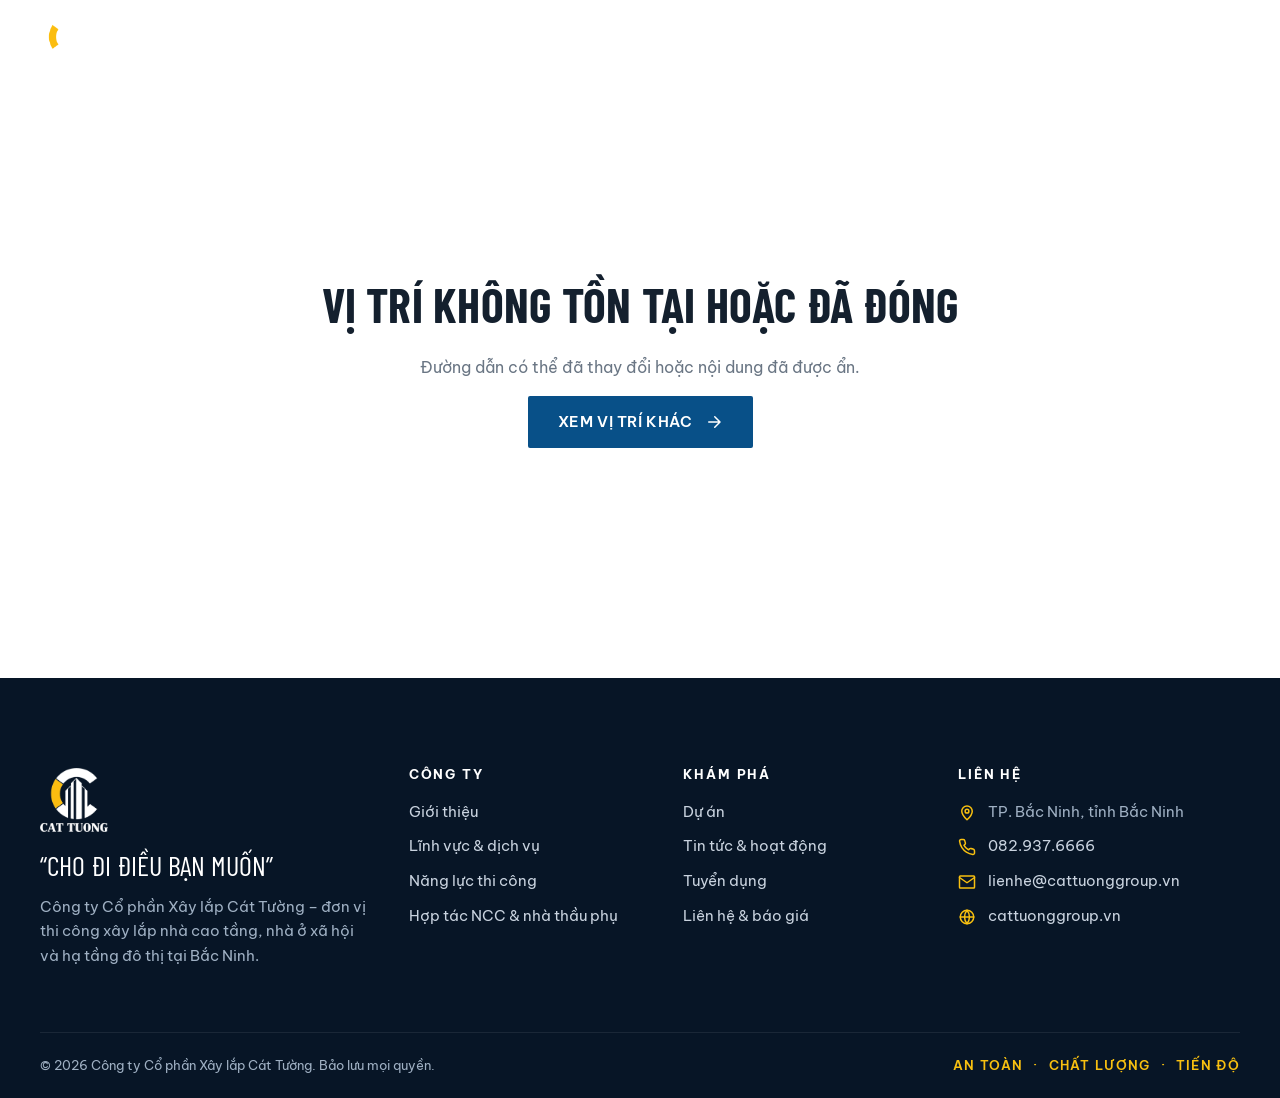
<file: tuyen-dung-chi-tiet.html>
<!doctype html>
<html lang="vi" class="no-js">
<head>
  <meta charset="utf-8">
  <meta name="viewport" content="width=device-width, initial-scale=1">
  <title>Chi tiết tuyển dụng | Xây lắp Cát Tường</title>
  <meta name="description" content="Mô tả công việc, yêu cầu, quyền lợi và ứng tuyển trực tuyến tại Xây lắp Cát Tường.">
  <link rel="icon" href="assets/img/logo.png">
  <link rel="preconnect" href="https://fonts.googleapis.com"><link rel="preconnect" href="https://fonts.gstatic.com" crossorigin>
  <link href="https://fonts.googleapis.com/css2?family=Barlow+Condensed:wght@500;600;700&family=Be+Vietnam+Pro:wght@400;500;600&display=swap" rel="stylesheet">
  <link rel="stylesheet" href="assets/css/style.css">
</head>
<body data-page="job" data-nav="careers" class="has-hero">
<main id="main">
  <section class="page-hero">
    <img class="bg" src="assets/img/site-team.jpg" alt="">
    <div class="wrap">
      <nav class="crumbs" aria-label="Breadcrumb"><a href="index.html">Trang chủ</a><span aria-hidden="true">/</span><a href="tuyen-dung.html">Tuyển dụng</a><span aria-hidden="true">/</span><span id="job-crumb"></span></nav>
      <h1 id="job-title" style="font-size:clamp(38px,5vw,72px)">Tuyển dụng</h1>
      <p id="job-sub"></p>
    </div>
  </section>

  <section class="section">
    <div class="wrap" id="job-detail"></div>
  </section>

  <section class="section section--alt" id="apply">
    <div class="wrap split" style="align-items:start">
      <div class="s-4">
        <span class="eyebrow">Ứng tuyển</span>
        <h2>Gửi hồ sơ của bạn</h2>
        <p>Bộ phận Nhân sự sẽ liên hệ với ứng viên phù hợp trong vòng 7 ngày làm việc.</p>
        <p class="muted" style="font-size:14px">Thông tin của bạn chỉ dùng cho mục đích tuyển dụng và không được công khai.</p>
      </div>
      <div class="s-8">
        <form class="form-card" data-form="application" novalidate data-success="Ứng tuyển thành công! Cảm ơn bạn đã quan tâm – chúng tôi sẽ liên hệ nếu hồ sơ phù hợp.">
          <div class="form-grid">
            <div class="field full"><label for="a-pos">Vị trí ứng tuyển</label><input class="input" id="a-pos" name="position" readonly></div>
            <div class="field"><label for="a-name">Họ và tên <span class="req">*</span></label><input class="input" id="a-name" name="name" required autocomplete="name" data-min="2"></div>
            <div class="field"><label for="a-phone">Số điện thoại <span class="req">*</span></label><input class="input" id="a-phone" name="phone" type="tel" required data-validate="phone" autocomplete="tel" inputmode="tel"></div>
            <div class="field"><label for="a-email">Email <span class="req">*</span></label><input class="input" id="a-email" name="email" type="email" required autocomplete="email"></div>
            <div class="field"><label for="a-exp">Số năm kinh nghiệm</label>
              <select class="select" id="a-exp" name="experience"><option value="">Chọn</option><option>Chưa có kinh nghiệm</option><option>Dưới 2 năm</option><option>2 – 5 năm</option><option>Trên 5 năm</option></select></div>
            <div class="field full">
              <label for="a-cv">CV đính kèm <span class="req">*</span></label>
              <label class="file-drop" for="a-cv">
                <input id="a-cv" name="cv" type="file" accept=".pdf,.doc,.docx" required data-msg="Vui lòng đính kèm CV.">
                <span><strong>Chọn file</strong> hoặc kéo thả vào đây</span><br><span class="muted" style="font-size:13px">PDF, DOC, DOCX – tối đa 5 MB</span>
                <div class="file-name" style="margin-top:8px;font-weight:600;color:var(--ink)"></div>
              </label>
            </div>
            <div class="field full"><label for="a-msg">Giới thiệu ngắn</label><textarea class="textarea" id="a-msg" name="message" rows="4"></textarea></div>
            <div class="hp" aria-hidden="true"><label>Website <input name="website" tabindex="-1" autocomplete="off"></label></div>
            <div class="field full"><label class="check"><input type="checkbox" name="consent" required data-msg="Vui lòng đồng ý để tiếp tục."> <span>Tôi đồng ý để Cát Tường lưu trữ và xử lý thông tin cá nhân cho mục đích tuyển dụng.</span></label></div>
          </div>
          <button class="btn btn--brand" type="submit">Nộp hồ sơ <span data-icon="arrow"></span></button>
          <div class="form-status" role="status" aria-live="polite"></div>
        </form>
      </div>
    </div>
  </section>
</main>
<script src="assets/js/data.js"></script>
<script src="assets/js/store.js"></script>
<script src="assets/js/main.js"></script>
</body>
</html>
</file>
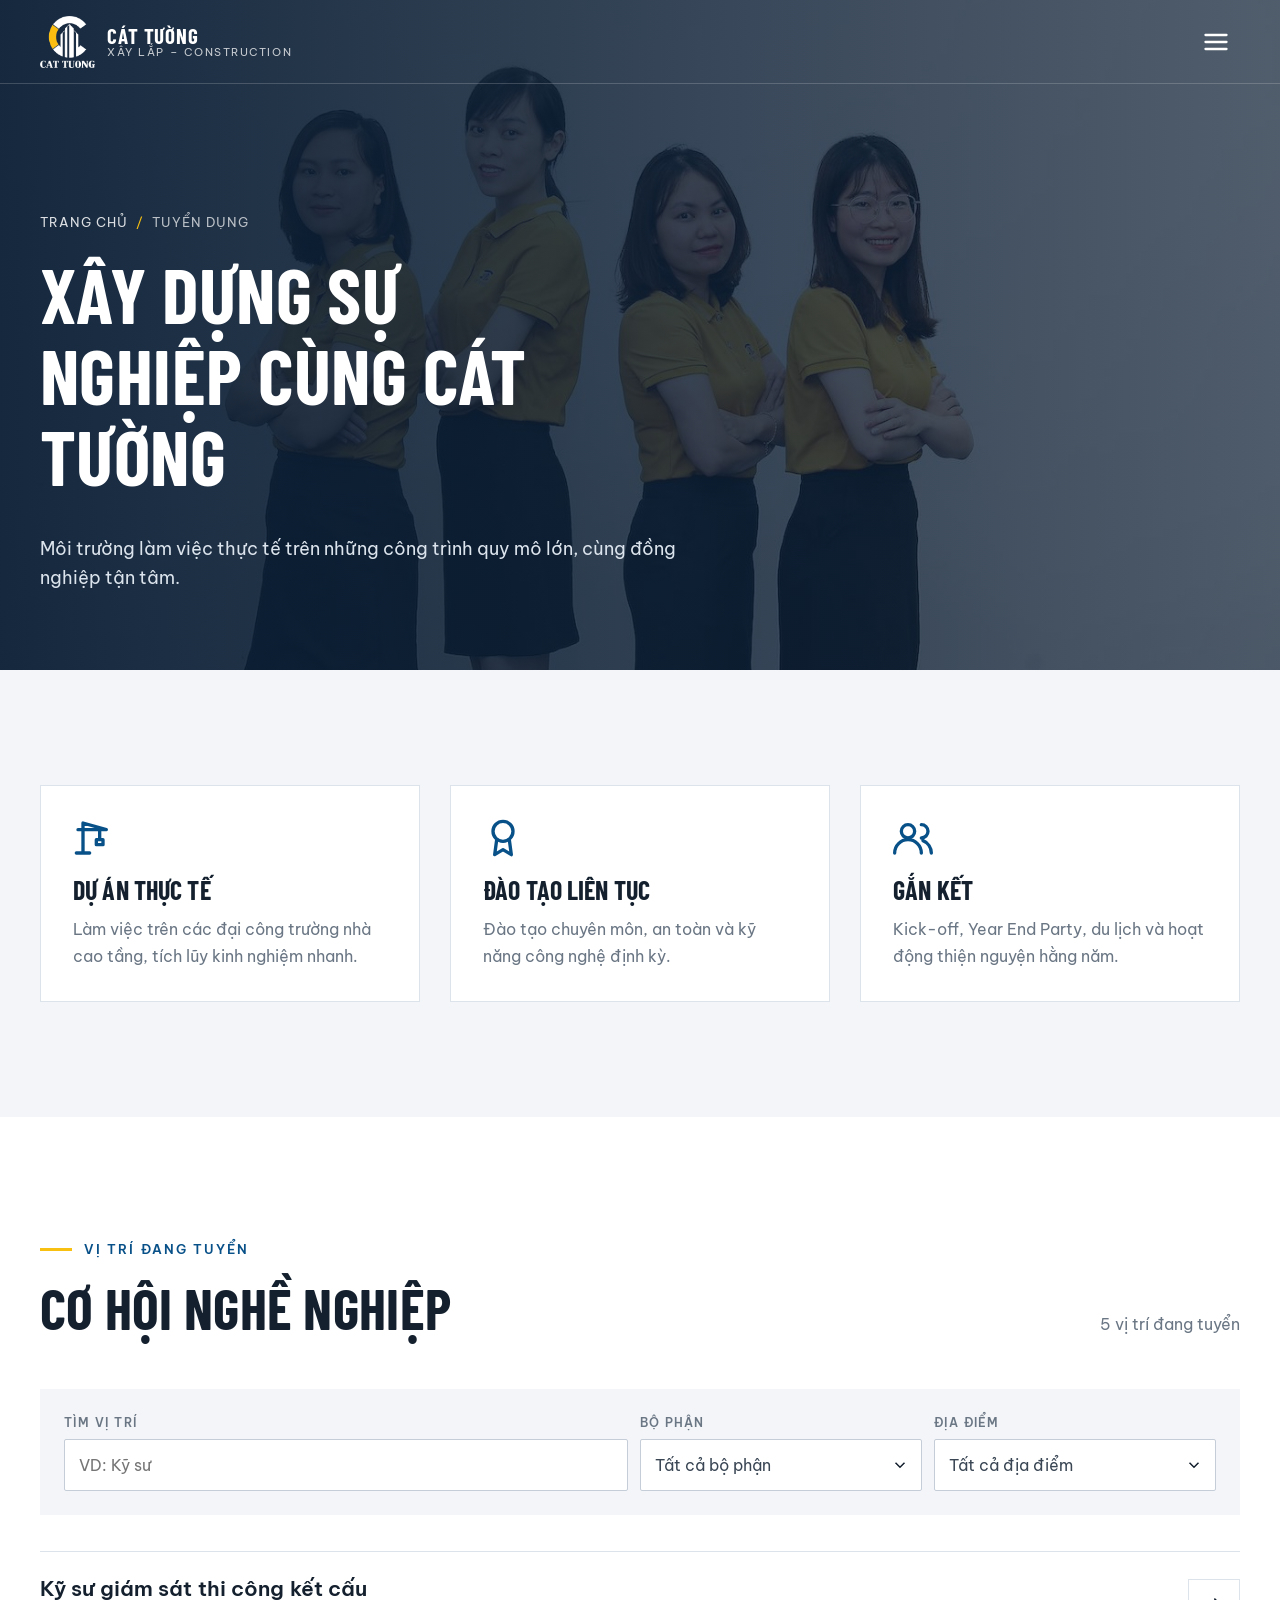
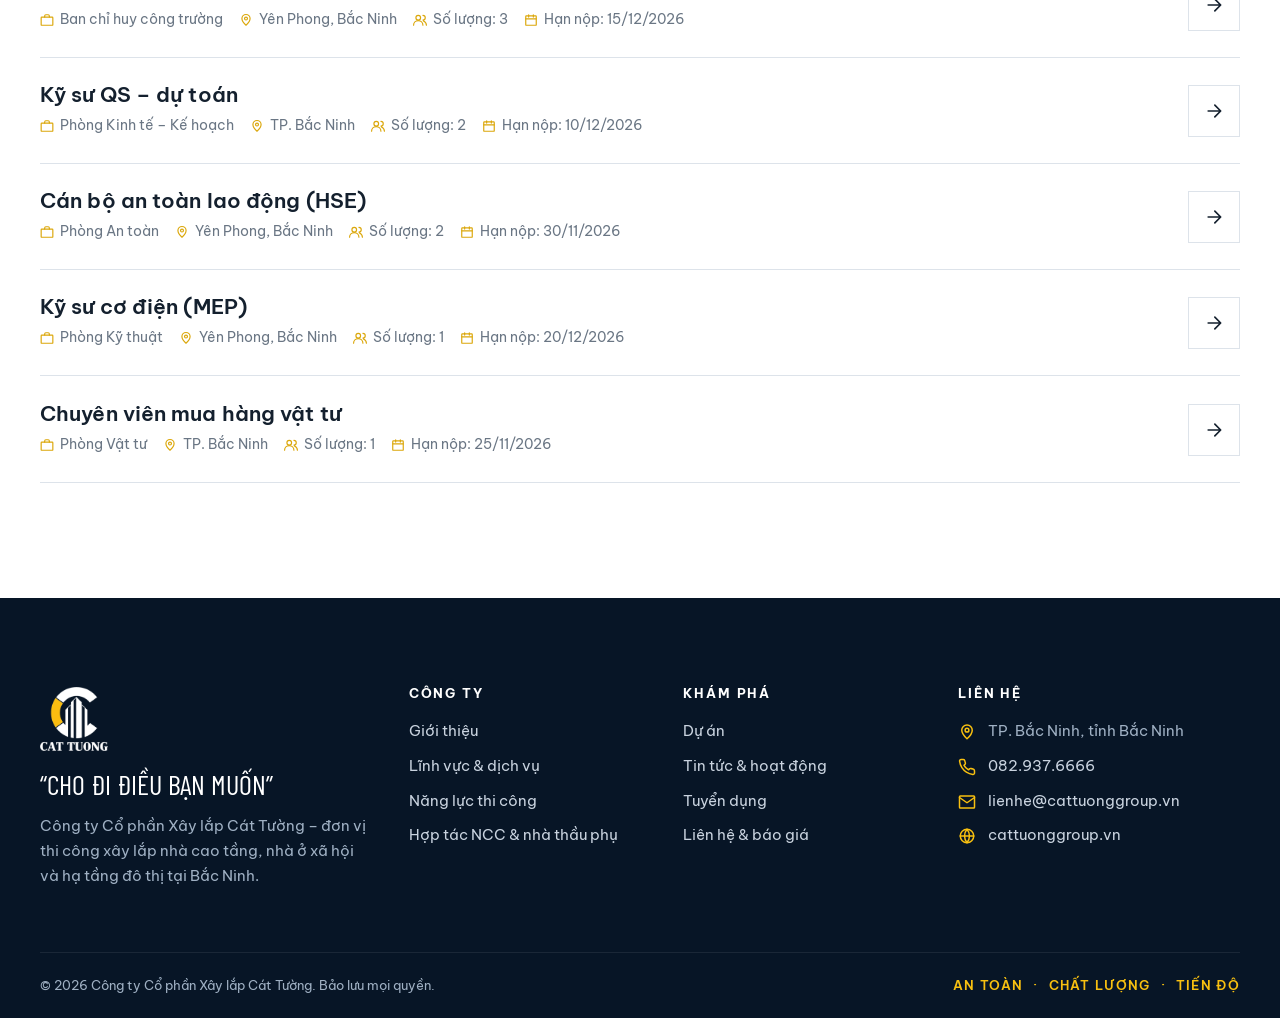
<file: tuyen-dung.html>
<!doctype html>
<html lang="vi" class="no-js">
<head>
  <meta charset="utf-8">
  <meta name="viewport" content="width=device-width, initial-scale=1">
  <title>Tuyển dụng | Xây lắp Cát Tường</title>
  <meta name="description" content="Cơ hội nghề nghiệp tại Xây lắp Cát Tường: kỹ sư giám sát, QS, an toàn lao động, MEP, mua hàng.">
  <link rel="icon" href="assets/img/logo.png">
  <link rel="preconnect" href="https://fonts.googleapis.com"><link rel="preconnect" href="https://fonts.gstatic.com" crossorigin>
  <link href="https://fonts.googleapis.com/css2?family=Barlow+Condensed:wght@500;600;700&family=Be+Vietnam+Pro:wght@400;500;600&display=swap" rel="stylesheet">
  <link rel="stylesheet" href="assets/css/style.css">
</head>
<body data-page="careers" class="has-hero">
<main id="main">
  <section class="page-hero">
    <img class="bg" src="assets/img/team-1.jpg" alt="">
    <div class="wrap">
      <nav class="crumbs" aria-label="Breadcrumb"><a href="index.html">Trang chủ</a><span aria-hidden="true">/</span><span>Tuyển dụng</span></nav>
      <h1>Xây dựng sự nghiệp cùng Cát Tường</h1>
      <p>Môi trường làm việc thực tế trên những công trình quy mô lớn, cùng đồng nghiệp tận tâm.</p>
    </div>
  </section>

  <section class="section section--alt">
    <div class="wrap">
      <div class="grid grid-3">
        <div class="icon-box reveal"><span data-icon="crane"></span><h3>Dự án thực tế</h3><p>Làm việc trên các đại công trường nhà cao tầng, tích lũy kinh nghiệm nhanh.</p></div>
        <div class="icon-box reveal"><span data-icon="award"></span><h3>Đào tạo liên tục</h3><p>Đào tạo chuyên môn, an toàn và kỹ năng công nghệ định kỳ.</p></div>
        <div class="icon-box reveal"><span data-icon="users"></span><h3>Gắn kết</h3><p>Kick-off, Year End Party, du lịch và hoạt động thiện nguyện hằng năm.</p></div>
      </div>
    </div>
  </section>

  <section class="section">
    <div class="wrap">
      <div class="section-head"><div><span class="eyebrow">Vị trí đang tuyển</span><h2>Cơ hội nghề nghiệp</h2></div><span class="muted" id="job-count" aria-live="polite"></span></div>
      <form class="toolbar cols-3" id="job-filter" role="search" aria-label="Lọc vị trí tuyển dụng">
        <div class="f-search"><label for="j-q">Tìm vị trí</label><input class="input" id="j-q" type="search" placeholder="VD: Kỹ sư" autocomplete="off"></div>
        <div><label for="j-dept">Bộ phận</label><select class="select" id="j-dept"></select></div>
        <div><label for="j-loc">Địa điểm</label><select class="select" id="j-loc"></select></div>
      </form>
      <div id="job-results"></div>
    </div>
  </section>
</main>
<script src="assets/js/data.js"></script>
<script src="assets/js/store.js"></script>
<script src="assets/js/main.js"></script>
</body>
</html>
</file>
<file: assets/css/style.css>
/* =========================================================
   Xây lắp Cát Tường – stylesheet
   Màu thương hiệu lấy từ logo: xanh #085088, vàng #F8C010
   ========================================================= */
:root {
  --brand: #085088;
  --brand-600: #0a4477;
  --navy: #0b1f36;
  --navy-2: #102a47;
  --gold: #f8c010;
  --gold-600: #dba70a;
  --ink: #14202e;
  --body: #3a4654;
  --muted: #6a7684;
  --line: #dde3ea;
  --bg: #ffffff;
  --bg-alt: #f3f5f8;
  --ok: #1d7a46;
  --err: #b42318;

  --font-display: "Barlow Condensed", "Arial Narrow", sans-serif;
  --font-body: "Be Vietnam Pro", system-ui, -apple-system, "Segoe UI", sans-serif;

  --wrap: 1280px;
  --gutter: clamp(16px, 4vw, 40px);
  --header-h: 84px;
  --radius: 2px;
  --ease: cubic-bezier(.2, .7, .2, 1);
}

*, *::before, *::after { box-sizing: border-box; }
html { scroll-behavior: smooth; -webkit-text-size-adjust: 100%; }
body {
  margin: 0; font-family: var(--font-body); font-size: 16px; line-height: 1.65;
  color: var(--body); background: var(--bg); overflow-x: hidden;
}
img { max-width: 100%; display: block; }
a { color: var(--brand); text-decoration: none; }
a:hover { color: var(--brand-600); }
h1, h2, h3, h4 { font-family: var(--font-display); color: var(--ink); line-height: 1.05; margin: 0 0 .5em; font-weight: 700; letter-spacing: .005em; }
h1 { font-size: clamp(44px, 7vw, 96px); text-transform: uppercase; }
h2 { font-size: clamp(34px, 4.4vw, 60px); text-transform: uppercase; }
h3 { font-size: clamp(22px, 2vw, 28px); }
p { margin: 0 0 1em; }
button, input, select, textarea { font: inherit; color: inherit; }
:focus-visible { outline: 3px solid var(--gold); outline-offset: 2px; }
.sr-only { position: absolute; width: 1px; height: 1px; overflow: hidden; clip: rect(0 0 0 0); white-space: nowrap; }
.skip-link { position: absolute; left: 8px; top: -60px; z-index: 200; background: var(--gold); color: var(--ink); padding: 10px 16px; font-weight: 600; }
.skip-link:focus { top: 8px; }

.wrap { max-width: var(--wrap); margin: 0 auto; padding: 0 var(--gutter); }
.section { padding: clamp(64px, 9vw, 128px) 0; }
.section--alt { background: var(--bg-alt); }
.section--dark { background: var(--navy); color: #c9d3df; }
.section--dark h2, .section--dark h3 { color: #fff; }

.eyebrow {
  display: inline-flex; align-items: center; gap: 12px;
  font-family: var(--font-body); font-size: 13px; font-weight: 600; letter-spacing: .16em;
  text-transform: uppercase; color: var(--brand); margin-bottom: 18px;
}
.eyebrow::before { content: ""; width: 32px; height: 3px; background: var(--gold); }
.section--dark .eyebrow, .on-dark .eyebrow { color: var(--gold); }
.lead { font-size: clamp(18px, 1.6vw, 22px); line-height: 1.55; color: var(--ink); }
.section--dark .lead { color: #e4ebf3; }

/* ---------- Buttons & links ---------- */
.btn {
  display: inline-flex; align-items: center; gap: 12px; min-height: 52px; padding: 0 28px;
  font-weight: 600; font-size: 15px; letter-spacing: .04em; text-transform: uppercase;
  border: 2px solid transparent; border-radius: var(--radius); cursor: pointer;
  transition: background .25s var(--ease), color .25s var(--ease), border-color .25s var(--ease);
}
.btn svg { width: 18px; height: 18px; transition: transform .25s var(--ease); }
.btn:hover svg { transform: translateX(4px); }
.btn--gold { background: var(--gold); color: var(--ink); }
.btn--gold:hover { background: #fff; color: var(--ink); }
.btn--brand { background: var(--brand); color: #fff; }
.btn--brand:hover { background: var(--navy); color: #fff; }
.btn--ghost { border-color: rgba(255,255,255,.7); color: #fff; }
.btn--ghost:hover { background: #fff; color: var(--ink); }
.btn--line { border-color: var(--ink); color: var(--ink); }
.btn--line:hover { background: var(--ink); color: #fff; }
.btn[disabled] { opacity: .6; cursor: progress; }

.arrow-link {
  display: inline-flex; align-items: center; gap: 10px; font-weight: 600; font-size: 14px;
  letter-spacing: .08em; text-transform: uppercase; color: var(--ink);
  border-bottom: 2px solid var(--gold); padding-bottom: 4px;
}
.arrow-link svg { width: 16px; height: 16px; transition: transform .25s var(--ease); }
.arrow-link:hover { color: var(--brand); }
.arrow-link:hover svg { transform: translateX(4px); }
.section--dark .arrow-link, .on-dark .arrow-link { color: #fff; }

/* ---------- Header ---------- */
.site-header {
  position: fixed; inset: 0 0 auto 0; z-index: 100; height: var(--header-h);
  background: #fff; border-bottom: 1px solid var(--line);
  transition: background .3s var(--ease), border-color .3s var(--ease), box-shadow .3s var(--ease);
}
.site-header .wrap { height: 100%; display: flex; align-items: center; gap: 32px; max-width: 1440px; }
.brand { display: flex; align-items: center; gap: 12px; flex-shrink: 0; }
.brand img { height: 52px; width: auto; }
.brand .brand-light { display: none; }
.brand-text { display: flex; flex-direction: column; line-height: 1.05; }
.brand-text strong { font-family: var(--font-display); font-size: 21px; letter-spacing: .04em; text-transform: uppercase; color: var(--brand); }
.brand-text span { font-size: 11px; letter-spacing: .14em; text-transform: uppercase; color: var(--muted); }

.nav { margin-left: auto; display: flex; align-items: center; gap: 4px; }
.nav > ul { list-style: none; display: flex; margin: 0; padding: 0; gap: 2px; }
.nav li { position: relative; }
.nav a.nav-link, .nav button.nav-link {
  display: flex; align-items: center; gap: 6px; height: var(--header-h); padding: 0 10px; white-space: nowrap;
  font-size: 14px; font-weight: 600; letter-spacing: .06em; text-transform: uppercase;
  color: var(--ink); background: none; border: 0; cursor: pointer; position: relative;
}
.nav .nav-link::after {
  content: ""; position: absolute; left: 10px; right: 10px; bottom: 22px; height: 2px; background: var(--gold);
  transform: scaleX(0); transform-origin: left; transition: transform .25s var(--ease);
}
.nav .nav-link:hover::after, .nav .nav-link[aria-current="page"]::after { transform: scaleX(1); }
.nav .chev { width: 12px; height: 12px; }
.dropdown {
  position: absolute; top: calc(var(--header-h) - 1px); left: 0; min-width: 260px; list-style: none; margin: 0; padding: 10px 0;
  background: #fff; border-top: 3px solid var(--gold); box-shadow: 0 18px 40px rgba(11,31,54,.14);
  opacity: 0; visibility: hidden; transform: translateY(6px); transition: all .2s var(--ease);
}
.has-dropdown:hover .dropdown, .has-dropdown:focus-within .dropdown { opacity: 1; visibility: visible; transform: none; }
.dropdown a { display: block; padding: 10px 22px; color: var(--ink); font-size: 15px; }
.dropdown a:hover { background: var(--bg-alt); color: var(--brand); }
.nav-cta { margin-left: 16px; min-height: 46px; padding: 0 22px; white-space: nowrap; }
.nav-toggle { display: none; margin-left: auto; width: 48px; height: 48px; border: 0; background: none; cursor: pointer; color: var(--ink); }
.nav-toggle svg { width: 28px; height: 28px; }

/* transparent header over hero */
body.has-hero .site-header:not(.is-scrolled) { background: transparent; border-color: rgba(255,255,255,.18); }
body.has-hero .site-header:not(.is-scrolled) .nav-link,
body.has-hero .site-header:not(.is-scrolled) .nav-toggle { color: #fff; }
body.has-hero .site-header:not(.is-scrolled) .brand-text strong { color: #fff; }
body.has-hero .site-header:not(.is-scrolled) .brand-text span { color: rgba(255,255,255,.75); }
body.has-hero .site-header:not(.is-scrolled) .brand-dark { display: none; }
body.has-hero .site-header:not(.is-scrolled) .brand-light { display: block; }
.site-header.is-scrolled { box-shadow: 0 6px 24px rgba(11,31,54,.08); }

main { padding-top: var(--header-h); }
body.has-hero main { padding-top: 0; }

/* ---------- Mobile nav ---------- */
@media (max-width: 1280px) {
  .nav-toggle { display: inline-flex; align-items: center; justify-content: center; }
  .nav {
    position: fixed; inset: var(--header-h) 0 0 0; background: var(--navy); flex-direction: column; align-items: stretch;
    padding: 24px var(--gutter) 40px; overflow-y: auto; gap: 0;
    transform: translateX(100%); transition: transform .35s var(--ease); visibility: hidden;
  }
  .nav.is-open { transform: none; visibility: visible; }
  .nav > ul { flex-direction: column; gap: 0; }
  .nav a.nav-link, .nav button.nav-link { height: auto; padding: 16px 0; font-size: 22px; font-family: var(--font-display); color: #fff !important; border-bottom: 1px solid rgba(255,255,255,.1); width: 100%; justify-content: space-between; }
  .nav .nav-link::after { display: none; }
  .dropdown { position: static; opacity: 1; visibility: visible; transform: none; box-shadow: none; background: transparent; border: 0; padding: 0 0 8px 12px; display: none; }
  .has-dropdown.is-open .dropdown { display: block; }
  .dropdown a { color: #c9d3df; padding: 10px 0; }
  .dropdown a:hover { background: none; color: var(--gold); }
  .nav-cta { margin: 28px 0 0; justify-content: center; }
  body.nav-open { overflow: hidden; }
  body.nav-open .site-header { background: var(--navy) !important; border-color: rgba(255,255,255,.1) !important; }
  body.nav-open .site-header .nav-toggle, body.nav-open .brand-text strong { color: #fff !important; }
  body.nav-open .brand-dark { display: none !important; }
  body.nav-open .brand-light { display: block !important; }
}
@media (max-width: 520px) {
  :root { --header-h: 70px; }
  .brand img { height: 42px; }
  .brand-text strong { font-size: 18px; }
  .brand-text span { display: none; }
}

/* ---------- Home hero ---------- */
.hero { position: relative; min-height: 100vh; min-height: 100svh; display: flex; align-items: flex-end; color: #fff; overflow: hidden; background: var(--navy); }
.hero-slides { position: absolute; inset: 0; }
.hero-slide { position: absolute; inset: 0; opacity: 0; transition: opacity .6s ease; }
.hero-slide.is-active { opacity: 1; }
.hero-slide img { width: 100%; height: 100%; object-fit: cover; transform: scale(1.06); transition: transform 2.6s linear; }
.hero-slide.is-active img { transform: scale(1); }
.hero::after { content: ""; position: absolute; inset: 0; background: linear-gradient(180deg, rgba(11,31,54,.55) 0%, rgba(11,31,54,.15) 35%, rgba(11,31,54,.85) 100%); }
.hero-content { position: relative; z-index: 2; width: 100%; padding-bottom: clamp(56px, 9vh, 110px); padding-top: calc(var(--header-h) + 40px); }
.hero .eyebrow, .page-hero .eyebrow, .detail-hero .eyebrow { color: var(--gold); }
.hero h1 { color: #fff; max-width: 13ch; margin-bottom: 24px; }
.hero h1 em { font-style: normal; color: var(--gold); }
.hero .hero-sub { max-width: 560px; font-size: clamp(17px, 1.5vw, 20px); color: #e4ebf3; margin-bottom: 36px; }
.hero-actions { display: flex; flex-wrap: wrap; gap: 14px; }
.hero-meta { position: absolute; z-index: 2; right: var(--gutter); bottom: clamp(56px, 9vh, 110px); display: flex; gap: 10px; }
.hero-dot { width: 44px; height: 3px; border: 0; padding: 0; background: rgba(255,255,255,.35); cursor: pointer; position: relative; overflow: hidden; }
.hero-dot::after { content: ""; position: absolute; inset: 0; background: var(--gold); transform: scaleX(0); transform-origin: left; }
.hero-dot.is-active::after { animation: dot 2s linear forwards; }
@keyframes dot { to { transform: scaleX(1); } }
.hero-caption { position: absolute; z-index: 2; right: var(--gutter); bottom: calc(clamp(56px, 9vh, 110px) + 24px); font-size: 13px; letter-spacing: .1em; text-transform: uppercase; color: rgba(255,255,255,.8); }
@media (max-width: 760px) { .hero-meta, .hero-caption { display: none; } }

/* ---------- Page hero (inner) ---------- */
.page-hero { position: relative; color: #fff; background: var(--navy); padding: calc(var(--header-h) + clamp(60px, 10vw, 140px)) 0 clamp(48px, 6vw, 80px); overflow: hidden; }
.page-hero img.bg { position: absolute; inset: 0; width: 100%; height: 100%; object-fit: cover; opacity: .45; }
.page-hero::after { content: ""; position: absolute; inset: 0; background: linear-gradient(90deg, rgba(11,31,54,.9) 0%, rgba(11,31,54,.35) 100%); }
.page-hero .wrap { position: relative; z-index: 2; }
.page-hero h1 { color: #fff; font-size: clamp(42px, 6vw, 84px); max-width: 16ch; }
.page-hero p { max-width: 640px; font-size: clamp(17px, 1.4vw, 20px); color: #dbe3ec; margin: 0; }
.crumbs { display: flex; flex-wrap: wrap; gap: 8px; font-size: 13px; letter-spacing: .08em; text-transform: uppercase; margin-bottom: 20px; color: rgba(255,255,255,.7); }
.crumbs a { color: rgba(255,255,255,.85); }
.crumbs a:hover { color: var(--gold); }
.crumbs span[aria-hidden] { color: var(--gold); }

/* ---------- Layout helpers ---------- */
.split { display: grid; grid-template-columns: repeat(12, 1fr); gap: clamp(24px, 4vw, 64px); align-items: center; }
.split > .s-5 { grid-column: span 5; } .split > .s-6 { grid-column: span 6; } .split > .s-7 { grid-column: span 7; }
.split > .s-4 { grid-column: span 4; } .split > .s-8 { grid-column: span 8; }
@media (max-width: 900px) { .split > * { grid-column: 1 / -1 !important; } }
.section-head { display: flex; justify-content: space-between; align-items: flex-end; gap: 24px; flex-wrap: wrap; margin-bottom: clamp(32px, 4vw, 56px); }
.section-head h2 { margin: 0; max-width: 18ch; }
.grid { display: grid; gap: clamp(20px, 2.4vw, 32px); }
.grid-3 { grid-template-columns: repeat(3, 1fr); }
.grid-2 { grid-template-columns: repeat(2, 1fr); }
.grid-4 { grid-template-columns: repeat(4, 1fr); }
@media (max-width: 1000px) { .grid-3, .grid-4 { grid-template-columns: repeat(2, 1fr); } }
@media (max-width: 640px) { .grid-3, .grid-2, .grid-4 { grid-template-columns: 1fr; } }

/* ---------- Statement ---------- */
.statement { font-family: var(--font-display); font-size: clamp(30px, 3.6vw, 52px); line-height: 1.12; color: var(--ink); font-weight: 600; max-width: 22ch; margin: 0; }
.statement em { font-style: normal; color: var(--brand); }

/* ---------- Values ---------- */
.values { display: grid; grid-template-columns: repeat(3, 1fr); border-top: 1px solid var(--line); margin-top: clamp(40px, 5vw, 72px); }
.value { padding: 32px 32px 8px 0; border-right: 1px solid var(--line); }
.value + .value { padding-left: 32px; }
.value:last-child { border-right: 0; }
.value .num { font-family: var(--font-display); font-size: 15px; letter-spacing: .14em; color: var(--gold-600); font-weight: 700; }
.value h3 { font-size: clamp(30px, 3vw, 44px); text-transform: uppercase; margin: 8px 0 12px; }
.value p { color: var(--muted); margin: 0; }
@media (max-width: 760px) {
  .values { grid-template-columns: 1fr; }
  .value, .value + .value { padding: 24px 0; border-right: 0; border-bottom: 1px solid var(--line); }
}

/* ---------- Media cards ---------- */
.media { position: relative; overflow: hidden; background: var(--bg-alt); }
.media img { width: 100%; height: 100%; object-fit: cover; transition: transform .8s var(--ease); }
a:hover .media img, .card:hover .media img { transform: scale(1.04); }
.ratio-43 { aspect-ratio: 4 / 3; } .ratio-169 { aspect-ratio: 16 / 9; } .ratio-34 { aspect-ratio: 3 / 4; } .ratio-11 { aspect-ratio: 1; }

/* Featured projects – large alternating */
.feature { display: grid; grid-template-columns: 1.5fr 1fr; gap: 0; background: #fff; margin-bottom: clamp(24px, 3vw, 40px); color: inherit; }
.feature:nth-child(even) { grid-template-columns: 1fr 1.5fr; }
.feature:nth-child(even) .feature-media { order: 2; }
.feature-media { min-height: 420px; }
.feature-body { padding: clamp(28px, 4vw, 56px); display: flex; flex-direction: column; justify-content: center; border: 1px solid var(--line); }
.feature:nth-child(odd) .feature-body { border-left: 0; } .feature:nth-child(even) .feature-body { border-right: 0; }
.feature-body h3 { font-size: clamp(30px, 3.2vw, 46px); text-transform: uppercase; }
.feature-body p { color: var(--muted); }
.feature:hover h3 { color: var(--brand); }
.facts { display: grid; grid-template-columns: 1fr 1fr; gap: 18px 24px; margin: 8px 0 28px; padding: 20px 0 0; border-top: 1px solid var(--line); }
.facts dt { font-size: 12px; letter-spacing: .12em; text-transform: uppercase; color: var(--muted); }
.facts dd { margin: 2px 0 0; font-weight: 600; color: var(--ink); }
@media (max-width: 900px) {
  .feature, .feature:nth-child(even) { grid-template-columns: 1fr; }
  .feature:nth-child(even) .feature-media { order: 0; }
  .feature-media { min-height: 0; aspect-ratio: 16/10; }
  .feature-body { border: 1px solid var(--line) !important; border-top: 0 !important; }
}

/* Tags / badges */
.tag { display: inline-block; font-size: 12px; font-weight: 600; letter-spacing: .1em; text-transform: uppercase; padding: 5px 10px; background: var(--bg-alt); color: var(--ink); }
.tag--live { background: var(--gold); color: var(--ink); }
.tag--done { background: var(--brand); color: #fff; }
.tag--plan { background: #e7ecf2; color: var(--brand-600); }
.tags { display: flex; flex-wrap: wrap; gap: 8px; margin-bottom: 14px; }

/* Project card */
.card { display: flex; flex-direction: column; color: inherit; background: #fff; height: 100%; }
.card .media { aspect-ratio: 4/3; }
.card .media .tag { position: absolute; left: 0; top: 0; z-index: 2; }
.card-body { padding: 22px 0 8px; display: flex; flex-direction: column; flex: 1; }
.card-body h3 { font-size: 28px; text-transform: uppercase; margin-bottom: 6px; transition: color .2s; }
.card:hover h3 { color: var(--brand); }
.card-meta { font-size: 14px; color: var(--muted); display: flex; flex-wrap: wrap; gap: 6px 16px; }
.card-meta span { display: inline-flex; align-items: center; gap: 6px; }
.card-meta svg { width: 14px; height: 14px; color: var(--gold-600); }
.card-body p { color: var(--muted); margin: 12px 0 0; font-size: 15px; }

/* List view */
.project-list .card { flex-direction: row; gap: 28px; border-bottom: 1px solid var(--line); padding-bottom: 24px; }
.project-list .card .media { width: 320px; flex-shrink: 0; }
.project-list .card-body { padding-top: 4px; }
@media (max-width: 700px) { .project-list .card { flex-direction: column; } .project-list .card .media { width: 100%; } }

/* Service tiles (McCarthy "markets" style) */
.tile { position: relative; display: block; overflow: hidden; color: #fff; aspect-ratio: 4/5; background: var(--navy); }
.tile img { position: absolute; inset: 0; width: 100%; height: 100%; object-fit: cover; opacity: .75; transition: transform .8s var(--ease), opacity .4s; }
.tile::after { content: ""; position: absolute; inset: 0; background: linear-gradient(180deg, rgba(11,31,54,0) 30%, rgba(11,31,54,.92) 100%); }
.tile-body { position: absolute; z-index: 2; left: 0; right: 0; bottom: 0; padding: 28px; }
.tile-body .num { font-family: var(--font-display); color: var(--gold); font-weight: 700; letter-spacing: .12em; font-size: 15px; }
.tile-body h3 { color: #fff; font-size: clamp(26px, 2.2vw, 32px); text-transform: uppercase; margin: 6px 0 0; }
.tile-body p { margin: 0; max-height: 0; overflow: hidden; opacity: 0; transition: max-height .5s var(--ease), opacity .4s, margin .4s; color: #dbe3ec; font-size: 15px; }
.tile:hover img, .tile:focus-visible img { transform: scale(1.05); opacity: .55; }
.tile:hover .tile-body p, .tile:focus-visible .tile-body p { max-height: 160px; opacity: 1; margin-top: 10px; }
@media (hover: none) { .tile-body p { max-height: none; opacity: 1; margin-top: 10px; } }

/* Stats band */
.stats { display: grid; grid-template-columns: repeat(4, 1fr); gap: 0; }
.stat { padding: 8px 28px; border-left: 1px solid rgba(255,255,255,.14); }
.stat:first-child { border-left: 0; padding-left: 0; }
.stat .val { font-family: var(--font-display); font-size: clamp(48px, 5.4vw, 80px); line-height: 1; color: #fff; font-weight: 700; }
.stat .val small { font-size: .45em; color: var(--gold); margin-left: 4px; }
.stat .lbl { margin-top: 10px; font-size: 14px; letter-spacing: .08em; text-transform: uppercase; color: #9fb0c3; }
.section:not(.section--dark) .stat { border-color: var(--line); }
.section:not(.section--dark) .stat .val { color: var(--ink); }
.section:not(.section--dark) .stat .lbl { color: var(--muted); }
@media (max-width: 860px) { .stats { grid-template-columns: repeat(2, 1fr); row-gap: 36px; } .stat:nth-child(3) { border-left: 0; padding-left: 0; } }

/* Image mosaic */
.mosaic { display: grid; grid-template-columns: 1.2fr 1fr; grid-template-rows: 1fr 1fr; gap: 12px; height: clamp(420px, 48vw, 620px); }
.mosaic .media:first-child { grid-row: span 2; }
@media (max-width: 640px) { .mosaic { height: auto; grid-template-columns: 1fr 1fr; grid-template-rows: auto; } .mosaic .media { aspect-ratio: 1; } .mosaic .media:first-child { grid-column: span 2; grid-row: auto; aspect-ratio: 16/10; } }

/* Check list */
.checks { list-style: none; padding: 0; margin: 0 0 28px; }
.checks li { position: relative; padding: 12px 0 12px 36px; border-bottom: 1px solid var(--line); color: var(--ink); }
.checks li::before { content: ""; position: absolute; left: 0; top: 18px; width: 18px; height: 10px; border-left: 3px solid var(--gold-600); border-bottom: 3px solid var(--gold-600); transform: rotate(-45deg); }
.section--dark .checks li { color: #e4ebf3; border-color: rgba(255,255,255,.12); }

/* News card */
.news-card { display: flex; flex-direction: column; color: inherit; }
.news-card .media { aspect-ratio: 16/10; }
.news-card .meta { display: flex; gap: 14px; align-items: center; margin: 18px 0 8px; font-size: 13px; color: var(--muted); letter-spacing: .04em; }
.news-card .meta .cat { color: var(--brand); font-weight: 600; text-transform: uppercase; letter-spacing: .1em; font-size: 12px; }
.news-card h3 { font-family: var(--font-body); font-size: 20px; line-height: 1.35; font-weight: 600; text-transform: none; transition: color .2s; }
.news-card:hover h3 { color: var(--brand); }
.news-card p { color: var(--muted); font-size: 15px; }

/* CTA band */
.cta-band { position: relative; color: #fff; background: var(--navy); overflow: hidden; }
.cta-band img.bg { position: absolute; inset: 0; width: 100%; height: 100%; object-fit: cover; opacity: .38; }
.cta-band .wrap { position: relative; z-index: 2; padding-top: clamp(80px, 11vw, 150px); padding-bottom: clamp(80px, 11vw, 150px); }
.cta-band h2 { color: #fff; max-width: 18ch; }
.cta-band p { max-width: 560px; color: #dbe3ec; font-size: 19px; margin-bottom: 32px; }

/* Timeline (history & progress) */
.timeline { list-style: none; margin: 0; padding: 0; position: relative; }
.timeline::before { content: ""; position: absolute; left: 11px; top: 6px; bottom: 6px; width: 2px; background: var(--line); }
.timeline li { position: relative; padding: 0 0 30px 48px; }
.timeline li::before { content: ""; position: absolute; left: 3px; top: 6px; width: 18px; height: 18px; border-radius: 50%; background: #fff; border: 3px solid var(--line); }
.timeline li.done::before { background: var(--brand); border-color: var(--brand); }
.timeline li.current::before { background: var(--gold); border-color: var(--gold); box-shadow: 0 0 0 6px rgba(248,192,16,.25); }
.timeline .t-date { font-family: var(--font-display); font-weight: 700; font-size: 22px; color: var(--brand); letter-spacing: .02em; }
.timeline .t-title { color: var(--ink); font-weight: 600; }
.timeline .t-state { font-size: 12px; letter-spacing: .1em; text-transform: uppercase; color: var(--muted); margin-left: 8px; }
.section--dark .timeline::before { background: rgba(255,255,255,.15); }
.section--dark .timeline .t-date { color: var(--gold); }
.section--dark .timeline .t-title { color: #fff; }

/* History horizontal */
.history { display: grid; grid-template-columns: repeat(6, 1fr); gap: 0; border-top: 2px solid rgba(255,255,255,.18); }
.history > div { padding: 26px 20px 0 0; position: relative; }
.history > div::before { content: ""; position: absolute; top: -8px; left: 0; width: 14px; height: 14px; background: var(--gold); border-radius: 50%; }
.history .yr { font-family: var(--font-display); font-size: 40px; font-weight: 700; color: #fff; line-height: 1; }
.history h4 { font-family: var(--font-body); font-size: 14px; letter-spacing: .08em; text-transform: uppercase; color: var(--gold); margin: 10px 0 6px; }
.history p { font-size: 15px; color: #b9c6d4; margin: 0; }
@media (max-width: 1000px) { .history { grid-template-columns: repeat(3, 1fr); row-gap: 36px; } }
@media (max-width: 600px) { .history { grid-template-columns: 1fr; border-top: 0; border-left: 2px solid rgba(255,255,255,.18); padding-left: 24px; } .history > div::before { left: -32px; top: 30px; } }

/* ---------- Filters / toolbar ---------- */
.toolbar { display: grid; grid-template-columns: 1.3fr repeat(3, 1fr) auto; gap: 12px; align-items: end; padding: 24px; background: var(--bg-alt); margin-bottom: 36px; }
.toolbar.cols-3 { grid-template-columns: 2fr 1fr 1fr; }
.toolbar label { display: block; font-size: 12px; letter-spacing: .1em; text-transform: uppercase; color: var(--muted); font-weight: 600; margin-bottom: 6px; }
.view-toggle { display: flex; border: 1px solid var(--line); background: #fff; }
.view-toggle button { width: 50px; height: 50px; border: 0; background: none; cursor: pointer; color: var(--muted); display: grid; place-items: center; }
.view-toggle button[aria-pressed="true"] { background: var(--ink); color: #fff; }
.view-toggle svg { width: 20px; height: 20px; }
@media (max-width: 900px) { .toolbar, .toolbar.cols-3 { grid-template-columns: 1fr 1fr; } .toolbar .f-search { grid-column: 1 / -1; } }
@media (max-width: 480px) { .toolbar, .toolbar.cols-3 { grid-template-columns: 1fr; } }
.result-count { color: var(--muted); font-size: 14px; margin: -16px 0 24px; }
.chip-row { display: flex; flex-wrap: wrap; gap: 8px; margin-bottom: 32px; }
.chip { border: 1px solid var(--line); background: #fff; padding: 9px 18px; font-size: 14px; font-weight: 600; cursor: pointer; color: var(--ink); }
.chip[aria-pressed="true"] { background: var(--ink); border-color: var(--ink); color: #fff; }

.pager { display: flex; justify-content: center; gap: 6px; margin-top: 48px; flex-wrap: wrap; }
.pager button { min-width: 46px; height: 46px; border: 1px solid var(--line); background: #fff; cursor: pointer; font-weight: 600; color: var(--ink); }
.pager button[aria-current="page"] { background: var(--brand); border-color: var(--brand); color: #fff; }
.pager button:disabled { opacity: .4; cursor: default; }
.empty { padding: 60px 20px; text-align: center; color: var(--muted); border: 1px dashed var(--line); }

/* ---------- Forms ---------- */
.field { margin-bottom: 18px; }
.field label { display: block; font-size: 14px; font-weight: 600; color: var(--ink); margin-bottom: 6px; }
.field label .req { color: var(--err); }
.input, .select, .textarea {
  width: 100%; min-height: 50px; padding: 12px 14px; border: 1px solid #c5ced8; background: #fff; border-radius: var(--radius);
  transition: border-color .2s, box-shadow .2s;
}
.textarea { min-height: 140px; resize: vertical; }
.select { appearance: none; background-image: url("data:image/svg+xml,%3Csvg xmlns='http://www.w3.org/2000/svg' viewBox='0 0 24 24' fill='none' stroke='%2314202e' stroke-width='2'%3E%3Cpath d='m6 9 6 6 6-6'/%3E%3C/svg%3E"); background-repeat: no-repeat; background-position: right 12px center; background-size: 18px; padding-right: 40px; }
.input:focus, .select:focus, .textarea:focus { outline: none; border-color: var(--brand); box-shadow: 0 0 0 3px rgba(8,80,136,.15); }
.field.has-error .input, .field.has-error .select, .field.has-error .textarea { border-color: var(--err); }
.field .error { display: none; color: var(--err); font-size: 13px; margin-top: 6px; }
.field.has-error .error { display: block; }
.field .hint { font-size: 13px; color: var(--muted); margin-top: 6px; }
.form-grid { display: grid; grid-template-columns: 1fr 1fr; gap: 0 20px; }
.form-grid .full { grid-column: 1 / -1; }
@media (max-width: 640px) { .form-grid { grid-template-columns: 1fr; } }
.check { display: flex; gap: 10px; align-items: flex-start; font-size: 14px; color: var(--body); }
.check input { width: 18px; height: 18px; margin-top: 3px; accent-color: var(--brand); flex-shrink: 0; }
.hp { position: absolute !important; left: -9999px !important; width: 1px; height: 1px; overflow: hidden; }
.form-status { display: none; padding: 16px 18px; margin-top: 18px; font-weight: 500; border-left: 4px solid; }
.form-status.is-ok { display: block; background: #e8f5ee; color: var(--ok); border-color: var(--ok); }
.form-status.is-err { display: block; background: #fdecea; color: var(--err); border-color: var(--err); }
.form-card { background: #fff; padding: clamp(24px, 4vw, 48px); border-top: 4px solid var(--gold); box-shadow: 0 20px 50px rgba(11,31,54,.08); }
.file-drop { border: 2px dashed #c5ced8; padding: 22px; text-align: center; cursor: pointer; background: var(--bg-alt); transition: border-color .2s; }
.file-drop:hover, .file-drop.is-drag { border-color: var(--brand); }
.file-drop input { position: absolute; opacity: 0; width: 1px; height: 1px; }
.file-drop strong { color: var(--brand); }

/* Contact info */
.info-list { list-style: none; padding: 0; margin: 0; }
.info-list li { display: flex; gap: 16px; padding: 20px 0; border-bottom: 1px solid rgba(255,255,255,.12); }
.info-list svg { width: 22px; height: 22px; color: var(--gold); flex-shrink: 0; margin-top: 3px; }
.info-list small { display: block; font-size: 12px; letter-spacing: .12em; text-transform: uppercase; color: #9fb0c3; }
.info-list a, .info-list span { color: #fff; font-weight: 500; font-size: 17px; }

/* ---------- Project detail ---------- */
.detail-hero { position: relative; height: min(78vh, 760px); min-height: 460px; background: var(--navy); color: #fff; display: flex; align-items: flex-end; overflow: hidden; }
.detail-hero img { position: absolute; inset: 0; width: 100%; height: 100%; object-fit: cover; }
.detail-hero::after { content: ""; position: absolute; inset: 0; background: linear-gradient(180deg, rgba(11,31,54,.35) 0%, rgba(11,31,54,.1) 40%, rgba(11,31,54,.9) 100%); }
.detail-hero .wrap { position: relative; z-index: 2; width: 100%; padding-bottom: 56px; }
.detail-hero h1 { color: #fff; margin-bottom: 12px; }
.detail-facts { display: grid; grid-template-columns: repeat(4, 1fr); border: 1px solid var(--line); margin-top: -1px; }
.detail-facts > div { padding: 24px; border-right: 1px solid var(--line); }
.detail-facts > div:last-child { border-right: 0; }
.detail-facts dt { font-size: 12px; letter-spacing: .12em; text-transform: uppercase; color: var(--muted); }
.detail-facts dd { margin: 4px 0 0; font-size: 18px; font-weight: 600; color: var(--ink); }
@media (max-width: 800px) { .detail-facts { grid-template-columns: 1fr 1fr; } .detail-facts > div:nth-child(2) { border-right: 0; } .detail-facts > div:nth-child(-n+2) { border-bottom: 1px solid var(--line); } }
.gallery { display: grid; grid-template-columns: repeat(4, 1fr); gap: 10px; }
.gallery button { padding: 0; border: 0; cursor: zoom-in; aspect-ratio: 4/3; overflow: hidden; background: var(--bg-alt); }
.gallery button img { width: 100%; height: 100%; object-fit: cover; transition: transform .6s var(--ease); }
.gallery button:hover img { transform: scale(1.05); }
.gallery button:first-child { grid-column: span 2; grid-row: span 2; aspect-ratio: auto; }
@media (max-width: 700px) { .gallery { grid-template-columns: repeat(2, 1fr); } }

.lightbox { position: fixed; inset: 0; z-index: 300; background: rgba(6,16,28,.95); display: none; align-items: center; justify-content: center; }
.lightbox.is-open { display: flex; }
.lightbox img { max-width: 92vw; max-height: 84vh; object-fit: contain; }
.lightbox button { position: absolute; background: rgba(255,255,255,.1); border: 0; color: #fff; width: 54px; height: 54px; cursor: pointer; display: grid; place-items: center; }
.lightbox button:hover { background: var(--gold); color: var(--ink); }
.lightbox button svg { width: 24px; height: 24px; }
.lb-close { top: 16px; right: 16px; } .lb-prev { left: 16px; top: 50%; transform: translateY(-50%); } .lb-next { right: 16px; top: 50%; transform: translateY(-50%); }
.lb-count { position: absolute; bottom: 20px; left: 50%; transform: translateX(-50%); color: #c9d3df; font-size: 14px; letter-spacing: .1em; }

/* Article */
.article { max-width: 760px; margin: 0 auto; }
.article p { font-size: 18px; line-height: 1.75; color: var(--ink); }
.article .meta { display: flex; gap: 16px; flex-wrap: wrap; color: rgba(255,255,255,.8); font-size: 14px; margin-top: 18px; }
.prose h3 { margin-top: 1.6em; }
.prose ul { padding-left: 20px; margin: 0 0 1.4em; }
.prose li { margin-bottom: 8px; color: var(--ink); }

/* Job list */
.job-row { display: grid; grid-template-columns: 1fr auto; gap: 16px; align-items: center; padding: 26px 0; border-bottom: 1px solid var(--line); color: inherit; }
.job-row:first-child { border-top: 1px solid var(--line); }
.job-row h3 { font-family: var(--font-body); font-size: 21px; font-weight: 600; text-transform: none; margin: 0 0 8px; transition: color .2s; }
.job-row:hover h3 { color: var(--brand); }
.job-row .arrow { width: 52px; height: 52px; border: 1px solid var(--line); display: grid; place-items: center; transition: all .25s; }
.job-row:hover .arrow { background: var(--gold); border-color: var(--gold); }
.job-row .arrow svg { width: 20px; height: 20px; color: var(--ink); }
.job-aside { background: var(--bg-alt); padding: 28px; position: sticky; top: calc(var(--header-h) + 20px); }
.job-aside dl { margin: 0 0 24px; }
.job-aside dt { font-size: 12px; letter-spacing: .12em; text-transform: uppercase; color: var(--muted); margin-top: 14px; }
.job-aside dd { margin: 2px 0 0; font-weight: 600; color: var(--ink); }

/* Service detail rows */
.svc-row { display: grid; grid-template-columns: 80px 1fr 1.1fr; gap: clamp(20px, 3vw, 48px); padding: clamp(36px, 5vw, 64px) 0; border-top: 1px solid var(--line); align-items: start; }
.svc-row .num { font-family: var(--font-display); font-size: 48px; font-weight: 700; color: var(--gold-600); line-height: 1; }
.svc-row h3 { font-size: clamp(30px, 3vw, 42px); text-transform: uppercase; }
.svc-row .media { aspect-ratio: 16/10; }
@media (max-width: 900px) { .svc-row { grid-template-columns: 1fr; } }

.equip { background: #fff; display: flex; flex-direction: column; height: 100%; }
.equip .media { aspect-ratio: 4/3; }
.equip h3 { font-size: 24px; text-transform: uppercase; margin: 18px 18px 6px; }
.equip p { color: var(--muted); font-size: 15px; margin: 0 18px 20px; }

.icon-box { padding: 32px; border: 1px solid var(--line); background: #fff; height: 100%; }
.icon-box svg { width: 40px; height: 40px; color: var(--brand); margin-bottom: 18px; }
.icon-box h3 { font-size: 26px; text-transform: uppercase; }
.icon-box p { color: var(--muted); margin: 0; }
.section--dark .icon-box { background: var(--navy-2); border-color: rgba(255,255,255,.08); }
.section--dark .icon-box svg { color: var(--gold); }
.section--dark .icon-box p { color: #b9c6d4; }

.steps { counter-reset: s; display: grid; grid-template-columns: repeat(4, 1fr); gap: 0; }
.steps li { list-style: none; counter-increment: s; padding: 28px 24px 0 0; border-top: 3px solid var(--line); position: relative; }
.steps li::before { content: "0" counter(s); font-family: var(--font-display); font-size: 40px; font-weight: 700; color: var(--brand); display: block; line-height: 1; margin-bottom: 12px; }
.steps li::after { content: ""; position: absolute; top: -3px; left: 0; width: 40%; height: 3px; background: var(--gold); }
.steps h4 { font-family: var(--font-body); font-size: 17px; margin-bottom: 6px; }
.steps p { color: var(--muted); font-size: 15px; margin: 0; }
@media (max-width: 860px) { .steps { grid-template-columns: 1fr 1fr; row-gap: 32px; } }
@media (max-width: 500px) { .steps { grid-template-columns: 1fr; } }
ol.steps { padding: 0; margin: 0; }
.section--dark .steps li { border-top-color: rgba(255,255,255,.18); }
.section--dark .steps li::before { color: var(--gold); }
.section--dark .steps p { color: #b9c6d4; }

/* ---------- Footer ---------- */
.site-footer { background: #071526; color: #9fb0c3; font-size: 15px; }
.footer-top { display: grid; grid-template-columns: 1.4fr 1fr 1fr 1.2fr; gap: 40px; padding: clamp(56px, 7vw, 96px) 0 48px; }
.footer-brand img { height: 64px; width: auto; margin-bottom: 18px; }
.footer-brand .slogan { font-family: var(--font-display); font-size: 28px; color: #fff; text-transform: uppercase; line-height: 1.1; margin-bottom: 14px; }
.footer-brand .slogan em { font-style: normal; color: var(--gold); }
.site-footer h4 { font-family: var(--font-body); font-size: 13px; letter-spacing: .14em; text-transform: uppercase; color: #fff; margin-bottom: 18px; }
.site-footer ul { list-style: none; margin: 0; padding: 0; }
.site-footer li { margin-bottom: 10px; }
.site-footer a { color: #c9d3df; }
.site-footer a:hover { color: var(--gold); }
.footer-contact li { display: flex; gap: 12px; }
.footer-contact svg { width: 18px; height: 18px; color: var(--gold); flex-shrink: 0; margin-top: 4px; }
.footer-bottom { border-top: 1px solid rgba(255,255,255,.08); padding: 22px 0; display: flex; justify-content: space-between; gap: 16px; flex-wrap: wrap; font-size: 13px; }
.footer-values { display: flex; gap: 10px; }
.footer-values span { color: var(--gold); font-weight: 600; letter-spacing: .1em; text-transform: uppercase; }
@media (max-width: 900px) { .footer-top { grid-template-columns: 1fr 1fr; } }
@media (max-width: 560px) { .footer-top { grid-template-columns: 1fr; } }

.to-top { position: fixed; right: 18px; bottom: 18px; z-index: 90; width: 48px; height: 48px; border: 0; background: var(--gold); color: var(--ink); cursor: pointer; display: grid; place-items: center; opacity: 0; visibility: hidden; transition: all .3s; box-shadow: 0 8px 20px rgba(0,0,0,.18); }
.to-top.is-visible { opacity: 1; visibility: visible; }
.to-top svg { width: 22px; height: 22px; }

/* ---------- Reveal on scroll (moderate) ---------- */
.reveal { opacity: 0; transform: translateY(48px) scale(.98); transition: opacity .8s var(--ease), transform .9s var(--ease); transition-delay: var(--d, 0ms); will-change: opacity, transform; }
.reveal.is-in { opacity: 1; transform: none; }
.no-js .reveal { opacity: 1; transform: none; }
@media (prefers-reduced-motion: reduce) {
  html { scroll-behavior: auto; }
  .hero-slide img, .hero-slide.is-active img { transform: none; transition: none; }
  .hero-slide { transition: opacity .6s ease; }
  *:not(.hero-dot) { animation: none !important; }
}

[id], .form-status { scroll-margin-top: calc(var(--header-h) + 20px); }
[data-icon] { display: inline-flex; }
:where([data-icon]) svg { width: 100%; height: auto; }
.notice { background: #fff8e0; border-left: 4px solid var(--gold); padding: 14px 18px; font-size: 14px; color: var(--ink); }
.mt-0 { margin-top: 0; } .mb-0 { margin-bottom: 0; } .mt-l { margin-top: 48px; } .center { text-align: center; }
.muted { color: var(--muted); }
</file>
<file: assets/css/admin.css>
/* Trang quản trị – Xây lắp Cát Tường */
:root {
  --brand: #085088; --navy: #0b1f36; --gold: #f8c010; --ink: #14202e; --body: #3a4654; --muted: #6a7684;
  --line: #dde3ea; --bg: #f3f5f8; --ok: #1d7a46; --err: #b42318;
  font-family: "Be Vietnam Pro", system-ui, -apple-system, "Segoe UI", sans-serif;
}
* { box-sizing: border-box; }
[hidden] { display: none !important; }
body { margin: 0; background: var(--bg); color: var(--body); font-size: 14px; line-height: 1.5; }
button, input, select, textarea { font: inherit; color: inherit; }
a { color: var(--brand); }
h1, h2, h3 { color: var(--ink); margin: 0; }
:focus-visible { outline: 3px solid var(--gold); outline-offset: 2px; }

/* Login */
.login { min-height: 100vh; display: grid; place-items: center; padding: 16px; background: var(--navy) url("../img/hero-2.jpg") center/cover; position: relative; }
.login::before { content: ""; position: absolute; inset: 0; background: rgba(11,31,54,.82); }
.login-card { position: relative; width: 100%; max-width: 400px; background: #fff; padding: 36px; border-top: 4px solid var(--gold); }
.login-card img { height: 60px; margin-bottom: 16px; }
.login-card h1 { font-size: 22px; margin-bottom: 4px; }
.login-card p { color: var(--muted); margin: 0 0 22px; }

/* Shell */
.app { display: grid; grid-template-columns: 240px 1fr; min-height: 100vh; }
.side { background: var(--navy); color: #c9d3df; padding: 18px 0; position: sticky; top: 0; height: 100vh; overflow-y: auto; }
.side .brand { display: flex; align-items: center; gap: 10px; padding: 0 18px 18px; border-bottom: 1px solid rgba(255,255,255,.08); margin-bottom: 10px; }
.side .brand img { height: 36px; }
.side .brand strong { color: #fff; display: block; font-size: 15px; }
.side .brand span { font-size: 12px; color: #9fb0c3; }
.side h4 { font-size: 11px; letter-spacing: .14em; text-transform: uppercase; color: #6f849b; margin: 16px 18px 6px; }
.side button { display: flex; align-items: center; justify-content: space-between; width: 100%; padding: 10px 18px; background: none; border: 0; color: #c9d3df; cursor: pointer; text-align: left; border-left: 3px solid transparent; }
.side button:hover { background: rgba(255,255,255,.05); color: #fff; }
.side button[aria-current="true"] { background: rgba(255,255,255,.08); color: #fff; border-left-color: var(--gold); }
.side .badge { background: var(--gold); color: var(--ink); font-size: 11px; font-weight: 700; padding: 1px 7px; border-radius: 10px; }
.main { padding: 24px clamp(16px, 3vw, 36px) 60px; min-width: 0; }
.topbar { display: flex; justify-content: space-between; align-items: center; gap: 12px; flex-wrap: wrap; margin-bottom: 20px; }
.topbar h1 { font-size: 24px; }
.who { display: flex; align-items: center; gap: 12px; color: var(--muted); }
.menu-btn { display: none; }
@media (max-width: 860px) {
  .app { grid-template-columns: 1fr; }
  .side { position: fixed; inset: 0 auto 0 0; width: 260px; z-index: 50; transform: translateX(-100%); transition: transform .3s; }
  .side.is-open { transform: none; }
  .menu-btn { display: inline-flex; }
}

/* Controls */
.btn { display: inline-flex; align-items: center; gap: 6px; min-height: 38px; padding: 0 14px; border: 1px solid var(--line); background: #fff; cursor: pointer; font-weight: 600; border-radius: 2px; white-space: nowrap; }
.btn:hover { border-color: var(--ink); }
.btn--primary { background: var(--brand); border-color: var(--brand); color: #fff; }
.btn--primary:hover { background: var(--navy); border-color: var(--navy); }
.btn--danger { color: var(--err); }
.btn--danger:hover { border-color: var(--err); }
.btn--sm { min-height: 30px; padding: 0 9px; font-size: 13px; }
.input, .select, .textarea { width: 100%; min-height: 38px; padding: 7px 10px; border: 1px solid #c5ced8; background: #fff; border-radius: 2px; }
.textarea { min-height: 90px; resize: vertical; }
.input:focus, .select:focus, .textarea:focus { outline: none; border-color: var(--brand); box-shadow: 0 0 0 3px rgba(8,80,136,.15); }
label.lbl { display: block; font-weight: 600; color: var(--ink); margin-bottom: 4px; }
.help { color: var(--muted); font-size: 12px; margin-top: 3px; }
.row { margin-bottom: 14px; }
.err { color: var(--err); font-size: 13px; min-height: 18px; }

.panel { background: #fff; border: 1px solid var(--line); }
.panel-head { display: flex; gap: 10px; align-items: center; flex-wrap: wrap; padding: 14px; border-bottom: 1px solid var(--line); }
.panel-head .input { max-width: 260px; }
.panel-head .select { width: auto; }
.panel-head .spacer { flex: 1; }
.table-wrap { overflow-x: auto; }
table { width: 100%; border-collapse: collapse; }
th, td { text-align: left; padding: 10px 14px; border-bottom: 1px solid var(--line); vertical-align: middle; }
th { font-size: 12px; letter-spacing: .06em; text-transform: uppercase; color: var(--muted); background: #fafbfc; white-space: nowrap; }
td .thumb { width: 64px; height: 44px; object-fit: cover; background: var(--bg); }
td .actions { display: flex; gap: 6px; flex-wrap: wrap; }
tr.is-hidden td { opacity: .55; }
.pill { display: inline-block; padding: 2px 8px; font-size: 12px; font-weight: 600; border-radius: 10px; background: var(--bg); color: var(--ink); white-space: nowrap; }
.pill--new { background: #fff3c4; } .pill--doing { background: #dbeafe; color: #1e40af; } .pill--done { background: #dcfce7; color: var(--ok); }
.pill--hidden { background: #eee; color: #666; }
.empty { padding: 40px; text-align: center; color: var(--muted); }

.cards { display: grid; grid-template-columns: repeat(4, 1fr); gap: 14px; margin-bottom: 22px; }
.kpi { background: #fff; border: 1px solid var(--line); padding: 18px; border-top: 3px solid var(--brand); }
.kpi .v { font-size: 32px; font-weight: 700; color: var(--ink); line-height: 1.1; }
.kpi .l { color: var(--muted); }
.kpi.warn { border-top-color: var(--gold); }
@media (max-width: 900px) { .cards { grid-template-columns: 1fr 1fr; } }

/* Drawer */
.drawer-bg { position: fixed; inset: 0; background: rgba(11,31,54,.5); z-index: 80; display: none; }
.drawer { position: fixed; top: 0; right: 0; bottom: 0; width: min(640px, 100%); background: #fff; z-index: 90; display: flex; flex-direction: column; transform: translateX(100%); transition: transform .3s; }
.drawer.is-open { transform: none; }
.drawer.is-open + .drawer-bg, .drawer-bg.is-open { display: block; }
.drawer header { padding: 16px 20px; border-bottom: 1px solid var(--line); display: flex; justify-content: space-between; align-items: center; }
.drawer .body { padding: 20px; overflow-y: auto; flex: 1; }
.drawer footer { padding: 14px 20px; border-top: 1px solid var(--line); display: flex; gap: 8px; justify-content: flex-end; }
.img-prev { margin-top: 8px; max-height: 140px; border: 1px solid var(--line); }
.detail dl { display: grid; grid-template-columns: 160px 1fr; gap: 8px 14px; margin: 0; }
.detail dt { color: var(--muted); }
.detail dd { margin: 0; color: var(--ink); white-space: pre-wrap; word-break: break-word; }
.toast { position: fixed; bottom: 20px; left: 50%; transform: translateX(-50%); background: var(--ink); color: #fff; padding: 10px 18px; z-index: 120; display: none; }
.toast.is-on { display: block; }
.demo-note { background: #fff8e0; border-left: 4px solid var(--gold); padding: 10px 14px; margin-bottom: 18px; color: var(--ink); }
</file>
